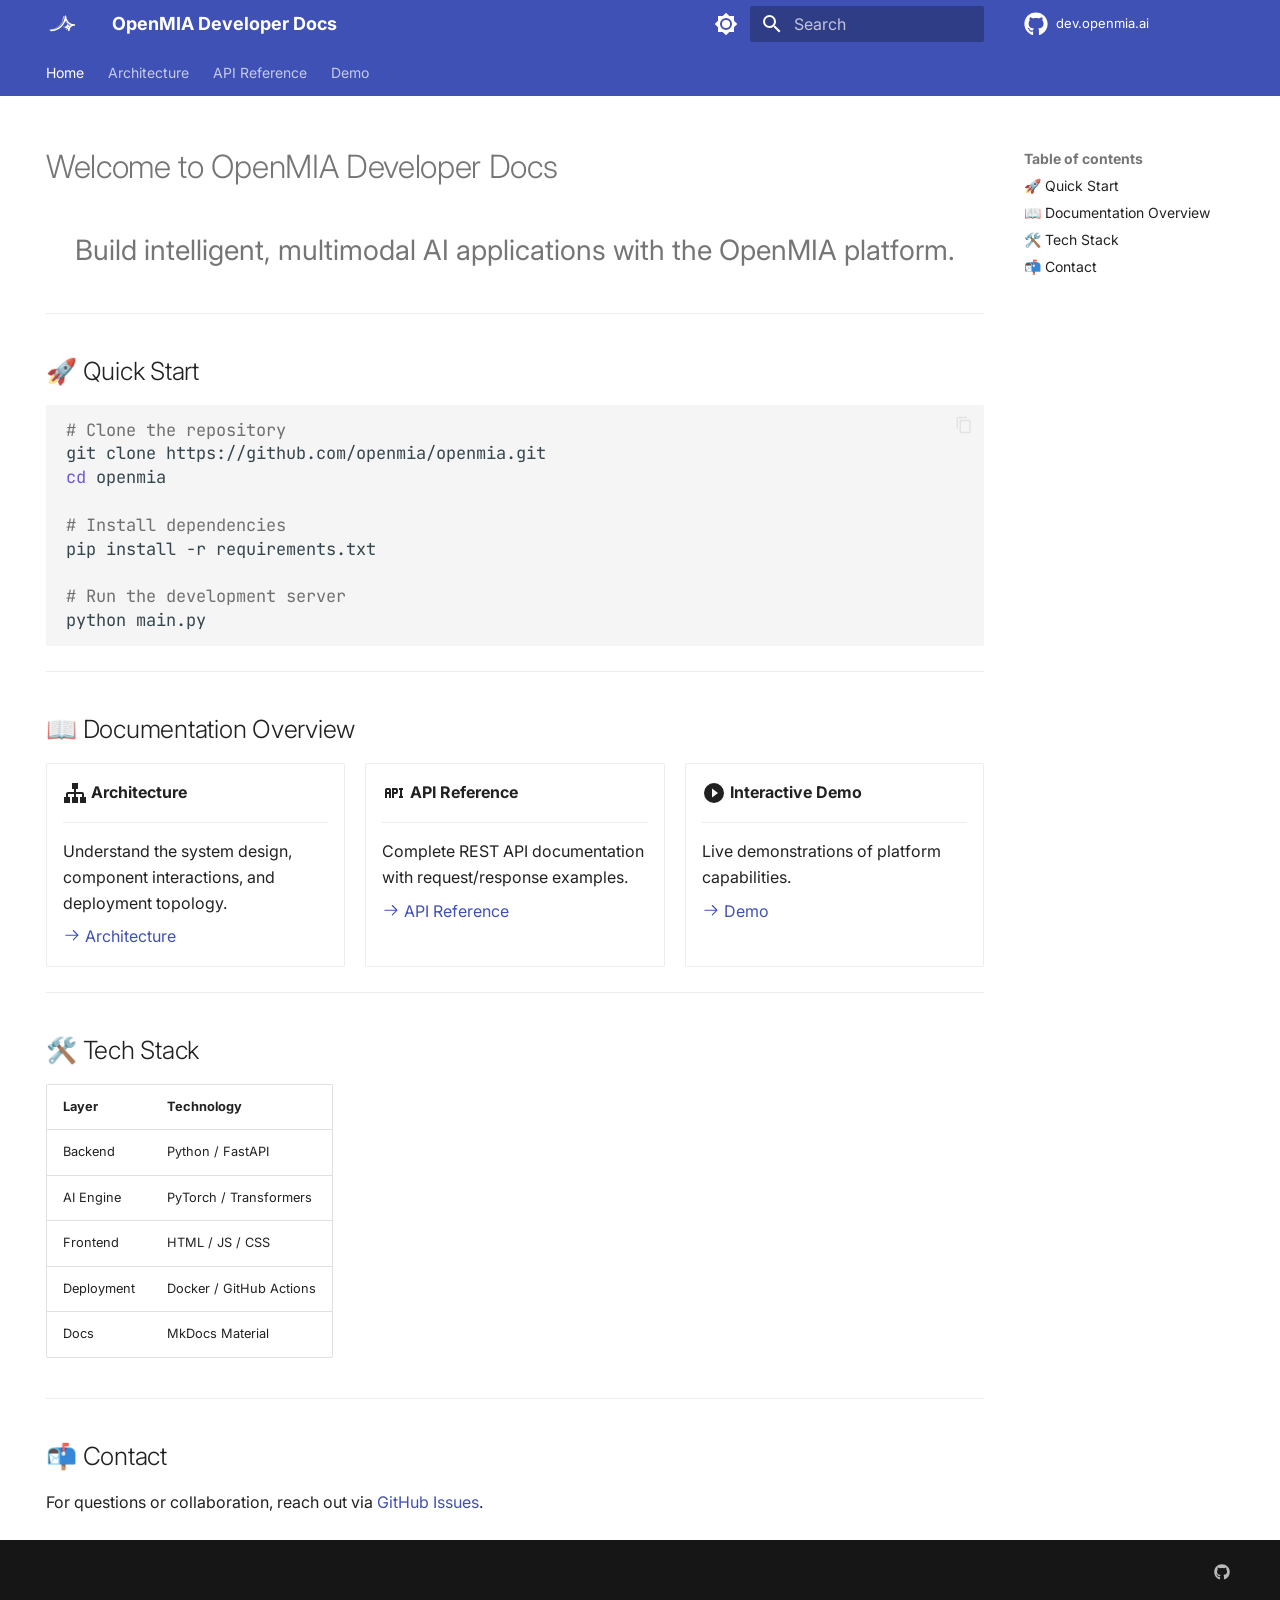
<file: index.html>
<!doctype html>
<html lang="en" class="no-js">
  <head>
    
      <meta charset="utf-8">
      <meta name="viewport" content="width=device-width,initial-scale=1">
      
        <meta name="description" content="Developer documentation for the OpenMIA platform — architecture, API reference, and interactive demos.">
      
      
        <meta name="author" content="OpenMIA Team">
      
      
        <link rel="canonical" href="https://dev.openmia.ai/">
      
      
      
        <link rel="next" href="architecture/">
      
      
        
      
      
      <link rel="icon" href="assets/logo.svg">
      <meta name="generator" content="mkdocs-1.6.1, mkdocs-material-9.7.6">
    
    
      
        <title>OpenMIA Developer Docs</title>
      
    
    
      <link rel="stylesheet" href="assets/stylesheets/main.484c7ddc.min.css">
      
        
        <link rel="stylesheet" href="assets/stylesheets/palette.ab4e12ef.min.css">
      
      


    
    
      
    
    
      
        
        
        <link rel="preconnect" href="https://fonts.gstatic.com" crossorigin>
        <link rel="stylesheet" href="https://fonts.googleapis.com/css?family=Inter:300,300i,400,400i,700,700i%7CJetBrains+Mono:400,400i,700,700i&display=fallback">
        <style>:root{--md-text-font:"Inter";--md-code-font:"JetBrains Mono"}</style>
      
    
    
      <link rel="stylesheet" href="css/custom.css">
    
    <script>__md_scope=new URL(".",location),__md_hash=e=>[...e].reduce(((e,_)=>(e<<5)-e+_.charCodeAt(0)),0),__md_get=(e,_=localStorage,t=__md_scope)=>JSON.parse(_.getItem(t.pathname+"."+e)),__md_set=(e,_,t=localStorage,a=__md_scope)=>{try{t.setItem(a.pathname+"."+e,JSON.stringify(_))}catch(e){}}</script>
    
      

    
    
  </head>
  
  
    
    
      
    
    
    
    
    <body dir="ltr" data-md-color-scheme="default" data-md-color-primary="indigo" data-md-color-accent="deep-purple">
  
    
    <input class="md-toggle" data-md-toggle="drawer" type="checkbox" id="__drawer" autocomplete="off">
    <input class="md-toggle" data-md-toggle="search" type="checkbox" id="__search" autocomplete="off">
    <label class="md-overlay" for="__drawer"></label>
    <div data-md-component="skip">
      
        
        <a href="#welcome-to-openmia-developer-docs" class="md-skip">
          Skip to content
        </a>
      
    </div>
    <div data-md-component="announce">
      
    </div>
    
    
      

<header class="md-header" data-md-component="header">
  <nav class="md-header__inner md-grid" aria-label="Header">
    <a href="." title="OpenMIA Developer Docs" class="md-header__button md-logo" aria-label="OpenMIA Developer Docs" data-md-component="logo">
      
  <img src="assets/logo.svg" alt="logo">

    </a>
    <label class="md-header__button md-icon" for="__drawer">
      
      <svg xmlns="http://www.w3.org/2000/svg" viewBox="0 0 24 24"><path d="M3 6h18v2H3zm0 5h18v2H3zm0 5h18v2H3z"/></svg>
    </label>
    <div class="md-header__title" data-md-component="header-title">
      <div class="md-header__ellipsis">
        <div class="md-header__topic">
          <span class="md-ellipsis">
            OpenMIA Developer Docs
          </span>
        </div>
        <div class="md-header__topic" data-md-component="header-topic">
          <span class="md-ellipsis">
            
              Home
            
          </span>
        </div>
      </div>
    </div>
    
      
        <form class="md-header__option" data-md-component="palette">
  
    
    
    
    <input class="md-option" data-md-color-media="(prefers-color-scheme: light)" data-md-color-scheme="default" data-md-color-primary="indigo" data-md-color-accent="deep-purple"  aria-label="Switch to dark mode"  type="radio" name="__palette" id="__palette_0">
    
      <label class="md-header__button md-icon" title="Switch to dark mode" for="__palette_1" hidden>
        <svg xmlns="http://www.w3.org/2000/svg" viewBox="0 0 24 24"><path d="M12 8a4 4 0 0 0-4 4 4 4 0 0 0 4 4 4 4 0 0 0 4-4 4 4 0 0 0-4-4m0 10a6 6 0 0 1-6-6 6 6 0 0 1 6-6 6 6 0 0 1 6 6 6 6 0 0 1-6 6m8-9.31V4h-4.69L12 .69 8.69 4H4v4.69L.69 12 4 15.31V20h4.69L12 23.31 15.31 20H20v-4.69L23.31 12z"/></svg>
      </label>
    
  
    
    
    
    <input class="md-option" data-md-color-media="(prefers-color-scheme: dark)" data-md-color-scheme="slate" data-md-color-primary="indigo" data-md-color-accent="deep-purple"  aria-label="Switch to light mode"  type="radio" name="__palette" id="__palette_1">
    
      <label class="md-header__button md-icon" title="Switch to light mode" for="__palette_0" hidden>
        <svg xmlns="http://www.w3.org/2000/svg" viewBox="0 0 24 24"><path d="M12 18c-.89 0-1.74-.2-2.5-.55C11.56 16.5 13 14.42 13 12s-1.44-4.5-3.5-5.45C10.26 6.2 11.11 6 12 6a6 6 0 0 1 6 6 6 6 0 0 1-6 6m8-9.31V4h-4.69L12 .69 8.69 4H4v4.69L.69 12 4 15.31V20h4.69L12 23.31 15.31 20H20v-4.69L23.31 12z"/></svg>
      </label>
    
  
</form>
      
    
    
      <script>var palette=__md_get("__palette");if(palette&&palette.color){if("(prefers-color-scheme)"===palette.color.media){var media=matchMedia("(prefers-color-scheme: light)"),input=document.querySelector(media.matches?"[data-md-color-media='(prefers-color-scheme: light)']":"[data-md-color-media='(prefers-color-scheme: dark)']");palette.color.media=input.getAttribute("data-md-color-media"),palette.color.scheme=input.getAttribute("data-md-color-scheme"),palette.color.primary=input.getAttribute("data-md-color-primary"),palette.color.accent=input.getAttribute("data-md-color-accent")}for(var[key,value]of Object.entries(palette.color))document.body.setAttribute("data-md-color-"+key,value)}</script>
    
    
    
      
      
        <label class="md-header__button md-icon" for="__search">
          
          <svg xmlns="http://www.w3.org/2000/svg" viewBox="0 0 24 24"><path d="M9.5 3A6.5 6.5 0 0 1 16 9.5c0 1.61-.59 3.09-1.56 4.23l.27.27h.79l5 5-1.5 1.5-5-5v-.79l-.27-.27A6.52 6.52 0 0 1 9.5 16 6.5 6.5 0 0 1 3 9.5 6.5 6.5 0 0 1 9.5 3m0 2C7 5 5 7 5 9.5S7 14 9.5 14 14 12 14 9.5 12 5 9.5 5"/></svg>
        </label>
        <div class="md-search" data-md-component="search" role="dialog">
  <label class="md-search__overlay" for="__search"></label>
  <div class="md-search__inner" role="search">
    <form class="md-search__form" name="search">
      <input type="text" class="md-search__input" name="query" aria-label="Search" placeholder="Search" autocapitalize="off" autocorrect="off" autocomplete="off" spellcheck="false" data-md-component="search-query" required>
      <label class="md-search__icon md-icon" for="__search">
        
        <svg xmlns="http://www.w3.org/2000/svg" viewBox="0 0 24 24"><path d="M9.5 3A6.5 6.5 0 0 1 16 9.5c0 1.61-.59 3.09-1.56 4.23l.27.27h.79l5 5-1.5 1.5-5-5v-.79l-.27-.27A6.52 6.52 0 0 1 9.5 16 6.5 6.5 0 0 1 3 9.5 6.5 6.5 0 0 1 9.5 3m0 2C7 5 5 7 5 9.5S7 14 9.5 14 14 12 14 9.5 12 5 9.5 5"/></svg>
        
        <svg xmlns="http://www.w3.org/2000/svg" viewBox="0 0 24 24"><path d="M20 11v2H8l5.5 5.5-1.42 1.42L4.16 12l7.92-7.92L13.5 5.5 8 11z"/></svg>
      </label>
      <nav class="md-search__options" aria-label="Search">
        
        <button type="reset" class="md-search__icon md-icon" title="Clear" aria-label="Clear" tabindex="-1">
          
          <svg xmlns="http://www.w3.org/2000/svg" viewBox="0 0 24 24"><path d="M19 6.41 17.59 5 12 10.59 6.41 5 5 6.41 10.59 12 5 17.59 6.41 19 12 13.41 17.59 19 19 17.59 13.41 12z"/></svg>
        </button>
      </nav>
      
        <div class="md-search__suggest" data-md-component="search-suggest"></div>
      
    </form>
    <div class="md-search__output">
      <div class="md-search__scrollwrap" tabindex="0" data-md-scrollfix>
        <div class="md-search-result" data-md-component="search-result">
          <div class="md-search-result__meta">
            Initializing search
          </div>
          <ol class="md-search-result__list" role="presentation"></ol>
        </div>
      </div>
    </div>
  </div>
</div>
      
    
    
      <div class="md-header__source">
        <a href="https://github.com/openmia-ai/dev.openmia.ai" title="Go to repository" class="md-source" data-md-component="source">
  <div class="md-source__icon md-icon">
    
    <svg xmlns="http://www.w3.org/2000/svg" viewBox="0 0 512 512"><!--! Font Awesome Free 7.1.0 by @fontawesome - https://fontawesome.com License - https://fontawesome.com/license/free (Icons: CC BY 4.0, Fonts: SIL OFL 1.1, Code: MIT License) Copyright 2025 Fonticons, Inc.--><path d="M173.9 397.4c0 2-2.3 3.6-5.2 3.6-3.3.3-5.6-1.3-5.6-3.6 0-2 2.3-3.6 5.2-3.6 3-.3 5.6 1.3 5.6 3.6m-31.1-4.5c-.7 2 1.3 4.3 4.3 4.9 2.6 1 5.6 0 6.2-2s-1.3-4.3-4.3-5.2c-2.6-.7-5.5.3-6.2 2.3m44.2-1.7c-2.9.7-4.9 2.6-4.6 4.9.3 2 2.9 3.3 5.9 2.6 2.9-.7 4.9-2.6 4.6-4.6-.3-1.9-3-3.2-5.9-2.9M252.8 8C114.1 8 8 113.3 8 252c0 110.9 69.8 205.8 169.5 239.2 12.8 2.3 17.3-5.6 17.3-12.1 0-6.2-.3-40.4-.3-61.4 0 0-70 15-84.7-29.8 0 0-11.4-29.1-27.8-36.6 0 0-22.9-15.7 1.6-15.4 0 0 24.9 2 38.6 25.8 21.9 38.6 58.6 27.5 72.9 20.9 2.3-16 8.8-27.1 16-33.7-55.9-6.2-112.3-14.3-112.3-110.5 0-27.5 7.6-41.3 23.6-58.9-2.6-6.5-11.1-33.3 2.6-67.9 20.9-6.5 69 27 69 27 20-5.6 41.5-8.5 62.8-8.5s42.8 2.9 62.8 8.5c0 0 48.1-33.6 69-27 13.7 34.7 5.2 61.4 2.6 67.9 16 17.7 25.8 31.5 25.8 58.9 0 96.5-58.9 104.2-114.8 110.5 9.2 7.9 17 22.9 17 46.4 0 33.7-.3 75.4-.3 83.6 0 6.5 4.6 14.4 17.3 12.1C436.2 457.8 504 362.9 504 252 504 113.3 391.5 8 252.8 8M105.2 352.9c-1.3 1-1 3.3.7 5.2 1.6 1.6 3.9 2.3 5.2 1 1.3-1 1-3.3-.7-5.2-1.6-1.6-3.9-2.3-5.2-1m-10.8-8.1c-.7 1.3.3 2.9 2.3 3.9 1.6 1 3.6.7 4.3-.7.7-1.3-.3-2.9-2.3-3.9-2-.6-3.6-.3-4.3.7m32.4 35.6c-1.6 1.3-1 4.3 1.3 6.2 2.3 2.3 5.2 2.6 6.5 1 1.3-1.3.7-4.3-1.3-6.2-2.2-2.3-5.2-2.6-6.5-1m-11.4-14.7c-1.6 1-1.6 3.6 0 5.9s4.3 3.3 5.6 2.3c1.6-1.3 1.6-3.9 0-6.2-1.4-2.3-4-3.3-5.6-2"/></svg>
  </div>
  <div class="md-source__repository">
    dev.openmia.ai
  </div>
</a>
      </div>
    
  </nav>
  
</header>
    
    <div class="md-container" data-md-component="container">
      
      
        
          
            
<nav class="md-tabs" aria-label="Tabs" data-md-component="tabs">
  <div class="md-grid">
    <ul class="md-tabs__list">
      
        
  
  
  
    
  
  
    <li class="md-tabs__item md-tabs__item--active">
      <a href="." class="md-tabs__link">
        
  
  
    
  
  Home

      </a>
    </li>
  

      
        
  
  
  
  
    <li class="md-tabs__item">
      <a href="architecture/" class="md-tabs__link">
        
  
  
    
  
  Architecture

      </a>
    </li>
  

      
        
  
  
  
  
    <li class="md-tabs__item">
      <a href="api/" class="md-tabs__link">
        
  
  
    
  
  API Reference

      </a>
    </li>
  

      
        
  
  
  
  
    <li class="md-tabs__item">
      <a href="demo/" class="md-tabs__link">
        
  
  
    
  
  Demo

      </a>
    </li>
  

      
    </ul>
  </div>
</nav>
          
        
      
      <main class="md-main" data-md-component="main">
        <div class="md-main__inner md-grid">
          
            
              
                
              
              <div class="md-sidebar md-sidebar--primary" data-md-component="sidebar" data-md-type="navigation" hidden>
                <div class="md-sidebar__scrollwrap">
                  <div class="md-sidebar__inner">
                    


  


<nav class="md-nav md-nav--primary md-nav--lifted" aria-label="Navigation" data-md-level="0">
  <label class="md-nav__title" for="__drawer">
    <a href="." title="OpenMIA Developer Docs" class="md-nav__button md-logo" aria-label="OpenMIA Developer Docs" data-md-component="logo">
      
  <img src="assets/logo.svg" alt="logo">

    </a>
    OpenMIA Developer Docs
  </label>
  
    <div class="md-nav__source">
      <a href="https://github.com/openmia-ai/dev.openmia.ai" title="Go to repository" class="md-source" data-md-component="source">
  <div class="md-source__icon md-icon">
    
    <svg xmlns="http://www.w3.org/2000/svg" viewBox="0 0 512 512"><!--! Font Awesome Free 7.1.0 by @fontawesome - https://fontawesome.com License - https://fontawesome.com/license/free (Icons: CC BY 4.0, Fonts: SIL OFL 1.1, Code: MIT License) Copyright 2025 Fonticons, Inc.--><path d="M173.9 397.4c0 2-2.3 3.6-5.2 3.6-3.3.3-5.6-1.3-5.6-3.6 0-2 2.3-3.6 5.2-3.6 3-.3 5.6 1.3 5.6 3.6m-31.1-4.5c-.7 2 1.3 4.3 4.3 4.9 2.6 1 5.6 0 6.2-2s-1.3-4.3-4.3-5.2c-2.6-.7-5.5.3-6.2 2.3m44.2-1.7c-2.9.7-4.9 2.6-4.6 4.9.3 2 2.9 3.3 5.9 2.6 2.9-.7 4.9-2.6 4.6-4.6-.3-1.9-3-3.2-5.9-2.9M252.8 8C114.1 8 8 113.3 8 252c0 110.9 69.8 205.8 169.5 239.2 12.8 2.3 17.3-5.6 17.3-12.1 0-6.2-.3-40.4-.3-61.4 0 0-70 15-84.7-29.8 0 0-11.4-29.1-27.8-36.6 0 0-22.9-15.7 1.6-15.4 0 0 24.9 2 38.6 25.8 21.9 38.6 58.6 27.5 72.9 20.9 2.3-16 8.8-27.1 16-33.7-55.9-6.2-112.3-14.3-112.3-110.5 0-27.5 7.6-41.3 23.6-58.9-2.6-6.5-11.1-33.3 2.6-67.9 20.9-6.5 69 27 69 27 20-5.6 41.5-8.5 62.8-8.5s42.8 2.9 62.8 8.5c0 0 48.1-33.6 69-27 13.7 34.7 5.2 61.4 2.6 67.9 16 17.7 25.8 31.5 25.8 58.9 0 96.5-58.9 104.2-114.8 110.5 9.2 7.9 17 22.9 17 46.4 0 33.7-.3 75.4-.3 83.6 0 6.5 4.6 14.4 17.3 12.1C436.2 457.8 504 362.9 504 252 504 113.3 391.5 8 252.8 8M105.2 352.9c-1.3 1-1 3.3.7 5.2 1.6 1.6 3.9 2.3 5.2 1 1.3-1 1-3.3-.7-5.2-1.6-1.6-3.9-2.3-5.2-1m-10.8-8.1c-.7 1.3.3 2.9 2.3 3.9 1.6 1 3.6.7 4.3-.7.7-1.3-.3-2.9-2.3-3.9-2-.6-3.6-.3-4.3.7m32.4 35.6c-1.6 1.3-1 4.3 1.3 6.2 2.3 2.3 5.2 2.6 6.5 1 1.3-1.3.7-4.3-1.3-6.2-2.2-2.3-5.2-2.6-6.5-1m-11.4-14.7c-1.6 1-1.6 3.6 0 5.9s4.3 3.3 5.6 2.3c1.6-1.3 1.6-3.9 0-6.2-1.4-2.3-4-3.3-5.6-2"/></svg>
  </div>
  <div class="md-source__repository">
    dev.openmia.ai
  </div>
</a>
    </div>
  
  <ul class="md-nav__list" data-md-scrollfix>
    
      
      
  
  
    
  
  
  
    <li class="md-nav__item md-nav__item--active">
      
      <input class="md-nav__toggle md-toggle" type="checkbox" id="__toc">
      
      
        
      
      
        <label class="md-nav__link md-nav__link--active" for="__toc">
          
  
  
  <span class="md-ellipsis">
    
  
    Home
  

    
  </span>
  
  

          <span class="md-nav__icon md-icon"></span>
        </label>
      
      <a href="." class="md-nav__link md-nav__link--active">
        
  
  
  <span class="md-ellipsis">
    
  
    Home
  

    
  </span>
  
  

      </a>
      
        

<nav class="md-nav md-nav--secondary" aria-label="Table of contents">
  
  
  
    
  
  
    <label class="md-nav__title" for="__toc">
      <span class="md-nav__icon md-icon"></span>
      Table of contents
    </label>
    <ul class="md-nav__list" data-md-component="toc" data-md-scrollfix>
      
        <li class="md-nav__item">
  <a href="#quick-start" class="md-nav__link">
    <span class="md-ellipsis">
      
        🚀 Quick Start
      
    </span>
  </a>
  
</li>
      
        <li class="md-nav__item">
  <a href="#documentation-overview" class="md-nav__link">
    <span class="md-ellipsis">
      
        📖 Documentation Overview
      
    </span>
  </a>
  
</li>
      
        <li class="md-nav__item">
  <a href="#tech-stack" class="md-nav__link">
    <span class="md-ellipsis">
      
        🛠️ Tech Stack
      
    </span>
  </a>
  
</li>
      
        <li class="md-nav__item">
  <a href="#contact" class="md-nav__link">
    <span class="md-ellipsis">
      
        📬 Contact
      
    </span>
  </a>
  
</li>
      
    </ul>
  
</nav>
      
    </li>
  

    
      
      
  
  
  
  
    <li class="md-nav__item">
      <a href="architecture/" class="md-nav__link">
        
  
  
  <span class="md-ellipsis">
    
  
    Architecture
  

    
  </span>
  
  

      </a>
    </li>
  

    
      
      
  
  
  
  
    <li class="md-nav__item">
      <a href="api/" class="md-nav__link">
        
  
  
  <span class="md-ellipsis">
    
  
    API Reference
  

    
  </span>
  
  

      </a>
    </li>
  

    
      
      
  
  
  
  
    <li class="md-nav__item">
      <a href="demo/" class="md-nav__link">
        
  
  
  <span class="md-ellipsis">
    
  
    Demo
  

    
  </span>
  
  

      </a>
    </li>
  

    
  </ul>
</nav>
                  </div>
                </div>
              </div>
            
            
              
                
              
              <div class="md-sidebar md-sidebar--secondary" data-md-component="sidebar" data-md-type="toc" >
                <div class="md-sidebar__scrollwrap">
                  <div class="md-sidebar__inner">
                    

<nav class="md-nav md-nav--secondary" aria-label="Table of contents">
  
  
  
    
  
  
    <label class="md-nav__title" for="__toc">
      <span class="md-nav__icon md-icon"></span>
      Table of contents
    </label>
    <ul class="md-nav__list" data-md-component="toc" data-md-scrollfix>
      
        <li class="md-nav__item">
  <a href="#quick-start" class="md-nav__link">
    <span class="md-ellipsis">
      
        🚀 Quick Start
      
    </span>
  </a>
  
</li>
      
        <li class="md-nav__item">
  <a href="#documentation-overview" class="md-nav__link">
    <span class="md-ellipsis">
      
        📖 Documentation Overview
      
    </span>
  </a>
  
</li>
      
        <li class="md-nav__item">
  <a href="#tech-stack" class="md-nav__link">
    <span class="md-ellipsis">
      
        🛠️ Tech Stack
      
    </span>
  </a>
  
</li>
      
        <li class="md-nav__item">
  <a href="#contact" class="md-nav__link">
    <span class="md-ellipsis">
      
        📬 Contact
      
    </span>
  </a>
  
</li>
      
    </ul>
  
</nav>
                  </div>
                </div>
              </div>
            
          
          
            <div class="md-content" data-md-component="content">
              
              <article class="md-content__inner md-typeset">
                
                  
  



  
  


<h1 id="welcome-to-openmia-developer-docs">Welcome to OpenMIA Developer Docs<a class="headerlink" href="#welcome-to-openmia-developer-docs" title="Permanent link">&para;</a></h1>
<div style="text-align: center; margin: 2rem 0;">
  <p style="font-size: 1.4rem; color: var(--md-default-fg-color--light);">
    Build intelligent, multimodal AI applications with the OpenMIA platform.
  </p>
</div>

<hr />
<h2 id="quick-start">🚀 Quick Start<a class="headerlink" href="#quick-start" title="Permanent link">&para;</a></h2>
<div class="highlight"><pre><span></span><code><a id="__codelineno-0-1" name="__codelineno-0-1" href="#__codelineno-0-1"></a><span class="c1"># Clone the repository</span>
<a id="__codelineno-0-2" name="__codelineno-0-2" href="#__codelineno-0-2"></a>git<span class="w"> </span>clone<span class="w"> </span>https://github.com/openmia/openmia.git
<a id="__codelineno-0-3" name="__codelineno-0-3" href="#__codelineno-0-3"></a><span class="nb">cd</span><span class="w"> </span>openmia
<a id="__codelineno-0-4" name="__codelineno-0-4" href="#__codelineno-0-4"></a>
<a id="__codelineno-0-5" name="__codelineno-0-5" href="#__codelineno-0-5"></a><span class="c1"># Install dependencies</span>
<a id="__codelineno-0-6" name="__codelineno-0-6" href="#__codelineno-0-6"></a>pip<span class="w"> </span>install<span class="w"> </span>-r<span class="w"> </span>requirements.txt
<a id="__codelineno-0-7" name="__codelineno-0-7" href="#__codelineno-0-7"></a>
<a id="__codelineno-0-8" name="__codelineno-0-8" href="#__codelineno-0-8"></a><span class="c1"># Run the development server</span>
<a id="__codelineno-0-9" name="__codelineno-0-9" href="#__codelineno-0-9"></a>python<span class="w"> </span>main.py
</code></pre></div>
<hr />
<h2 id="documentation-overview">📖 Documentation Overview<a class="headerlink" href="#documentation-overview" title="Permanent link">&para;</a></h2>
<div class="grid cards">
<ul>
<li>
<p><span class="twemoji lg middle"><svg xmlns="http://www.w3.org/2000/svg" viewBox="0 0 24 24"><path d="M9 2v6h2v3H5c-1.11 0-2 .89-2 2v3H1v6h6v-6H5v-3h6v3H9v6h6v-6h-2v-3h6v3h-2v6h6v-6h-2v-3c0-1.11-.89-2-2-2h-6V8h2V2z"/></svg></span> <strong>Architecture</strong></p>
<hr />
<p>Understand the system design, component interactions, and deployment topology.</p>
<p><a href="architecture/"><span class="twemoji"><svg xmlns="http://www.w3.org/2000/svg" viewBox="0 0 24 24"><path d="M13.22 19.03a.75.75 0 0 1 0-1.06L18.19 13H3.75a.75.75 0 0 1 0-1.5h14.44l-4.97-4.97a.749.749 0 0 1 .326-1.275.75.75 0 0 1 .734.215l6.25 6.25a.75.75 0 0 1 0 1.06l-6.25 6.25a.75.75 0 0 1-1.06 0"/></svg></span> Architecture</a></p>
</li>
<li>
<p><span class="twemoji lg middle"><svg xmlns="http://www.w3.org/2000/svg" viewBox="0 0 24 24"><path d="M7 7H5a2 2 0 0 0-2 2v8h2v-4h2v4h2V9a2 2 0 0 0-2-2m0 4H5V9h2m7-2h-4v10h2v-4h2a2 2 0 0 0 2-2V9a2 2 0 0 0-2-2m0 4h-2V9h2m6 0v6h1v2h-4v-2h1V9h-1V7h4v2Z"/></svg></span> <strong>API Reference</strong></p>
<hr />
<p>Complete REST API documentation with request/response examples.</p>
<p><a href="api/"><span class="twemoji"><svg xmlns="http://www.w3.org/2000/svg" viewBox="0 0 24 24"><path d="M13.22 19.03a.75.75 0 0 1 0-1.06L18.19 13H3.75a.75.75 0 0 1 0-1.5h14.44l-4.97-4.97a.749.749 0 0 1 .326-1.275.75.75 0 0 1 .734.215l6.25 6.25a.75.75 0 0 1 0 1.06l-6.25 6.25a.75.75 0 0 1-1.06 0"/></svg></span> API Reference</a></p>
</li>
<li>
<p><span class="twemoji lg middle"><svg xmlns="http://www.w3.org/2000/svg" viewBox="0 0 24 24"><path d="M10 16.5v-9l6 4.5M12 2A10 10 0 0 0 2 12a10 10 0 0 0 10 10 10 10 0 0 0 10-10A10 10 0 0 0 12 2"/></svg></span> <strong>Interactive Demo</strong></p>
<hr />
<p>Live demonstrations of platform capabilities.</p>
<p><a href="demo/"><span class="twemoji"><svg xmlns="http://www.w3.org/2000/svg" viewBox="0 0 24 24"><path d="M13.22 19.03a.75.75 0 0 1 0-1.06L18.19 13H3.75a.75.75 0 0 1 0-1.5h14.44l-4.97-4.97a.749.749 0 0 1 .326-1.275.75.75 0 0 1 .734.215l6.25 6.25a.75.75 0 0 1 0 1.06l-6.25 6.25a.75.75 0 0 1-1.06 0"/></svg></span> Demo</a></p>
</li>
</ul>
</div>
<hr />
<h2 id="tech-stack">🛠️ Tech Stack<a class="headerlink" href="#tech-stack" title="Permanent link">&para;</a></h2>
<table>
<thead>
<tr>
<th>Layer</th>
<th>Technology</th>
</tr>
</thead>
<tbody>
<tr>
<td>Backend</td>
<td>Python / FastAPI</td>
</tr>
<tr>
<td>AI Engine</td>
<td>PyTorch / Transformers</td>
</tr>
<tr>
<td>Frontend</td>
<td>HTML / JS / CSS</td>
</tr>
<tr>
<td>Deployment</td>
<td>Docker / GitHub Actions</td>
</tr>
<tr>
<td>Docs</td>
<td>MkDocs Material</td>
</tr>
</tbody>
</table>
<hr />
<h2 id="contact">📬 Contact<a class="headerlink" href="#contact" title="Permanent link">&para;</a></h2>
<p>For questions or collaboration, reach out via <a href="https://github.com/openmia/openmia/issues">GitHub Issues</a>.</p>







  
  




  



                
              </article>
            </div>
          
          
<script>var target=document.getElementById(location.hash.slice(1));target&&target.name&&(target.checked=target.name.startsWith("__tabbed_"))</script>
        </div>
        
          <button type="button" class="md-top md-icon" data-md-component="top" hidden>
  
  <svg xmlns="http://www.w3.org/2000/svg" viewBox="0 0 24 24"><path d="M13 20h-2V8l-5.5 5.5-1.42-1.42L12 4.16l7.92 7.92-1.42 1.42L13 8z"/></svg>
  Back to top
</button>
        
      </main>
      
        <footer class="md-footer">
  
  <div class="md-footer-meta md-typeset">
    <div class="md-footer-meta__inner md-grid">
      <div class="md-copyright">
  
  
</div>
      
        
<div class="md-social">
  
    
    
    
    
      
      
    
    <a href="https://github.com/openmia" target="_blank" rel="noopener" title="github.com" class="md-social__link">
      <svg xmlns="http://www.w3.org/2000/svg" viewBox="0 0 512 512"><!--! Font Awesome Free 7.1.0 by @fontawesome - https://fontawesome.com License - https://fontawesome.com/license/free (Icons: CC BY 4.0, Fonts: SIL OFL 1.1, Code: MIT License) Copyright 2025 Fonticons, Inc.--><path d="M173.9 397.4c0 2-2.3 3.6-5.2 3.6-3.3.3-5.6-1.3-5.6-3.6 0-2 2.3-3.6 5.2-3.6 3-.3 5.6 1.3 5.6 3.6m-31.1-4.5c-.7 2 1.3 4.3 4.3 4.9 2.6 1 5.6 0 6.2-2s-1.3-4.3-4.3-5.2c-2.6-.7-5.5.3-6.2 2.3m44.2-1.7c-2.9.7-4.9 2.6-4.6 4.9.3 2 2.9 3.3 5.9 2.6 2.9-.7 4.9-2.6 4.6-4.6-.3-1.9-3-3.2-5.9-2.9M252.8 8C114.1 8 8 113.3 8 252c0 110.9 69.8 205.8 169.5 239.2 12.8 2.3 17.3-5.6 17.3-12.1 0-6.2-.3-40.4-.3-61.4 0 0-70 15-84.7-29.8 0 0-11.4-29.1-27.8-36.6 0 0-22.9-15.7 1.6-15.4 0 0 24.9 2 38.6 25.8 21.9 38.6 58.6 27.5 72.9 20.9 2.3-16 8.8-27.1 16-33.7-55.9-6.2-112.3-14.3-112.3-110.5 0-27.5 7.6-41.3 23.6-58.9-2.6-6.5-11.1-33.3 2.6-67.9 20.9-6.5 69 27 69 27 20-5.6 41.5-8.5 62.8-8.5s42.8 2.9 62.8 8.5c0 0 48.1-33.6 69-27 13.7 34.7 5.2 61.4 2.6 67.9 16 17.7 25.8 31.5 25.8 58.9 0 96.5-58.9 104.2-114.8 110.5 9.2 7.9 17 22.9 17 46.4 0 33.7-.3 75.4-.3 83.6 0 6.5 4.6 14.4 17.3 12.1C436.2 457.8 504 362.9 504 252 504 113.3 391.5 8 252.8 8M105.2 352.9c-1.3 1-1 3.3.7 5.2 1.6 1.6 3.9 2.3 5.2 1 1.3-1 1-3.3-.7-5.2-1.6-1.6-3.9-2.3-5.2-1m-10.8-8.1c-.7 1.3.3 2.9 2.3 3.9 1.6 1 3.6.7 4.3-.7.7-1.3-.3-2.9-2.3-3.9-2-.6-3.6-.3-4.3.7m32.4 35.6c-1.6 1.3-1 4.3 1.3 6.2 2.3 2.3 5.2 2.6 6.5 1 1.3-1.3.7-4.3-1.3-6.2-2.2-2.3-5.2-2.6-6.5-1m-11.4-14.7c-1.6 1-1.6 3.6 0 5.9s4.3 3.3 5.6 2.3c1.6-1.3 1.6-3.9 0-6.2-1.4-2.3-4-3.3-5.6-2"/></svg>
    </a>
  
</div>
      
    </div>
  </div>
</footer>
      
    </div>
    <div class="md-dialog" data-md-component="dialog">
      <div class="md-dialog__inner md-typeset"></div>
    </div>
    
    
    
      
      
      <script id="__config" type="application/json">{"annotate": null, "base": ".", "features": ["navigation.tabs", "navigation.sections", "navigation.top", "navigation.expand", "navigation.indexes", "content.code.copy", "content.code.annotate", "search.suggest", "search.highlight", "toc.follow"], "search": "assets/javascripts/workers/search.2c215733.min.js", "tags": null, "translations": {"clipboard.copied": "Copied to clipboard", "clipboard.copy": "Copy to clipboard", "search.result.more.one": "1 more on this page", "search.result.more.other": "# more on this page", "search.result.none": "No matching documents", "search.result.one": "1 matching document", "search.result.other": "# matching documents", "search.result.placeholder": "Type to start searching", "search.result.term.missing": "Missing", "select.version": "Select version"}, "version": null}</script>
    
    
      <script src="assets/javascripts/bundle.79ae519e.min.js"></script>
      
        <script src="js/custom.js"></script>
      
    
  </body>
</html>
</file>
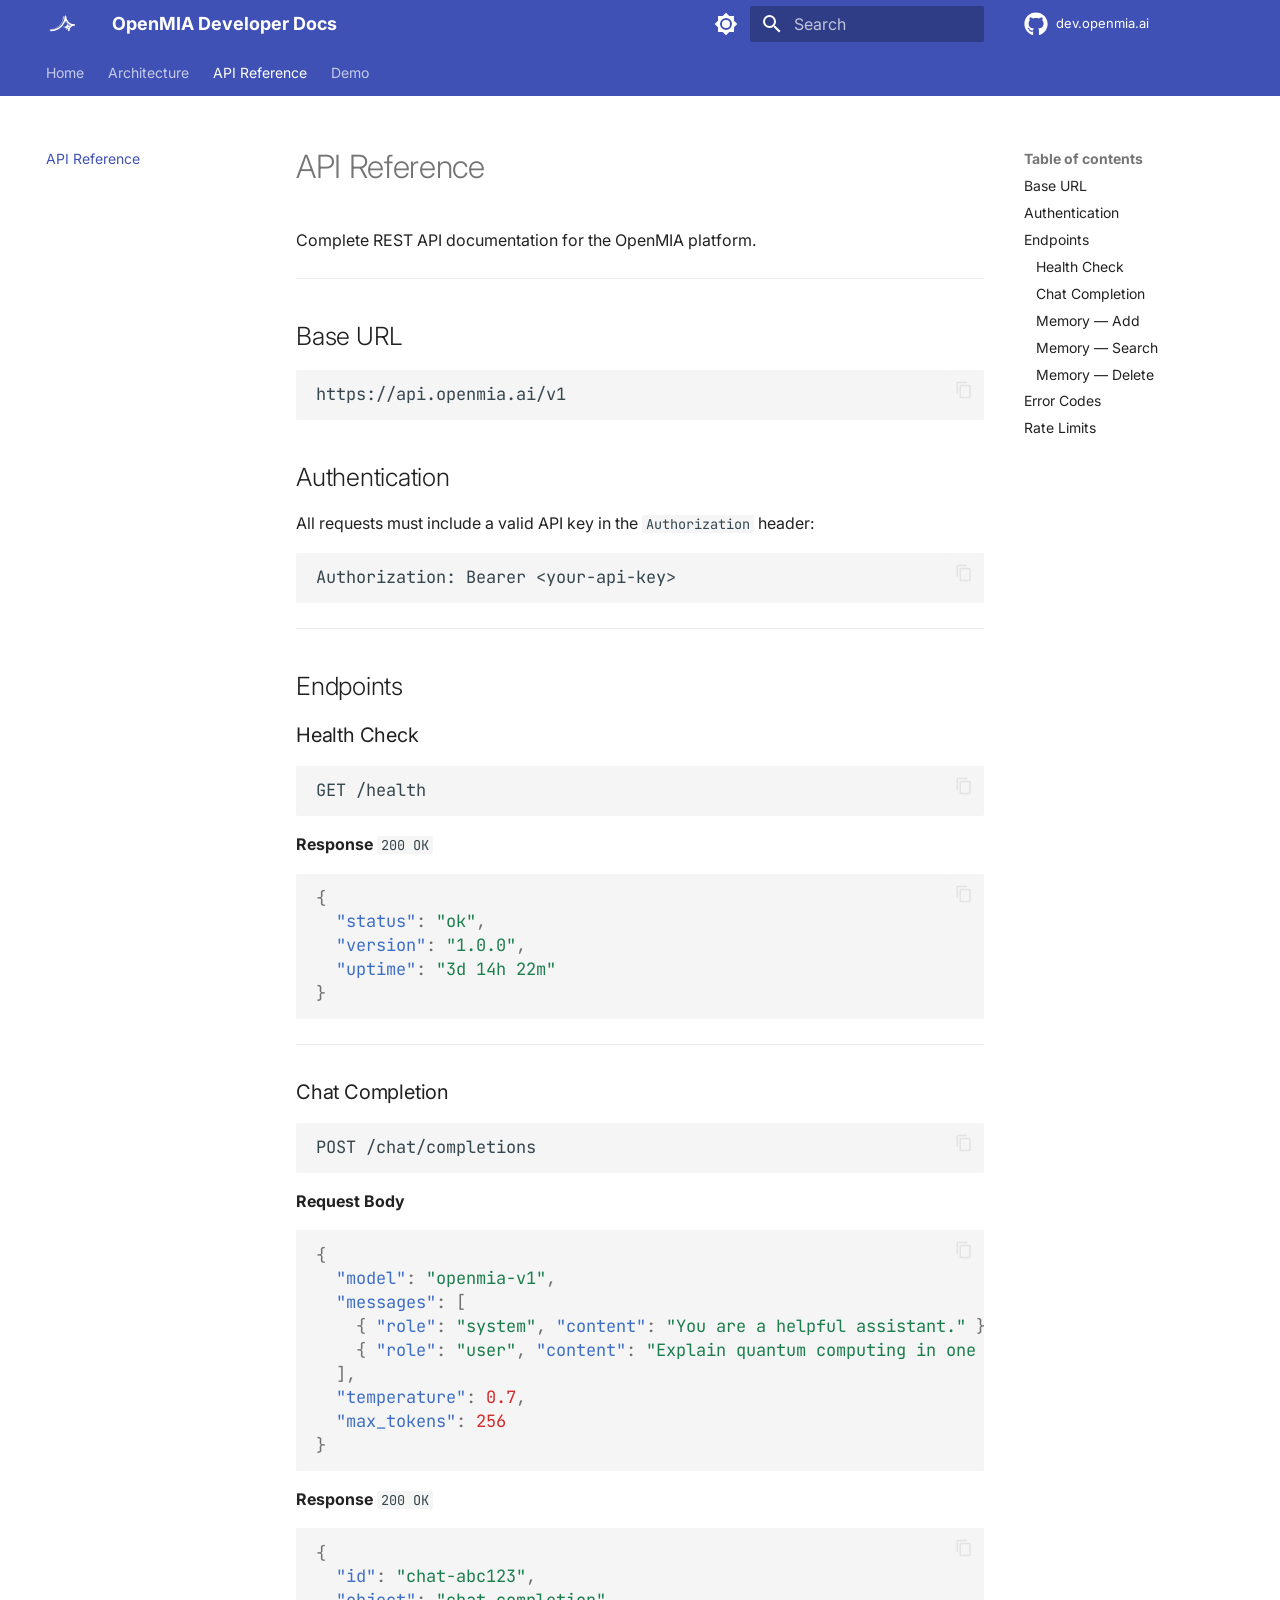
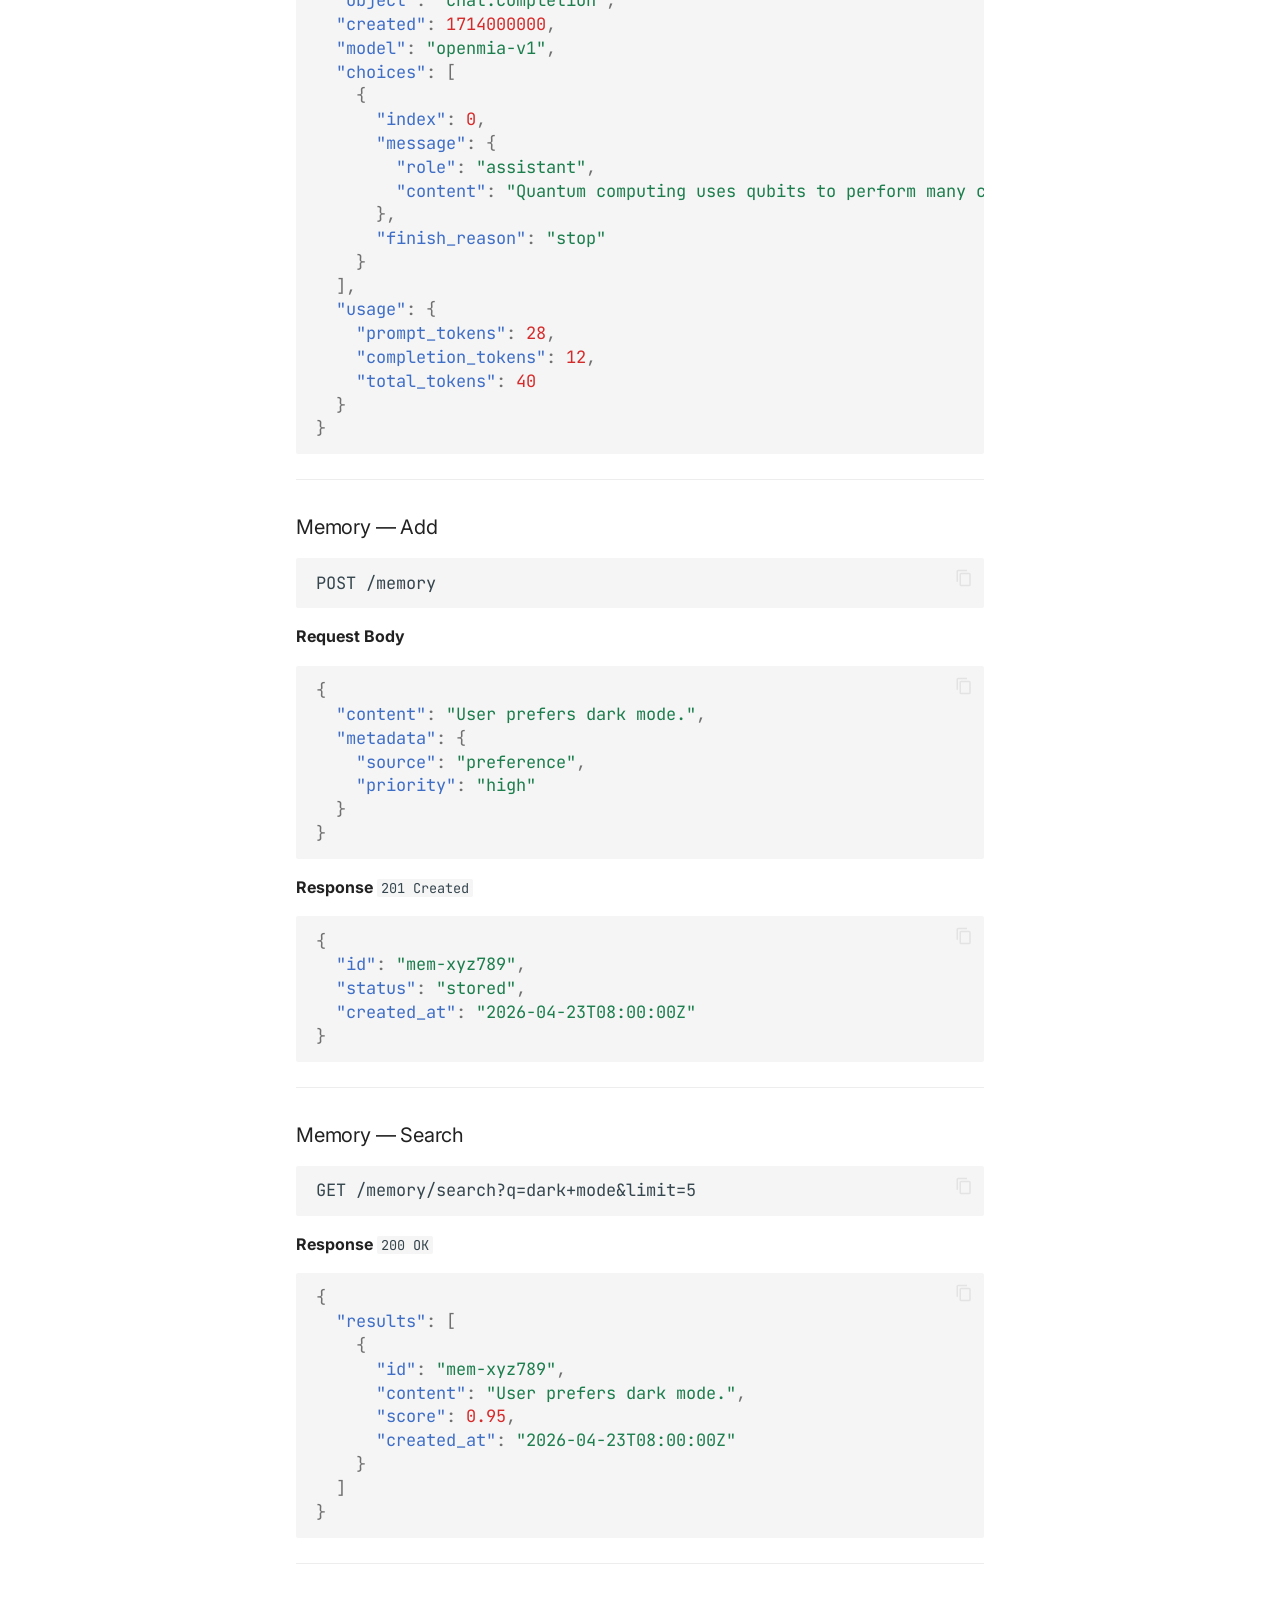
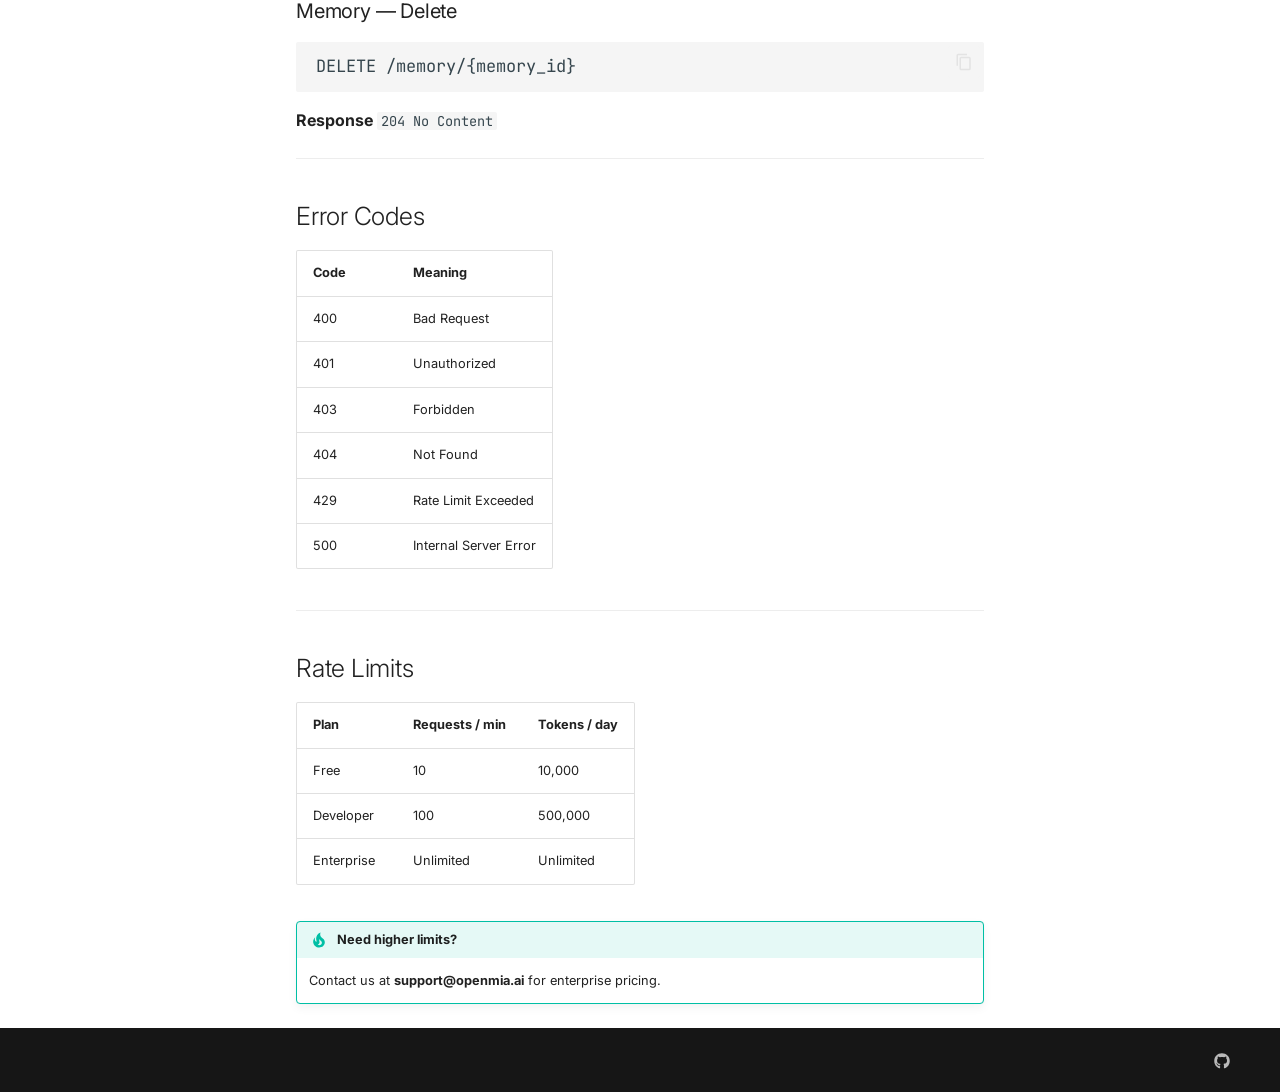
<file: api/index.html>
<!doctype html>
<html lang="en" class="no-js">
  <head>
    
      <meta charset="utf-8">
      <meta name="viewport" content="width=device-width,initial-scale=1">
      
        <meta name="description" content="Developer documentation for the OpenMIA platform — architecture, API reference, and interactive demos.">
      
      
        <meta name="author" content="OpenMIA Team">
      
      
        <link rel="canonical" href="https://dev.openmia.ai/api/">
      
      
        <link rel="prev" href="../architecture/">
      
      
        <link rel="next" href="../demo/">
      
      
        
      
      
      <link rel="icon" href="../assets/logo.svg">
      <meta name="generator" content="mkdocs-1.6.1, mkdocs-material-9.7.6">
    
    
      
        <title>API Reference - OpenMIA Developer Docs</title>
      
    
    
      <link rel="stylesheet" href="../assets/stylesheets/main.484c7ddc.min.css">
      
        
        <link rel="stylesheet" href="../assets/stylesheets/palette.ab4e12ef.min.css">
      
      


    
    
      
    
    
      
        
        
        <link rel="preconnect" href="https://fonts.gstatic.com" crossorigin>
        <link rel="stylesheet" href="https://fonts.googleapis.com/css?family=Inter:300,300i,400,400i,700,700i%7CJetBrains+Mono:400,400i,700,700i&display=fallback">
        <style>:root{--md-text-font:"Inter";--md-code-font:"JetBrains Mono"}</style>
      
    
    
      <link rel="stylesheet" href="../css/custom.css">
    
    <script>__md_scope=new URL("..",location),__md_hash=e=>[...e].reduce(((e,_)=>(e<<5)-e+_.charCodeAt(0)),0),__md_get=(e,_=localStorage,t=__md_scope)=>JSON.parse(_.getItem(t.pathname+"."+e)),__md_set=(e,_,t=localStorage,a=__md_scope)=>{try{t.setItem(a.pathname+"."+e,JSON.stringify(_))}catch(e){}}</script>
    
      

    
    
  </head>
  
  
    
    
      
    
    
    
    
    <body dir="ltr" data-md-color-scheme="default" data-md-color-primary="indigo" data-md-color-accent="deep-purple">
  
    
    <input class="md-toggle" data-md-toggle="drawer" type="checkbox" id="__drawer" autocomplete="off">
    <input class="md-toggle" data-md-toggle="search" type="checkbox" id="__search" autocomplete="off">
    <label class="md-overlay" for="__drawer"></label>
    <div data-md-component="skip">
      
        
        <a href="#api-reference" class="md-skip">
          Skip to content
        </a>
      
    </div>
    <div data-md-component="announce">
      
    </div>
    
    
      

<header class="md-header" data-md-component="header">
  <nav class="md-header__inner md-grid" aria-label="Header">
    <a href=".." title="OpenMIA Developer Docs" class="md-header__button md-logo" aria-label="OpenMIA Developer Docs" data-md-component="logo">
      
  <img src="../assets/logo.svg" alt="logo">

    </a>
    <label class="md-header__button md-icon" for="__drawer">
      
      <svg xmlns="http://www.w3.org/2000/svg" viewBox="0 0 24 24"><path d="M3 6h18v2H3zm0 5h18v2H3zm0 5h18v2H3z"/></svg>
    </label>
    <div class="md-header__title" data-md-component="header-title">
      <div class="md-header__ellipsis">
        <div class="md-header__topic">
          <span class="md-ellipsis">
            OpenMIA Developer Docs
          </span>
        </div>
        <div class="md-header__topic" data-md-component="header-topic">
          <span class="md-ellipsis">
            
              API Reference
            
          </span>
        </div>
      </div>
    </div>
    
      
        <form class="md-header__option" data-md-component="palette">
  
    
    
    
    <input class="md-option" data-md-color-media="(prefers-color-scheme: light)" data-md-color-scheme="default" data-md-color-primary="indigo" data-md-color-accent="deep-purple"  aria-label="Switch to dark mode"  type="radio" name="__palette" id="__palette_0">
    
      <label class="md-header__button md-icon" title="Switch to dark mode" for="__palette_1" hidden>
        <svg xmlns="http://www.w3.org/2000/svg" viewBox="0 0 24 24"><path d="M12 8a4 4 0 0 0-4 4 4 4 0 0 0 4 4 4 4 0 0 0 4-4 4 4 0 0 0-4-4m0 10a6 6 0 0 1-6-6 6 6 0 0 1 6-6 6 6 0 0 1 6 6 6 6 0 0 1-6 6m8-9.31V4h-4.69L12 .69 8.69 4H4v4.69L.69 12 4 15.31V20h4.69L12 23.31 15.31 20H20v-4.69L23.31 12z"/></svg>
      </label>
    
  
    
    
    
    <input class="md-option" data-md-color-media="(prefers-color-scheme: dark)" data-md-color-scheme="slate" data-md-color-primary="indigo" data-md-color-accent="deep-purple"  aria-label="Switch to light mode"  type="radio" name="__palette" id="__palette_1">
    
      <label class="md-header__button md-icon" title="Switch to light mode" for="__palette_0" hidden>
        <svg xmlns="http://www.w3.org/2000/svg" viewBox="0 0 24 24"><path d="M12 18c-.89 0-1.74-.2-2.5-.55C11.56 16.5 13 14.42 13 12s-1.44-4.5-3.5-5.45C10.26 6.2 11.11 6 12 6a6 6 0 0 1 6 6 6 6 0 0 1-6 6m8-9.31V4h-4.69L12 .69 8.69 4H4v4.69L.69 12 4 15.31V20h4.69L12 23.31 15.31 20H20v-4.69L23.31 12z"/></svg>
      </label>
    
  
</form>
      
    
    
      <script>var palette=__md_get("__palette");if(palette&&palette.color){if("(prefers-color-scheme)"===palette.color.media){var media=matchMedia("(prefers-color-scheme: light)"),input=document.querySelector(media.matches?"[data-md-color-media='(prefers-color-scheme: light)']":"[data-md-color-media='(prefers-color-scheme: dark)']");palette.color.media=input.getAttribute("data-md-color-media"),palette.color.scheme=input.getAttribute("data-md-color-scheme"),palette.color.primary=input.getAttribute("data-md-color-primary"),palette.color.accent=input.getAttribute("data-md-color-accent")}for(var[key,value]of Object.entries(palette.color))document.body.setAttribute("data-md-color-"+key,value)}</script>
    
    
    
      
      
        <label class="md-header__button md-icon" for="__search">
          
          <svg xmlns="http://www.w3.org/2000/svg" viewBox="0 0 24 24"><path d="M9.5 3A6.5 6.5 0 0 1 16 9.5c0 1.61-.59 3.09-1.56 4.23l.27.27h.79l5 5-1.5 1.5-5-5v-.79l-.27-.27A6.52 6.52 0 0 1 9.5 16 6.5 6.5 0 0 1 3 9.5 6.5 6.5 0 0 1 9.5 3m0 2C7 5 5 7 5 9.5S7 14 9.5 14 14 12 14 9.5 12 5 9.5 5"/></svg>
        </label>
        <div class="md-search" data-md-component="search" role="dialog">
  <label class="md-search__overlay" for="__search"></label>
  <div class="md-search__inner" role="search">
    <form class="md-search__form" name="search">
      <input type="text" class="md-search__input" name="query" aria-label="Search" placeholder="Search" autocapitalize="off" autocorrect="off" autocomplete="off" spellcheck="false" data-md-component="search-query" required>
      <label class="md-search__icon md-icon" for="__search">
        
        <svg xmlns="http://www.w3.org/2000/svg" viewBox="0 0 24 24"><path d="M9.5 3A6.5 6.5 0 0 1 16 9.5c0 1.61-.59 3.09-1.56 4.23l.27.27h.79l5 5-1.5 1.5-5-5v-.79l-.27-.27A6.52 6.52 0 0 1 9.5 16 6.5 6.5 0 0 1 3 9.5 6.5 6.5 0 0 1 9.5 3m0 2C7 5 5 7 5 9.5S7 14 9.5 14 14 12 14 9.5 12 5 9.5 5"/></svg>
        
        <svg xmlns="http://www.w3.org/2000/svg" viewBox="0 0 24 24"><path d="M20 11v2H8l5.5 5.5-1.42 1.42L4.16 12l7.92-7.92L13.5 5.5 8 11z"/></svg>
      </label>
      <nav class="md-search__options" aria-label="Search">
        
        <button type="reset" class="md-search__icon md-icon" title="Clear" aria-label="Clear" tabindex="-1">
          
          <svg xmlns="http://www.w3.org/2000/svg" viewBox="0 0 24 24"><path d="M19 6.41 17.59 5 12 10.59 6.41 5 5 6.41 10.59 12 5 17.59 6.41 19 12 13.41 17.59 19 19 17.59 13.41 12z"/></svg>
        </button>
      </nav>
      
        <div class="md-search__suggest" data-md-component="search-suggest"></div>
      
    </form>
    <div class="md-search__output">
      <div class="md-search__scrollwrap" tabindex="0" data-md-scrollfix>
        <div class="md-search-result" data-md-component="search-result">
          <div class="md-search-result__meta">
            Initializing search
          </div>
          <ol class="md-search-result__list" role="presentation"></ol>
        </div>
      </div>
    </div>
  </div>
</div>
      
    
    
      <div class="md-header__source">
        <a href="https://github.com/openmia-ai/dev.openmia.ai" title="Go to repository" class="md-source" data-md-component="source">
  <div class="md-source__icon md-icon">
    
    <svg xmlns="http://www.w3.org/2000/svg" viewBox="0 0 512 512"><!--! Font Awesome Free 7.1.0 by @fontawesome - https://fontawesome.com License - https://fontawesome.com/license/free (Icons: CC BY 4.0, Fonts: SIL OFL 1.1, Code: MIT License) Copyright 2025 Fonticons, Inc.--><path d="M173.9 397.4c0 2-2.3 3.6-5.2 3.6-3.3.3-5.6-1.3-5.6-3.6 0-2 2.3-3.6 5.2-3.6 3-.3 5.6 1.3 5.6 3.6m-31.1-4.5c-.7 2 1.3 4.3 4.3 4.9 2.6 1 5.6 0 6.2-2s-1.3-4.3-4.3-5.2c-2.6-.7-5.5.3-6.2 2.3m44.2-1.7c-2.9.7-4.9 2.6-4.6 4.9.3 2 2.9 3.3 5.9 2.6 2.9-.7 4.9-2.6 4.6-4.6-.3-1.9-3-3.2-5.9-2.9M252.8 8C114.1 8 8 113.3 8 252c0 110.9 69.8 205.8 169.5 239.2 12.8 2.3 17.3-5.6 17.3-12.1 0-6.2-.3-40.4-.3-61.4 0 0-70 15-84.7-29.8 0 0-11.4-29.1-27.8-36.6 0 0-22.9-15.7 1.6-15.4 0 0 24.9 2 38.6 25.8 21.9 38.6 58.6 27.5 72.9 20.9 2.3-16 8.8-27.1 16-33.7-55.9-6.2-112.3-14.3-112.3-110.5 0-27.5 7.6-41.3 23.6-58.9-2.6-6.5-11.1-33.3 2.6-67.9 20.9-6.5 69 27 69 27 20-5.6 41.5-8.5 62.8-8.5s42.8 2.9 62.8 8.5c0 0 48.1-33.6 69-27 13.7 34.7 5.2 61.4 2.6 67.9 16 17.7 25.8 31.5 25.8 58.9 0 96.5-58.9 104.2-114.8 110.5 9.2 7.9 17 22.9 17 46.4 0 33.7-.3 75.4-.3 83.6 0 6.5 4.6 14.4 17.3 12.1C436.2 457.8 504 362.9 504 252 504 113.3 391.5 8 252.8 8M105.2 352.9c-1.3 1-1 3.3.7 5.2 1.6 1.6 3.9 2.3 5.2 1 1.3-1 1-3.3-.7-5.2-1.6-1.6-3.9-2.3-5.2-1m-10.8-8.1c-.7 1.3.3 2.9 2.3 3.9 1.6 1 3.6.7 4.3-.7.7-1.3-.3-2.9-2.3-3.9-2-.6-3.6-.3-4.3.7m32.4 35.6c-1.6 1.3-1 4.3 1.3 6.2 2.3 2.3 5.2 2.6 6.5 1 1.3-1.3.7-4.3-1.3-6.2-2.2-2.3-5.2-2.6-6.5-1m-11.4-14.7c-1.6 1-1.6 3.6 0 5.9s4.3 3.3 5.6 2.3c1.6-1.3 1.6-3.9 0-6.2-1.4-2.3-4-3.3-5.6-2"/></svg>
  </div>
  <div class="md-source__repository">
    dev.openmia.ai
  </div>
</a>
      </div>
    
  </nav>
  
</header>
    
    <div class="md-container" data-md-component="container">
      
      
        
          
            
<nav class="md-tabs" aria-label="Tabs" data-md-component="tabs">
  <div class="md-grid">
    <ul class="md-tabs__list">
      
        
  
  
  
  
    <li class="md-tabs__item">
      <a href=".." class="md-tabs__link">
        
  
  
    
  
  Home

      </a>
    </li>
  

      
        
  
  
  
  
    <li class="md-tabs__item">
      <a href="../architecture/" class="md-tabs__link">
        
  
  
    
  
  Architecture

      </a>
    </li>
  

      
        
  
  
  
    
  
  
    <li class="md-tabs__item md-tabs__item--active">
      <a href="./" class="md-tabs__link">
        
  
  
    
  
  API Reference

      </a>
    </li>
  

      
        
  
  
  
  
    <li class="md-tabs__item">
      <a href="../demo/" class="md-tabs__link">
        
  
  
    
  
  Demo

      </a>
    </li>
  

      
    </ul>
  </div>
</nav>
          
        
      
      <main class="md-main" data-md-component="main">
        <div class="md-main__inner md-grid">
          
            
              
              <div class="md-sidebar md-sidebar--primary" data-md-component="sidebar" data-md-type="navigation" >
                <div class="md-sidebar__scrollwrap">
                  <div class="md-sidebar__inner">
                    


  


<nav class="md-nav md-nav--primary md-nav--lifted" aria-label="Navigation" data-md-level="0">
  <label class="md-nav__title" for="__drawer">
    <a href=".." title="OpenMIA Developer Docs" class="md-nav__button md-logo" aria-label="OpenMIA Developer Docs" data-md-component="logo">
      
  <img src="../assets/logo.svg" alt="logo">

    </a>
    OpenMIA Developer Docs
  </label>
  
    <div class="md-nav__source">
      <a href="https://github.com/openmia-ai/dev.openmia.ai" title="Go to repository" class="md-source" data-md-component="source">
  <div class="md-source__icon md-icon">
    
    <svg xmlns="http://www.w3.org/2000/svg" viewBox="0 0 512 512"><!--! Font Awesome Free 7.1.0 by @fontawesome - https://fontawesome.com License - https://fontawesome.com/license/free (Icons: CC BY 4.0, Fonts: SIL OFL 1.1, Code: MIT License) Copyright 2025 Fonticons, Inc.--><path d="M173.9 397.4c0 2-2.3 3.6-5.2 3.6-3.3.3-5.6-1.3-5.6-3.6 0-2 2.3-3.6 5.2-3.6 3-.3 5.6 1.3 5.6 3.6m-31.1-4.5c-.7 2 1.3 4.3 4.3 4.9 2.6 1 5.6 0 6.2-2s-1.3-4.3-4.3-5.2c-2.6-.7-5.5.3-6.2 2.3m44.2-1.7c-2.9.7-4.9 2.6-4.6 4.9.3 2 2.9 3.3 5.9 2.6 2.9-.7 4.9-2.6 4.6-4.6-.3-1.9-3-3.2-5.9-2.9M252.8 8C114.1 8 8 113.3 8 252c0 110.9 69.8 205.8 169.5 239.2 12.8 2.3 17.3-5.6 17.3-12.1 0-6.2-.3-40.4-.3-61.4 0 0-70 15-84.7-29.8 0 0-11.4-29.1-27.8-36.6 0 0-22.9-15.7 1.6-15.4 0 0 24.9 2 38.6 25.8 21.9 38.6 58.6 27.5 72.9 20.9 2.3-16 8.8-27.1 16-33.7-55.9-6.2-112.3-14.3-112.3-110.5 0-27.5 7.6-41.3 23.6-58.9-2.6-6.5-11.1-33.3 2.6-67.9 20.9-6.5 69 27 69 27 20-5.6 41.5-8.5 62.8-8.5s42.8 2.9 62.8 8.5c0 0 48.1-33.6 69-27 13.7 34.7 5.2 61.4 2.6 67.9 16 17.7 25.8 31.5 25.8 58.9 0 96.5-58.9 104.2-114.8 110.5 9.2 7.9 17 22.9 17 46.4 0 33.7-.3 75.4-.3 83.6 0 6.5 4.6 14.4 17.3 12.1C436.2 457.8 504 362.9 504 252 504 113.3 391.5 8 252.8 8M105.2 352.9c-1.3 1-1 3.3.7 5.2 1.6 1.6 3.9 2.3 5.2 1 1.3-1 1-3.3-.7-5.2-1.6-1.6-3.9-2.3-5.2-1m-10.8-8.1c-.7 1.3.3 2.9 2.3 3.9 1.6 1 3.6.7 4.3-.7.7-1.3-.3-2.9-2.3-3.9-2-.6-3.6-.3-4.3.7m32.4 35.6c-1.6 1.3-1 4.3 1.3 6.2 2.3 2.3 5.2 2.6 6.5 1 1.3-1.3.7-4.3-1.3-6.2-2.2-2.3-5.2-2.6-6.5-1m-11.4-14.7c-1.6 1-1.6 3.6 0 5.9s4.3 3.3 5.6 2.3c1.6-1.3 1.6-3.9 0-6.2-1.4-2.3-4-3.3-5.6-2"/></svg>
  </div>
  <div class="md-source__repository">
    dev.openmia.ai
  </div>
</a>
    </div>
  
  <ul class="md-nav__list" data-md-scrollfix>
    
      
      
  
  
  
  
    <li class="md-nav__item">
      <a href=".." class="md-nav__link">
        
  
  
  <span class="md-ellipsis">
    
  
    Home
  

    
  </span>
  
  

      </a>
    </li>
  

    
      
      
  
  
  
  
    <li class="md-nav__item">
      <a href="../architecture/" class="md-nav__link">
        
  
  
  <span class="md-ellipsis">
    
  
    Architecture
  

    
  </span>
  
  

      </a>
    </li>
  

    
      
      
  
  
    
  
  
  
    <li class="md-nav__item md-nav__item--active">
      
      <input class="md-nav__toggle md-toggle" type="checkbox" id="__toc">
      
      
        
      
      
        <label class="md-nav__link md-nav__link--active" for="__toc">
          
  
  
  <span class="md-ellipsis">
    
  
    API Reference
  

    
  </span>
  
  

          <span class="md-nav__icon md-icon"></span>
        </label>
      
      <a href="./" class="md-nav__link md-nav__link--active">
        
  
  
  <span class="md-ellipsis">
    
  
    API Reference
  

    
  </span>
  
  

      </a>
      
        

<nav class="md-nav md-nav--secondary" aria-label="Table of contents">
  
  
  
    
  
  
    <label class="md-nav__title" for="__toc">
      <span class="md-nav__icon md-icon"></span>
      Table of contents
    </label>
    <ul class="md-nav__list" data-md-component="toc" data-md-scrollfix>
      
        <li class="md-nav__item">
  <a href="#base-url" class="md-nav__link">
    <span class="md-ellipsis">
      
        Base URL
      
    </span>
  </a>
  
</li>
      
        <li class="md-nav__item">
  <a href="#authentication" class="md-nav__link">
    <span class="md-ellipsis">
      
        Authentication
      
    </span>
  </a>
  
</li>
      
        <li class="md-nav__item">
  <a href="#endpoints" class="md-nav__link">
    <span class="md-ellipsis">
      
        Endpoints
      
    </span>
  </a>
  
    <nav class="md-nav" aria-label="Endpoints">
      <ul class="md-nav__list">
        
          <li class="md-nav__item">
  <a href="#health-check" class="md-nav__link">
    <span class="md-ellipsis">
      
        Health Check
      
    </span>
  </a>
  
</li>
        
          <li class="md-nav__item">
  <a href="#chat-completion" class="md-nav__link">
    <span class="md-ellipsis">
      
        Chat Completion
      
    </span>
  </a>
  
</li>
        
          <li class="md-nav__item">
  <a href="#memory-add" class="md-nav__link">
    <span class="md-ellipsis">
      
        Memory — Add
      
    </span>
  </a>
  
</li>
        
          <li class="md-nav__item">
  <a href="#memory-search" class="md-nav__link">
    <span class="md-ellipsis">
      
        Memory — Search
      
    </span>
  </a>
  
</li>
        
          <li class="md-nav__item">
  <a href="#memory-delete" class="md-nav__link">
    <span class="md-ellipsis">
      
        Memory — Delete
      
    </span>
  </a>
  
</li>
        
      </ul>
    </nav>
  
</li>
      
        <li class="md-nav__item">
  <a href="#error-codes" class="md-nav__link">
    <span class="md-ellipsis">
      
        Error Codes
      
    </span>
  </a>
  
</li>
      
        <li class="md-nav__item">
  <a href="#rate-limits" class="md-nav__link">
    <span class="md-ellipsis">
      
        Rate Limits
      
    </span>
  </a>
  
</li>
      
    </ul>
  
</nav>
      
    </li>
  

    
      
      
  
  
  
  
    <li class="md-nav__item">
      <a href="../demo/" class="md-nav__link">
        
  
  
  <span class="md-ellipsis">
    
  
    Demo
  

    
  </span>
  
  

      </a>
    </li>
  

    
  </ul>
</nav>
                  </div>
                </div>
              </div>
            
            
              
              <div class="md-sidebar md-sidebar--secondary" data-md-component="sidebar" data-md-type="toc" >
                <div class="md-sidebar__scrollwrap">
                  <div class="md-sidebar__inner">
                    

<nav class="md-nav md-nav--secondary" aria-label="Table of contents">
  
  
  
    
  
  
    <label class="md-nav__title" for="__toc">
      <span class="md-nav__icon md-icon"></span>
      Table of contents
    </label>
    <ul class="md-nav__list" data-md-component="toc" data-md-scrollfix>
      
        <li class="md-nav__item">
  <a href="#base-url" class="md-nav__link">
    <span class="md-ellipsis">
      
        Base URL
      
    </span>
  </a>
  
</li>
      
        <li class="md-nav__item">
  <a href="#authentication" class="md-nav__link">
    <span class="md-ellipsis">
      
        Authentication
      
    </span>
  </a>
  
</li>
      
        <li class="md-nav__item">
  <a href="#endpoints" class="md-nav__link">
    <span class="md-ellipsis">
      
        Endpoints
      
    </span>
  </a>
  
    <nav class="md-nav" aria-label="Endpoints">
      <ul class="md-nav__list">
        
          <li class="md-nav__item">
  <a href="#health-check" class="md-nav__link">
    <span class="md-ellipsis">
      
        Health Check
      
    </span>
  </a>
  
</li>
        
          <li class="md-nav__item">
  <a href="#chat-completion" class="md-nav__link">
    <span class="md-ellipsis">
      
        Chat Completion
      
    </span>
  </a>
  
</li>
        
          <li class="md-nav__item">
  <a href="#memory-add" class="md-nav__link">
    <span class="md-ellipsis">
      
        Memory — Add
      
    </span>
  </a>
  
</li>
        
          <li class="md-nav__item">
  <a href="#memory-search" class="md-nav__link">
    <span class="md-ellipsis">
      
        Memory — Search
      
    </span>
  </a>
  
</li>
        
          <li class="md-nav__item">
  <a href="#memory-delete" class="md-nav__link">
    <span class="md-ellipsis">
      
        Memory — Delete
      
    </span>
  </a>
  
</li>
        
      </ul>
    </nav>
  
</li>
      
        <li class="md-nav__item">
  <a href="#error-codes" class="md-nav__link">
    <span class="md-ellipsis">
      
        Error Codes
      
    </span>
  </a>
  
</li>
      
        <li class="md-nav__item">
  <a href="#rate-limits" class="md-nav__link">
    <span class="md-ellipsis">
      
        Rate Limits
      
    </span>
  </a>
  
</li>
      
    </ul>
  
</nav>
                  </div>
                </div>
              </div>
            
          
          
            <div class="md-content" data-md-component="content">
              
              <article class="md-content__inner md-typeset">
                
                  


  
  


<h1 id="api-reference">API Reference<a class="headerlink" href="#api-reference" title="Permanent link">&para;</a></h1>
<p>Complete REST API documentation for the OpenMIA platform.</p>
<hr />
<h2 id="base-url">Base URL<a class="headerlink" href="#base-url" title="Permanent link">&para;</a></h2>
<div class="highlight"><pre><span></span><code><a id="__codelineno-0-1" name="__codelineno-0-1" href="#__codelineno-0-1"></a>https://api.openmia.ai/v1
</code></pre></div>
<h2 id="authentication">Authentication<a class="headerlink" href="#authentication" title="Permanent link">&para;</a></h2>
<p>All requests must include a valid API key in the <code>Authorization</code> header:</p>
<div class="highlight"><pre><span></span><code><a id="__codelineno-1-1" name="__codelineno-1-1" href="#__codelineno-1-1"></a><span class="err">Authorization: Bearer &lt;your-api-key&gt;</span>
</code></pre></div>
<hr />
<h2 id="endpoints">Endpoints<a class="headerlink" href="#endpoints" title="Permanent link">&para;</a></h2>
<h3 id="health-check">Health Check<a class="headerlink" href="#health-check" title="Permanent link">&para;</a></h3>
<div class="highlight"><pre><span></span><code><a id="__codelineno-2-1" name="__codelineno-2-1" href="#__codelineno-2-1"></a><span class="err">GET /health</span>
</code></pre></div>
<p><strong>Response</strong> <code>200 OK</code></p>
<div class="highlight"><pre><span></span><code><a id="__codelineno-3-1" name="__codelineno-3-1" href="#__codelineno-3-1"></a><span class="p">{</span>
<a id="__codelineno-3-2" name="__codelineno-3-2" href="#__codelineno-3-2"></a><span class="w">  </span><span class="nt">&quot;status&quot;</span><span class="p">:</span><span class="w"> </span><span class="s2">&quot;ok&quot;</span><span class="p">,</span>
<a id="__codelineno-3-3" name="__codelineno-3-3" href="#__codelineno-3-3"></a><span class="w">  </span><span class="nt">&quot;version&quot;</span><span class="p">:</span><span class="w"> </span><span class="s2">&quot;1.0.0&quot;</span><span class="p">,</span>
<a id="__codelineno-3-4" name="__codelineno-3-4" href="#__codelineno-3-4"></a><span class="w">  </span><span class="nt">&quot;uptime&quot;</span><span class="p">:</span><span class="w"> </span><span class="s2">&quot;3d 14h 22m&quot;</span>
<a id="__codelineno-3-5" name="__codelineno-3-5" href="#__codelineno-3-5"></a><span class="p">}</span>
</code></pre></div>
<hr />
<h3 id="chat-completion">Chat Completion<a class="headerlink" href="#chat-completion" title="Permanent link">&para;</a></h3>
<div class="highlight"><pre><span></span><code><a id="__codelineno-4-1" name="__codelineno-4-1" href="#__codelineno-4-1"></a><span class="err">POST /chat/completions</span>
</code></pre></div>
<p><strong>Request Body</strong></p>
<div class="highlight"><pre><span></span><code><a id="__codelineno-5-1" name="__codelineno-5-1" href="#__codelineno-5-1"></a><span class="p">{</span>
<a id="__codelineno-5-2" name="__codelineno-5-2" href="#__codelineno-5-2"></a><span class="w">  </span><span class="nt">&quot;model&quot;</span><span class="p">:</span><span class="w"> </span><span class="s2">&quot;openmia-v1&quot;</span><span class="p">,</span>
<a id="__codelineno-5-3" name="__codelineno-5-3" href="#__codelineno-5-3"></a><span class="w">  </span><span class="nt">&quot;messages&quot;</span><span class="p">:</span><span class="w"> </span><span class="p">[</span>
<a id="__codelineno-5-4" name="__codelineno-5-4" href="#__codelineno-5-4"></a><span class="w">    </span><span class="p">{</span><span class="w"> </span><span class="nt">&quot;role&quot;</span><span class="p">:</span><span class="w"> </span><span class="s2">&quot;system&quot;</span><span class="p">,</span><span class="w"> </span><span class="nt">&quot;content&quot;</span><span class="p">:</span><span class="w"> </span><span class="s2">&quot;You are a helpful assistant.&quot;</span><span class="w"> </span><span class="p">},</span>
<a id="__codelineno-5-5" name="__codelineno-5-5" href="#__codelineno-5-5"></a><span class="w">    </span><span class="p">{</span><span class="w"> </span><span class="nt">&quot;role&quot;</span><span class="p">:</span><span class="w"> </span><span class="s2">&quot;user&quot;</span><span class="p">,</span><span class="w"> </span><span class="nt">&quot;content&quot;</span><span class="p">:</span><span class="w"> </span><span class="s2">&quot;Explain quantum computing in one sentence.&quot;</span><span class="w"> </span><span class="p">}</span>
<a id="__codelineno-5-6" name="__codelineno-5-6" href="#__codelineno-5-6"></a><span class="w">  </span><span class="p">],</span>
<a id="__codelineno-5-7" name="__codelineno-5-7" href="#__codelineno-5-7"></a><span class="w">  </span><span class="nt">&quot;temperature&quot;</span><span class="p">:</span><span class="w"> </span><span class="mf">0.7</span><span class="p">,</span>
<a id="__codelineno-5-8" name="__codelineno-5-8" href="#__codelineno-5-8"></a><span class="w">  </span><span class="nt">&quot;max_tokens&quot;</span><span class="p">:</span><span class="w"> </span><span class="mi">256</span>
<a id="__codelineno-5-9" name="__codelineno-5-9" href="#__codelineno-5-9"></a><span class="p">}</span>
</code></pre></div>
<p><strong>Response</strong> <code>200 OK</code></p>
<div class="highlight"><pre><span></span><code><a id="__codelineno-6-1" name="__codelineno-6-1" href="#__codelineno-6-1"></a><span class="p">{</span>
<a id="__codelineno-6-2" name="__codelineno-6-2" href="#__codelineno-6-2"></a><span class="w">  </span><span class="nt">&quot;id&quot;</span><span class="p">:</span><span class="w"> </span><span class="s2">&quot;chat-abc123&quot;</span><span class="p">,</span>
<a id="__codelineno-6-3" name="__codelineno-6-3" href="#__codelineno-6-3"></a><span class="w">  </span><span class="nt">&quot;object&quot;</span><span class="p">:</span><span class="w"> </span><span class="s2">&quot;chat.completion&quot;</span><span class="p">,</span>
<a id="__codelineno-6-4" name="__codelineno-6-4" href="#__codelineno-6-4"></a><span class="w">  </span><span class="nt">&quot;created&quot;</span><span class="p">:</span><span class="w"> </span><span class="mi">1714000000</span><span class="p">,</span>
<a id="__codelineno-6-5" name="__codelineno-6-5" href="#__codelineno-6-5"></a><span class="w">  </span><span class="nt">&quot;model&quot;</span><span class="p">:</span><span class="w"> </span><span class="s2">&quot;openmia-v1&quot;</span><span class="p">,</span>
<a id="__codelineno-6-6" name="__codelineno-6-6" href="#__codelineno-6-6"></a><span class="w">  </span><span class="nt">&quot;choices&quot;</span><span class="p">:</span><span class="w"> </span><span class="p">[</span>
<a id="__codelineno-6-7" name="__codelineno-6-7" href="#__codelineno-6-7"></a><span class="w">    </span><span class="p">{</span>
<a id="__codelineno-6-8" name="__codelineno-6-8" href="#__codelineno-6-8"></a><span class="w">      </span><span class="nt">&quot;index&quot;</span><span class="p">:</span><span class="w"> </span><span class="mi">0</span><span class="p">,</span>
<a id="__codelineno-6-9" name="__codelineno-6-9" href="#__codelineno-6-9"></a><span class="w">      </span><span class="nt">&quot;message&quot;</span><span class="p">:</span><span class="w"> </span><span class="p">{</span>
<a id="__codelineno-6-10" name="__codelineno-6-10" href="#__codelineno-6-10"></a><span class="w">        </span><span class="nt">&quot;role&quot;</span><span class="p">:</span><span class="w"> </span><span class="s2">&quot;assistant&quot;</span><span class="p">,</span>
<a id="__codelineno-6-11" name="__codelineno-6-11" href="#__codelineno-6-11"></a><span class="w">        </span><span class="nt">&quot;content&quot;</span><span class="p">:</span><span class="w"> </span><span class="s2">&quot;Quantum computing uses qubits to perform many calculations simultaneously.&quot;</span>
<a id="__codelineno-6-12" name="__codelineno-6-12" href="#__codelineno-6-12"></a><span class="w">      </span><span class="p">},</span>
<a id="__codelineno-6-13" name="__codelineno-6-13" href="#__codelineno-6-13"></a><span class="w">      </span><span class="nt">&quot;finish_reason&quot;</span><span class="p">:</span><span class="w"> </span><span class="s2">&quot;stop&quot;</span>
<a id="__codelineno-6-14" name="__codelineno-6-14" href="#__codelineno-6-14"></a><span class="w">    </span><span class="p">}</span>
<a id="__codelineno-6-15" name="__codelineno-6-15" href="#__codelineno-6-15"></a><span class="w">  </span><span class="p">],</span>
<a id="__codelineno-6-16" name="__codelineno-6-16" href="#__codelineno-6-16"></a><span class="w">  </span><span class="nt">&quot;usage&quot;</span><span class="p">:</span><span class="w"> </span><span class="p">{</span>
<a id="__codelineno-6-17" name="__codelineno-6-17" href="#__codelineno-6-17"></a><span class="w">    </span><span class="nt">&quot;prompt_tokens&quot;</span><span class="p">:</span><span class="w"> </span><span class="mi">28</span><span class="p">,</span>
<a id="__codelineno-6-18" name="__codelineno-6-18" href="#__codelineno-6-18"></a><span class="w">    </span><span class="nt">&quot;completion_tokens&quot;</span><span class="p">:</span><span class="w"> </span><span class="mi">12</span><span class="p">,</span>
<a id="__codelineno-6-19" name="__codelineno-6-19" href="#__codelineno-6-19"></a><span class="w">    </span><span class="nt">&quot;total_tokens&quot;</span><span class="p">:</span><span class="w"> </span><span class="mi">40</span>
<a id="__codelineno-6-20" name="__codelineno-6-20" href="#__codelineno-6-20"></a><span class="w">  </span><span class="p">}</span>
<a id="__codelineno-6-21" name="__codelineno-6-21" href="#__codelineno-6-21"></a><span class="p">}</span>
</code></pre></div>
<hr />
<h3 id="memory-add">Memory — Add<a class="headerlink" href="#memory-add" title="Permanent link">&para;</a></h3>
<div class="highlight"><pre><span></span><code><a id="__codelineno-7-1" name="__codelineno-7-1" href="#__codelineno-7-1"></a><span class="err">POST /memory</span>
</code></pre></div>
<p><strong>Request Body</strong></p>
<div class="highlight"><pre><span></span><code><a id="__codelineno-8-1" name="__codelineno-8-1" href="#__codelineno-8-1"></a><span class="p">{</span>
<a id="__codelineno-8-2" name="__codelineno-8-2" href="#__codelineno-8-2"></a><span class="w">  </span><span class="nt">&quot;content&quot;</span><span class="p">:</span><span class="w"> </span><span class="s2">&quot;User prefers dark mode.&quot;</span><span class="p">,</span>
<a id="__codelineno-8-3" name="__codelineno-8-3" href="#__codelineno-8-3"></a><span class="w">  </span><span class="nt">&quot;metadata&quot;</span><span class="p">:</span><span class="w"> </span><span class="p">{</span>
<a id="__codelineno-8-4" name="__codelineno-8-4" href="#__codelineno-8-4"></a><span class="w">    </span><span class="nt">&quot;source&quot;</span><span class="p">:</span><span class="w"> </span><span class="s2">&quot;preference&quot;</span><span class="p">,</span>
<a id="__codelineno-8-5" name="__codelineno-8-5" href="#__codelineno-8-5"></a><span class="w">    </span><span class="nt">&quot;priority&quot;</span><span class="p">:</span><span class="w"> </span><span class="s2">&quot;high&quot;</span>
<a id="__codelineno-8-6" name="__codelineno-8-6" href="#__codelineno-8-6"></a><span class="w">  </span><span class="p">}</span>
<a id="__codelineno-8-7" name="__codelineno-8-7" href="#__codelineno-8-7"></a><span class="p">}</span>
</code></pre></div>
<p><strong>Response</strong> <code>201 Created</code></p>
<div class="highlight"><pre><span></span><code><a id="__codelineno-9-1" name="__codelineno-9-1" href="#__codelineno-9-1"></a><span class="p">{</span>
<a id="__codelineno-9-2" name="__codelineno-9-2" href="#__codelineno-9-2"></a><span class="w">  </span><span class="nt">&quot;id&quot;</span><span class="p">:</span><span class="w"> </span><span class="s2">&quot;mem-xyz789&quot;</span><span class="p">,</span>
<a id="__codelineno-9-3" name="__codelineno-9-3" href="#__codelineno-9-3"></a><span class="w">  </span><span class="nt">&quot;status&quot;</span><span class="p">:</span><span class="w"> </span><span class="s2">&quot;stored&quot;</span><span class="p">,</span>
<a id="__codelineno-9-4" name="__codelineno-9-4" href="#__codelineno-9-4"></a><span class="w">  </span><span class="nt">&quot;created_at&quot;</span><span class="p">:</span><span class="w"> </span><span class="s2">&quot;2026-04-23T08:00:00Z&quot;</span>
<a id="__codelineno-9-5" name="__codelineno-9-5" href="#__codelineno-9-5"></a><span class="p">}</span>
</code></pre></div>
<hr />
<h3 id="memory-search">Memory — Search<a class="headerlink" href="#memory-search" title="Permanent link">&para;</a></h3>
<div class="highlight"><pre><span></span><code><a id="__codelineno-10-1" name="__codelineno-10-1" href="#__codelineno-10-1"></a><span class="err">GET /memory/search?q=dark+mode&amp;limit=5</span>
</code></pre></div>
<p><strong>Response</strong> <code>200 OK</code></p>
<div class="highlight"><pre><span></span><code><a id="__codelineno-11-1" name="__codelineno-11-1" href="#__codelineno-11-1"></a><span class="p">{</span>
<a id="__codelineno-11-2" name="__codelineno-11-2" href="#__codelineno-11-2"></a><span class="w">  </span><span class="nt">&quot;results&quot;</span><span class="p">:</span><span class="w"> </span><span class="p">[</span>
<a id="__codelineno-11-3" name="__codelineno-11-3" href="#__codelineno-11-3"></a><span class="w">    </span><span class="p">{</span>
<a id="__codelineno-11-4" name="__codelineno-11-4" href="#__codelineno-11-4"></a><span class="w">      </span><span class="nt">&quot;id&quot;</span><span class="p">:</span><span class="w"> </span><span class="s2">&quot;mem-xyz789&quot;</span><span class="p">,</span>
<a id="__codelineno-11-5" name="__codelineno-11-5" href="#__codelineno-11-5"></a><span class="w">      </span><span class="nt">&quot;content&quot;</span><span class="p">:</span><span class="w"> </span><span class="s2">&quot;User prefers dark mode.&quot;</span><span class="p">,</span>
<a id="__codelineno-11-6" name="__codelineno-11-6" href="#__codelineno-11-6"></a><span class="w">      </span><span class="nt">&quot;score&quot;</span><span class="p">:</span><span class="w"> </span><span class="mf">0.95</span><span class="p">,</span>
<a id="__codelineno-11-7" name="__codelineno-11-7" href="#__codelineno-11-7"></a><span class="w">      </span><span class="nt">&quot;created_at&quot;</span><span class="p">:</span><span class="w"> </span><span class="s2">&quot;2026-04-23T08:00:00Z&quot;</span>
<a id="__codelineno-11-8" name="__codelineno-11-8" href="#__codelineno-11-8"></a><span class="w">    </span><span class="p">}</span>
<a id="__codelineno-11-9" name="__codelineno-11-9" href="#__codelineno-11-9"></a><span class="w">  </span><span class="p">]</span>
<a id="__codelineno-11-10" name="__codelineno-11-10" href="#__codelineno-11-10"></a><span class="p">}</span>
</code></pre></div>
<hr />
<h3 id="memory-delete">Memory — Delete<a class="headerlink" href="#memory-delete" title="Permanent link">&para;</a></h3>
<div class="highlight"><pre><span></span><code><a id="__codelineno-12-1" name="__codelineno-12-1" href="#__codelineno-12-1"></a><span class="err">DELETE /memory/{memory_id}</span>
</code></pre></div>
<p><strong>Response</strong> <code>204 No Content</code></p>
<hr />
<h2 id="error-codes">Error Codes<a class="headerlink" href="#error-codes" title="Permanent link">&para;</a></h2>
<table>
<thead>
<tr>
<th>Code</th>
<th>Meaning</th>
</tr>
</thead>
<tbody>
<tr>
<td>400</td>
<td>Bad Request</td>
</tr>
<tr>
<td>401</td>
<td>Unauthorized</td>
</tr>
<tr>
<td>403</td>
<td>Forbidden</td>
</tr>
<tr>
<td>404</td>
<td>Not Found</td>
</tr>
<tr>
<td>429</td>
<td>Rate Limit Exceeded</td>
</tr>
<tr>
<td>500</td>
<td>Internal Server Error</td>
</tr>
</tbody>
</table>
<hr />
<h2 id="rate-limits">Rate Limits<a class="headerlink" href="#rate-limits" title="Permanent link">&para;</a></h2>
<table>
<thead>
<tr>
<th>Plan</th>
<th>Requests / min</th>
<th>Tokens / day</th>
</tr>
</thead>
<tbody>
<tr>
<td>Free</td>
<td>10</td>
<td>10,000</td>
</tr>
<tr>
<td>Developer</td>
<td>100</td>
<td>500,000</td>
</tr>
<tr>
<td>Enterprise</td>
<td>Unlimited</td>
<td>Unlimited</td>
</tr>
</tbody>
</table>
<div class="admonition tip">
<p class="admonition-title">Need higher limits?</p>
<p>Contact us at <strong>support@openmia.ai</strong> for enterprise pricing.</p>
</div>












                
              </article>
            </div>
          
          
<script>var target=document.getElementById(location.hash.slice(1));target&&target.name&&(target.checked=target.name.startsWith("__tabbed_"))</script>
        </div>
        
          <button type="button" class="md-top md-icon" data-md-component="top" hidden>
  
  <svg xmlns="http://www.w3.org/2000/svg" viewBox="0 0 24 24"><path d="M13 20h-2V8l-5.5 5.5-1.42-1.42L12 4.16l7.92 7.92-1.42 1.42L13 8z"/></svg>
  Back to top
</button>
        
      </main>
      
        <footer class="md-footer">
  
  <div class="md-footer-meta md-typeset">
    <div class="md-footer-meta__inner md-grid">
      <div class="md-copyright">
  
  
</div>
      
        
<div class="md-social">
  
    
    
    
    
      
      
    
    <a href="https://github.com/openmia" target="_blank" rel="noopener" title="github.com" class="md-social__link">
      <svg xmlns="http://www.w3.org/2000/svg" viewBox="0 0 512 512"><!--! Font Awesome Free 7.1.0 by @fontawesome - https://fontawesome.com License - https://fontawesome.com/license/free (Icons: CC BY 4.0, Fonts: SIL OFL 1.1, Code: MIT License) Copyright 2025 Fonticons, Inc.--><path d="M173.9 397.4c0 2-2.3 3.6-5.2 3.6-3.3.3-5.6-1.3-5.6-3.6 0-2 2.3-3.6 5.2-3.6 3-.3 5.6 1.3 5.6 3.6m-31.1-4.5c-.7 2 1.3 4.3 4.3 4.9 2.6 1 5.6 0 6.2-2s-1.3-4.3-4.3-5.2c-2.6-.7-5.5.3-6.2 2.3m44.2-1.7c-2.9.7-4.9 2.6-4.6 4.9.3 2 2.9 3.3 5.9 2.6 2.9-.7 4.9-2.6 4.6-4.6-.3-1.9-3-3.2-5.9-2.9M252.8 8C114.1 8 8 113.3 8 252c0 110.9 69.8 205.8 169.5 239.2 12.8 2.3 17.3-5.6 17.3-12.1 0-6.2-.3-40.4-.3-61.4 0 0-70 15-84.7-29.8 0 0-11.4-29.1-27.8-36.6 0 0-22.9-15.7 1.6-15.4 0 0 24.9 2 38.6 25.8 21.9 38.6 58.6 27.5 72.9 20.9 2.3-16 8.8-27.1 16-33.7-55.9-6.2-112.3-14.3-112.3-110.5 0-27.5 7.6-41.3 23.6-58.9-2.6-6.5-11.1-33.3 2.6-67.9 20.9-6.5 69 27 69 27 20-5.6 41.5-8.5 62.8-8.5s42.8 2.9 62.8 8.5c0 0 48.1-33.6 69-27 13.7 34.7 5.2 61.4 2.6 67.9 16 17.7 25.8 31.5 25.8 58.9 0 96.5-58.9 104.2-114.8 110.5 9.2 7.9 17 22.9 17 46.4 0 33.7-.3 75.4-.3 83.6 0 6.5 4.6 14.4 17.3 12.1C436.2 457.8 504 362.9 504 252 504 113.3 391.5 8 252.8 8M105.2 352.9c-1.3 1-1 3.3.7 5.2 1.6 1.6 3.9 2.3 5.2 1 1.3-1 1-3.3-.7-5.2-1.6-1.6-3.9-2.3-5.2-1m-10.8-8.1c-.7 1.3.3 2.9 2.3 3.9 1.6 1 3.6.7 4.3-.7.7-1.3-.3-2.9-2.3-3.9-2-.6-3.6-.3-4.3.7m32.4 35.6c-1.6 1.3-1 4.3 1.3 6.2 2.3 2.3 5.2 2.6 6.5 1 1.3-1.3.7-4.3-1.3-6.2-2.2-2.3-5.2-2.6-6.5-1m-11.4-14.7c-1.6 1-1.6 3.6 0 5.9s4.3 3.3 5.6 2.3c1.6-1.3 1.6-3.9 0-6.2-1.4-2.3-4-3.3-5.6-2"/></svg>
    </a>
  
</div>
      
    </div>
  </div>
</footer>
      
    </div>
    <div class="md-dialog" data-md-component="dialog">
      <div class="md-dialog__inner md-typeset"></div>
    </div>
    
    
    
      
      
      <script id="__config" type="application/json">{"annotate": null, "base": "..", "features": ["navigation.tabs", "navigation.sections", "navigation.top", "navigation.expand", "navigation.indexes", "content.code.copy", "content.code.annotate", "search.suggest", "search.highlight", "toc.follow"], "search": "../assets/javascripts/workers/search.2c215733.min.js", "tags": null, "translations": {"clipboard.copied": "Copied to clipboard", "clipboard.copy": "Copy to clipboard", "search.result.more.one": "1 more on this page", "search.result.more.other": "# more on this page", "search.result.none": "No matching documents", "search.result.one": "1 matching document", "search.result.other": "# matching documents", "search.result.placeholder": "Type to start searching", "search.result.term.missing": "Missing", "select.version": "Select version"}, "version": null}</script>
    
    
      <script src="../assets/javascripts/bundle.79ae519e.min.js"></script>
      
        <script src="../js/custom.js"></script>
      
    
  </body>
</html>
</file>
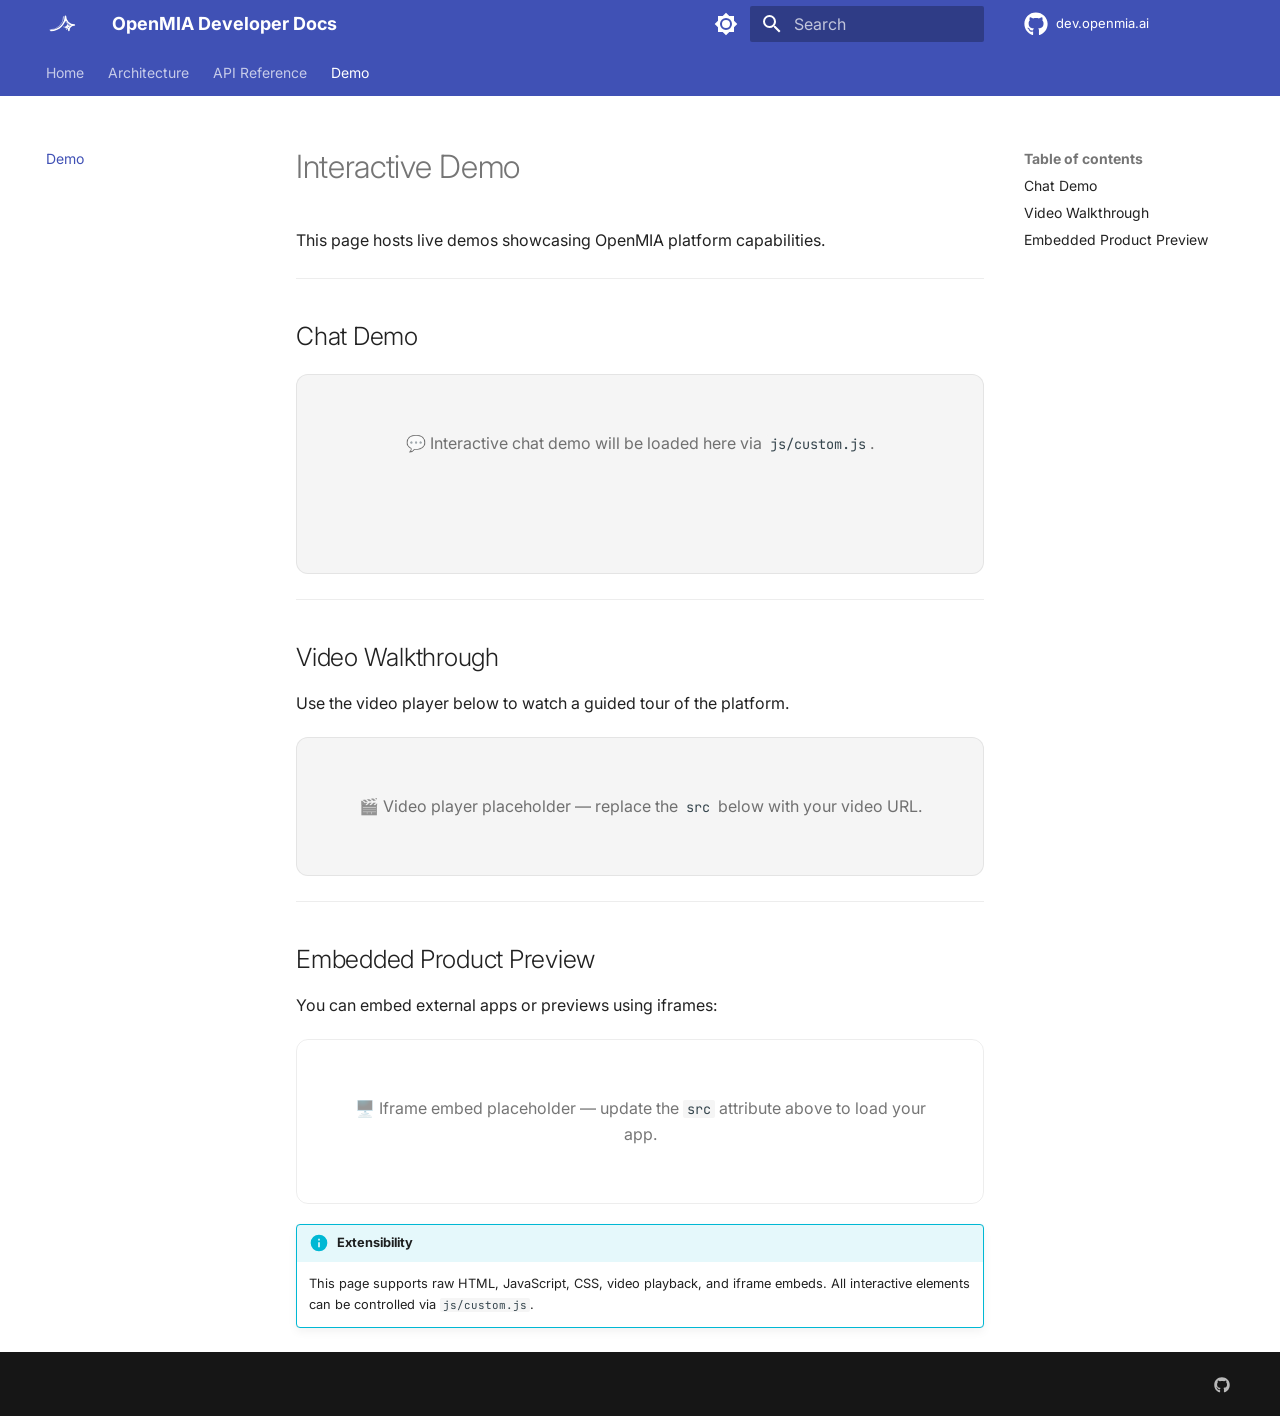
<file: demo/index.html>
<!doctype html>
<html lang="en" class="no-js">
  <head>
    
      <meta charset="utf-8">
      <meta name="viewport" content="width=device-width,initial-scale=1">
      
        <meta name="description" content="Developer documentation for the OpenMIA platform — architecture, API reference, and interactive demos.">
      
      
        <meta name="author" content="OpenMIA Team">
      
      
        <link rel="canonical" href="https://dev.openmia.ai/demo/">
      
      
        <link rel="prev" href="../api/">
      
      
      
        
      
      
      <link rel="icon" href="../assets/logo.svg">
      <meta name="generator" content="mkdocs-1.6.1, mkdocs-material-9.7.6">
    
    
      
        <title>Demo - OpenMIA Developer Docs</title>
      
    
    
      <link rel="stylesheet" href="../assets/stylesheets/main.484c7ddc.min.css">
      
        
        <link rel="stylesheet" href="../assets/stylesheets/palette.ab4e12ef.min.css">
      
      


    
    
      
    
    
      
        
        
        <link rel="preconnect" href="https://fonts.gstatic.com" crossorigin>
        <link rel="stylesheet" href="https://fonts.googleapis.com/css?family=Inter:300,300i,400,400i,700,700i%7CJetBrains+Mono:400,400i,700,700i&display=fallback">
        <style>:root{--md-text-font:"Inter";--md-code-font:"JetBrains Mono"}</style>
      
    
    
      <link rel="stylesheet" href="../css/custom.css">
    
    <script>__md_scope=new URL("..",location),__md_hash=e=>[...e].reduce(((e,_)=>(e<<5)-e+_.charCodeAt(0)),0),__md_get=(e,_=localStorage,t=__md_scope)=>JSON.parse(_.getItem(t.pathname+"."+e)),__md_set=(e,_,t=localStorage,a=__md_scope)=>{try{t.setItem(a.pathname+"."+e,JSON.stringify(_))}catch(e){}}</script>
    
      

    
    
  </head>
  
  
    
    
      
    
    
    
    
    <body dir="ltr" data-md-color-scheme="default" data-md-color-primary="indigo" data-md-color-accent="deep-purple">
  
    
    <input class="md-toggle" data-md-toggle="drawer" type="checkbox" id="__drawer" autocomplete="off">
    <input class="md-toggle" data-md-toggle="search" type="checkbox" id="__search" autocomplete="off">
    <label class="md-overlay" for="__drawer"></label>
    <div data-md-component="skip">
      
        
        <a href="#interactive-demo" class="md-skip">
          Skip to content
        </a>
      
    </div>
    <div data-md-component="announce">
      
    </div>
    
    
      

<header class="md-header" data-md-component="header">
  <nav class="md-header__inner md-grid" aria-label="Header">
    <a href=".." title="OpenMIA Developer Docs" class="md-header__button md-logo" aria-label="OpenMIA Developer Docs" data-md-component="logo">
      
  <img src="../assets/logo.svg" alt="logo">

    </a>
    <label class="md-header__button md-icon" for="__drawer">
      
      <svg xmlns="http://www.w3.org/2000/svg" viewBox="0 0 24 24"><path d="M3 6h18v2H3zm0 5h18v2H3zm0 5h18v2H3z"/></svg>
    </label>
    <div class="md-header__title" data-md-component="header-title">
      <div class="md-header__ellipsis">
        <div class="md-header__topic">
          <span class="md-ellipsis">
            OpenMIA Developer Docs
          </span>
        </div>
        <div class="md-header__topic" data-md-component="header-topic">
          <span class="md-ellipsis">
            
              Demo
            
          </span>
        </div>
      </div>
    </div>
    
      
        <form class="md-header__option" data-md-component="palette">
  
    
    
    
    <input class="md-option" data-md-color-media="(prefers-color-scheme: light)" data-md-color-scheme="default" data-md-color-primary="indigo" data-md-color-accent="deep-purple"  aria-label="Switch to dark mode"  type="radio" name="__palette" id="__palette_0">
    
      <label class="md-header__button md-icon" title="Switch to dark mode" for="__palette_1" hidden>
        <svg xmlns="http://www.w3.org/2000/svg" viewBox="0 0 24 24"><path d="M12 8a4 4 0 0 0-4 4 4 4 0 0 0 4 4 4 4 0 0 0 4-4 4 4 0 0 0-4-4m0 10a6 6 0 0 1-6-6 6 6 0 0 1 6-6 6 6 0 0 1 6 6 6 6 0 0 1-6 6m8-9.31V4h-4.69L12 .69 8.69 4H4v4.69L.69 12 4 15.31V20h4.69L12 23.31 15.31 20H20v-4.69L23.31 12z"/></svg>
      </label>
    
  
    
    
    
    <input class="md-option" data-md-color-media="(prefers-color-scheme: dark)" data-md-color-scheme="slate" data-md-color-primary="indigo" data-md-color-accent="deep-purple"  aria-label="Switch to light mode"  type="radio" name="__palette" id="__palette_1">
    
      <label class="md-header__button md-icon" title="Switch to light mode" for="__palette_0" hidden>
        <svg xmlns="http://www.w3.org/2000/svg" viewBox="0 0 24 24"><path d="M12 18c-.89 0-1.74-.2-2.5-.55C11.56 16.5 13 14.42 13 12s-1.44-4.5-3.5-5.45C10.26 6.2 11.11 6 12 6a6 6 0 0 1 6 6 6 6 0 0 1-6 6m8-9.31V4h-4.69L12 .69 8.69 4H4v4.69L.69 12 4 15.31V20h4.69L12 23.31 15.31 20H20v-4.69L23.31 12z"/></svg>
      </label>
    
  
</form>
      
    
    
      <script>var palette=__md_get("__palette");if(palette&&palette.color){if("(prefers-color-scheme)"===palette.color.media){var media=matchMedia("(prefers-color-scheme: light)"),input=document.querySelector(media.matches?"[data-md-color-media='(prefers-color-scheme: light)']":"[data-md-color-media='(prefers-color-scheme: dark)']");palette.color.media=input.getAttribute("data-md-color-media"),palette.color.scheme=input.getAttribute("data-md-color-scheme"),palette.color.primary=input.getAttribute("data-md-color-primary"),palette.color.accent=input.getAttribute("data-md-color-accent")}for(var[key,value]of Object.entries(palette.color))document.body.setAttribute("data-md-color-"+key,value)}</script>
    
    
    
      
      
        <label class="md-header__button md-icon" for="__search">
          
          <svg xmlns="http://www.w3.org/2000/svg" viewBox="0 0 24 24"><path d="M9.5 3A6.5 6.5 0 0 1 16 9.5c0 1.61-.59 3.09-1.56 4.23l.27.27h.79l5 5-1.5 1.5-5-5v-.79l-.27-.27A6.52 6.52 0 0 1 9.5 16 6.5 6.5 0 0 1 3 9.5 6.5 6.5 0 0 1 9.5 3m0 2C7 5 5 7 5 9.5S7 14 9.5 14 14 12 14 9.5 12 5 9.5 5"/></svg>
        </label>
        <div class="md-search" data-md-component="search" role="dialog">
  <label class="md-search__overlay" for="__search"></label>
  <div class="md-search__inner" role="search">
    <form class="md-search__form" name="search">
      <input type="text" class="md-search__input" name="query" aria-label="Search" placeholder="Search" autocapitalize="off" autocorrect="off" autocomplete="off" spellcheck="false" data-md-component="search-query" required>
      <label class="md-search__icon md-icon" for="__search">
        
        <svg xmlns="http://www.w3.org/2000/svg" viewBox="0 0 24 24"><path d="M9.5 3A6.5 6.5 0 0 1 16 9.5c0 1.61-.59 3.09-1.56 4.23l.27.27h.79l5 5-1.5 1.5-5-5v-.79l-.27-.27A6.52 6.52 0 0 1 9.5 16 6.5 6.5 0 0 1 3 9.5 6.5 6.5 0 0 1 9.5 3m0 2C7 5 5 7 5 9.5S7 14 9.5 14 14 12 14 9.5 12 5 9.5 5"/></svg>
        
        <svg xmlns="http://www.w3.org/2000/svg" viewBox="0 0 24 24"><path d="M20 11v2H8l5.5 5.5-1.42 1.42L4.16 12l7.92-7.92L13.5 5.5 8 11z"/></svg>
      </label>
      <nav class="md-search__options" aria-label="Search">
        
        <button type="reset" class="md-search__icon md-icon" title="Clear" aria-label="Clear" tabindex="-1">
          
          <svg xmlns="http://www.w3.org/2000/svg" viewBox="0 0 24 24"><path d="M19 6.41 17.59 5 12 10.59 6.41 5 5 6.41 10.59 12 5 17.59 6.41 19 12 13.41 17.59 19 19 17.59 13.41 12z"/></svg>
        </button>
      </nav>
      
        <div class="md-search__suggest" data-md-component="search-suggest"></div>
      
    </form>
    <div class="md-search__output">
      <div class="md-search__scrollwrap" tabindex="0" data-md-scrollfix>
        <div class="md-search-result" data-md-component="search-result">
          <div class="md-search-result__meta">
            Initializing search
          </div>
          <ol class="md-search-result__list" role="presentation"></ol>
        </div>
      </div>
    </div>
  </div>
</div>
      
    
    
      <div class="md-header__source">
        <a href="https://github.com/openmia-ai/dev.openmia.ai" title="Go to repository" class="md-source" data-md-component="source">
  <div class="md-source__icon md-icon">
    
    <svg xmlns="http://www.w3.org/2000/svg" viewBox="0 0 512 512"><!--! Font Awesome Free 7.1.0 by @fontawesome - https://fontawesome.com License - https://fontawesome.com/license/free (Icons: CC BY 4.0, Fonts: SIL OFL 1.1, Code: MIT License) Copyright 2025 Fonticons, Inc.--><path d="M173.9 397.4c0 2-2.3 3.6-5.2 3.6-3.3.3-5.6-1.3-5.6-3.6 0-2 2.3-3.6 5.2-3.6 3-.3 5.6 1.3 5.6 3.6m-31.1-4.5c-.7 2 1.3 4.3 4.3 4.9 2.6 1 5.6 0 6.2-2s-1.3-4.3-4.3-5.2c-2.6-.7-5.5.3-6.2 2.3m44.2-1.7c-2.9.7-4.9 2.6-4.6 4.9.3 2 2.9 3.3 5.9 2.6 2.9-.7 4.9-2.6 4.6-4.6-.3-1.9-3-3.2-5.9-2.9M252.8 8C114.1 8 8 113.3 8 252c0 110.9 69.8 205.8 169.5 239.2 12.8 2.3 17.3-5.6 17.3-12.1 0-6.2-.3-40.4-.3-61.4 0 0-70 15-84.7-29.8 0 0-11.4-29.1-27.8-36.6 0 0-22.9-15.7 1.6-15.4 0 0 24.9 2 38.6 25.8 21.9 38.6 58.6 27.5 72.9 20.9 2.3-16 8.8-27.1 16-33.7-55.9-6.2-112.3-14.3-112.3-110.5 0-27.5 7.6-41.3 23.6-58.9-2.6-6.5-11.1-33.3 2.6-67.9 20.9-6.5 69 27 69 27 20-5.6 41.5-8.5 62.8-8.5s42.8 2.9 62.8 8.5c0 0 48.1-33.6 69-27 13.7 34.7 5.2 61.4 2.6 67.9 16 17.7 25.8 31.5 25.8 58.9 0 96.5-58.9 104.2-114.8 110.5 9.2 7.9 17 22.9 17 46.4 0 33.7-.3 75.4-.3 83.6 0 6.5 4.6 14.4 17.3 12.1C436.2 457.8 504 362.9 504 252 504 113.3 391.5 8 252.8 8M105.2 352.9c-1.3 1-1 3.3.7 5.2 1.6 1.6 3.9 2.3 5.2 1 1.3-1 1-3.3-.7-5.2-1.6-1.6-3.9-2.3-5.2-1m-10.8-8.1c-.7 1.3.3 2.9 2.3 3.9 1.6 1 3.6.7 4.3-.7.7-1.3-.3-2.9-2.3-3.9-2-.6-3.6-.3-4.3.7m32.4 35.6c-1.6 1.3-1 4.3 1.3 6.2 2.3 2.3 5.2 2.6 6.5 1 1.3-1.3.7-4.3-1.3-6.2-2.2-2.3-5.2-2.6-6.5-1m-11.4-14.7c-1.6 1-1.6 3.6 0 5.9s4.3 3.3 5.6 2.3c1.6-1.3 1.6-3.9 0-6.2-1.4-2.3-4-3.3-5.6-2"/></svg>
  </div>
  <div class="md-source__repository">
    dev.openmia.ai
  </div>
</a>
      </div>
    
  </nav>
  
</header>
    
    <div class="md-container" data-md-component="container">
      
      
        
          
            
<nav class="md-tabs" aria-label="Tabs" data-md-component="tabs">
  <div class="md-grid">
    <ul class="md-tabs__list">
      
        
  
  
  
  
    <li class="md-tabs__item">
      <a href=".." class="md-tabs__link">
        
  
  
    
  
  Home

      </a>
    </li>
  

      
        
  
  
  
  
    <li class="md-tabs__item">
      <a href="../architecture/" class="md-tabs__link">
        
  
  
    
  
  Architecture

      </a>
    </li>
  

      
        
  
  
  
  
    <li class="md-tabs__item">
      <a href="../api/" class="md-tabs__link">
        
  
  
    
  
  API Reference

      </a>
    </li>
  

      
        
  
  
  
    
  
  
    <li class="md-tabs__item md-tabs__item--active">
      <a href="./" class="md-tabs__link">
        
  
  
    
  
  Demo

      </a>
    </li>
  

      
    </ul>
  </div>
</nav>
          
        
      
      <main class="md-main" data-md-component="main">
        <div class="md-main__inner md-grid">
          
            
              
              <div class="md-sidebar md-sidebar--primary" data-md-component="sidebar" data-md-type="navigation" >
                <div class="md-sidebar__scrollwrap">
                  <div class="md-sidebar__inner">
                    


  


<nav class="md-nav md-nav--primary md-nav--lifted" aria-label="Navigation" data-md-level="0">
  <label class="md-nav__title" for="__drawer">
    <a href=".." title="OpenMIA Developer Docs" class="md-nav__button md-logo" aria-label="OpenMIA Developer Docs" data-md-component="logo">
      
  <img src="../assets/logo.svg" alt="logo">

    </a>
    OpenMIA Developer Docs
  </label>
  
    <div class="md-nav__source">
      <a href="https://github.com/openmia-ai/dev.openmia.ai" title="Go to repository" class="md-source" data-md-component="source">
  <div class="md-source__icon md-icon">
    
    <svg xmlns="http://www.w3.org/2000/svg" viewBox="0 0 512 512"><!--! Font Awesome Free 7.1.0 by @fontawesome - https://fontawesome.com License - https://fontawesome.com/license/free (Icons: CC BY 4.0, Fonts: SIL OFL 1.1, Code: MIT License) Copyright 2025 Fonticons, Inc.--><path d="M173.9 397.4c0 2-2.3 3.6-5.2 3.6-3.3.3-5.6-1.3-5.6-3.6 0-2 2.3-3.6 5.2-3.6 3-.3 5.6 1.3 5.6 3.6m-31.1-4.5c-.7 2 1.3 4.3 4.3 4.9 2.6 1 5.6 0 6.2-2s-1.3-4.3-4.3-5.2c-2.6-.7-5.5.3-6.2 2.3m44.2-1.7c-2.9.7-4.9 2.6-4.6 4.9.3 2 2.9 3.3 5.9 2.6 2.9-.7 4.9-2.6 4.6-4.6-.3-1.9-3-3.2-5.9-2.9M252.8 8C114.1 8 8 113.3 8 252c0 110.9 69.8 205.8 169.5 239.2 12.8 2.3 17.3-5.6 17.3-12.1 0-6.2-.3-40.4-.3-61.4 0 0-70 15-84.7-29.8 0 0-11.4-29.1-27.8-36.6 0 0-22.9-15.7 1.6-15.4 0 0 24.9 2 38.6 25.8 21.9 38.6 58.6 27.5 72.9 20.9 2.3-16 8.8-27.1 16-33.7-55.9-6.2-112.3-14.3-112.3-110.5 0-27.5 7.6-41.3 23.6-58.9-2.6-6.5-11.1-33.3 2.6-67.9 20.9-6.5 69 27 69 27 20-5.6 41.5-8.5 62.8-8.5s42.8 2.9 62.8 8.5c0 0 48.1-33.6 69-27 13.7 34.7 5.2 61.4 2.6 67.9 16 17.7 25.8 31.5 25.8 58.9 0 96.5-58.9 104.2-114.8 110.5 9.2 7.9 17 22.9 17 46.4 0 33.7-.3 75.4-.3 83.6 0 6.5 4.6 14.4 17.3 12.1C436.2 457.8 504 362.9 504 252 504 113.3 391.5 8 252.8 8M105.2 352.9c-1.3 1-1 3.3.7 5.2 1.6 1.6 3.9 2.3 5.2 1 1.3-1 1-3.3-.7-5.2-1.6-1.6-3.9-2.3-5.2-1m-10.8-8.1c-.7 1.3.3 2.9 2.3 3.9 1.6 1 3.6.7 4.3-.7.7-1.3-.3-2.9-2.3-3.9-2-.6-3.6-.3-4.3.7m32.4 35.6c-1.6 1.3-1 4.3 1.3 6.2 2.3 2.3 5.2 2.6 6.5 1 1.3-1.3.7-4.3-1.3-6.2-2.2-2.3-5.2-2.6-6.5-1m-11.4-14.7c-1.6 1-1.6 3.6 0 5.9s4.3 3.3 5.6 2.3c1.6-1.3 1.6-3.9 0-6.2-1.4-2.3-4-3.3-5.6-2"/></svg>
  </div>
  <div class="md-source__repository">
    dev.openmia.ai
  </div>
</a>
    </div>
  
  <ul class="md-nav__list" data-md-scrollfix>
    
      
      
  
  
  
  
    <li class="md-nav__item">
      <a href=".." class="md-nav__link">
        
  
  
  <span class="md-ellipsis">
    
  
    Home
  

    
  </span>
  
  

      </a>
    </li>
  

    
      
      
  
  
  
  
    <li class="md-nav__item">
      <a href="../architecture/" class="md-nav__link">
        
  
  
  <span class="md-ellipsis">
    
  
    Architecture
  

    
  </span>
  
  

      </a>
    </li>
  

    
      
      
  
  
  
  
    <li class="md-nav__item">
      <a href="../api/" class="md-nav__link">
        
  
  
  <span class="md-ellipsis">
    
  
    API Reference
  

    
  </span>
  
  

      </a>
    </li>
  

    
      
      
  
  
    
  
  
  
    <li class="md-nav__item md-nav__item--active">
      
      <input class="md-nav__toggle md-toggle" type="checkbox" id="__toc">
      
      
        
      
      
        <label class="md-nav__link md-nav__link--active" for="__toc">
          
  
  
  <span class="md-ellipsis">
    
  
    Demo
  

    
  </span>
  
  

          <span class="md-nav__icon md-icon"></span>
        </label>
      
      <a href="./" class="md-nav__link md-nav__link--active">
        
  
  
  <span class="md-ellipsis">
    
  
    Demo
  

    
  </span>
  
  

      </a>
      
        

<nav class="md-nav md-nav--secondary" aria-label="Table of contents">
  
  
  
    
  
  
    <label class="md-nav__title" for="__toc">
      <span class="md-nav__icon md-icon"></span>
      Table of contents
    </label>
    <ul class="md-nav__list" data-md-component="toc" data-md-scrollfix>
      
        <li class="md-nav__item">
  <a href="#chat-demo" class="md-nav__link">
    <span class="md-ellipsis">
      
        Chat Demo
      
    </span>
  </a>
  
</li>
      
        <li class="md-nav__item">
  <a href="#video-walkthrough" class="md-nav__link">
    <span class="md-ellipsis">
      
        Video Walkthrough
      
    </span>
  </a>
  
</li>
      
        <li class="md-nav__item">
  <a href="#embedded-product-preview" class="md-nav__link">
    <span class="md-ellipsis">
      
        Embedded Product Preview
      
    </span>
  </a>
  
</li>
      
    </ul>
  
</nav>
      
    </li>
  

    
  </ul>
</nav>
                  </div>
                </div>
              </div>
            
            
              
              <div class="md-sidebar md-sidebar--secondary" data-md-component="sidebar" data-md-type="toc" >
                <div class="md-sidebar__scrollwrap">
                  <div class="md-sidebar__inner">
                    

<nav class="md-nav md-nav--secondary" aria-label="Table of contents">
  
  
  
    
  
  
    <label class="md-nav__title" for="__toc">
      <span class="md-nav__icon md-icon"></span>
      Table of contents
    </label>
    <ul class="md-nav__list" data-md-component="toc" data-md-scrollfix>
      
        <li class="md-nav__item">
  <a href="#chat-demo" class="md-nav__link">
    <span class="md-ellipsis">
      
        Chat Demo
      
    </span>
  </a>
  
</li>
      
        <li class="md-nav__item">
  <a href="#video-walkthrough" class="md-nav__link">
    <span class="md-ellipsis">
      
        Video Walkthrough
      
    </span>
  </a>
  
</li>
      
        <li class="md-nav__item">
  <a href="#embedded-product-preview" class="md-nav__link">
    <span class="md-ellipsis">
      
        Embedded Product Preview
      
    </span>
  </a>
  
</li>
      
    </ul>
  
</nav>
                  </div>
                </div>
              </div>
            
          
          
            <div class="md-content" data-md-component="content">
              
              <article class="md-content__inner md-typeset">
                
                  


  
  


<h1 id="interactive-demo">Interactive Demo<a class="headerlink" href="#interactive-demo" title="Permanent link">&para;</a></h1>
<p>This page hosts live demos showcasing OpenMIA platform capabilities.</p>
<hr />
<h2 id="chat-demo">Chat Demo<a class="headerlink" href="#chat-demo" title="Permanent link">&para;</a></h2>
<div id="demo-chat" style="border: 1px solid var(--md-default-fg-color--lightest); border-radius: 12px; padding: 2rem; margin: 1rem 0; min-height: 200px; background: var(--md-code-bg-color);">
  <p style="color: var(--md-default-fg-color--light); text-align: center;">
    💬 Interactive chat demo will be loaded here via <code>js/custom.js</code>.
  </p>
  <noscript>
    <p style="color: red;">JavaScript is required to run the interactive demo.</p>
  </noscript>
</div>

<hr />
<h2 id="video-walkthrough">Video Walkthrough<a class="headerlink" href="#video-walkthrough" title="Permanent link">&para;</a></h2>
<p>Use the video player below to watch a guided tour of the platform.</p>
<div id="demo-video" style="border: 1px solid var(--md-default-fg-color--lightest); border-radius: 12px; padding: 2rem; margin: 1rem 0; background: var(--md-code-bg-color);">
  <p style="color: var(--md-default-fg-color--light); text-align: center;">
    🎬 Video player placeholder — replace the <code>src</code> below with your video URL.
  </p>

  <!-- Uncomment and update src when you have a video:
  <video controls width="100%" style="border-radius: 8px;">
    <source src="assets/demo.mp4" type="video/mp4">
    Your browser does not support the video tag.
  </video>
  -->
</div>

<hr />
<h2 id="embedded-product-preview">Embedded Product Preview<a class="headerlink" href="#embedded-product-preview" title="Permanent link">&para;</a></h2>
<p>You can embed external apps or previews using iframes:</p>
<div id="demo-iframe" style="border: 1px solid var(--md-default-fg-color--lightest); border-radius: 12px; overflow: hidden; margin: 1rem 0;">

  <!-- Uncomment and update src when you have a live app:
  <iframe
    src="https://app.openmia.ai/preview"
    width="100%"
    height="600"
    style="border: none;"
    allow="accelerometer; autoplay; clipboard-write; encrypted-media; gyroscope"
    allowfullscreen>
  </iframe>
  -->

  <p style="padding: 2rem; text-align: center; color: var(--md-default-fg-color--light);">
    🖥️ Iframe embed placeholder — update the <code>src</code> attribute above to load your app.
  </p>
</div>

<div class="admonition info">
<p class="admonition-title">Extensibility</p>
<p>This page supports raw HTML, JavaScript, CSS, video playback, and iframe embeds.
All interactive elements can be controlled via <code>js/custom.js</code>.</p>
</div>












                
              </article>
            </div>
          
          
<script>var target=document.getElementById(location.hash.slice(1));target&&target.name&&(target.checked=target.name.startsWith("__tabbed_"))</script>
        </div>
        
          <button type="button" class="md-top md-icon" data-md-component="top" hidden>
  
  <svg xmlns="http://www.w3.org/2000/svg" viewBox="0 0 24 24"><path d="M13 20h-2V8l-5.5 5.5-1.42-1.42L12 4.16l7.92 7.92-1.42 1.42L13 8z"/></svg>
  Back to top
</button>
        
      </main>
      
        <footer class="md-footer">
  
  <div class="md-footer-meta md-typeset">
    <div class="md-footer-meta__inner md-grid">
      <div class="md-copyright">
  
  
</div>
      
        
<div class="md-social">
  
    
    
    
    
      
      
    
    <a href="https://github.com/openmia" target="_blank" rel="noopener" title="github.com" class="md-social__link">
      <svg xmlns="http://www.w3.org/2000/svg" viewBox="0 0 512 512"><!--! Font Awesome Free 7.1.0 by @fontawesome - https://fontawesome.com License - https://fontawesome.com/license/free (Icons: CC BY 4.0, Fonts: SIL OFL 1.1, Code: MIT License) Copyright 2025 Fonticons, Inc.--><path d="M173.9 397.4c0 2-2.3 3.6-5.2 3.6-3.3.3-5.6-1.3-5.6-3.6 0-2 2.3-3.6 5.2-3.6 3-.3 5.6 1.3 5.6 3.6m-31.1-4.5c-.7 2 1.3 4.3 4.3 4.9 2.6 1 5.6 0 6.2-2s-1.3-4.3-4.3-5.2c-2.6-.7-5.5.3-6.2 2.3m44.2-1.7c-2.9.7-4.9 2.6-4.6 4.9.3 2 2.9 3.3 5.9 2.6 2.9-.7 4.9-2.6 4.6-4.6-.3-1.9-3-3.2-5.9-2.9M252.8 8C114.1 8 8 113.3 8 252c0 110.9 69.8 205.8 169.5 239.2 12.8 2.3 17.3-5.6 17.3-12.1 0-6.2-.3-40.4-.3-61.4 0 0-70 15-84.7-29.8 0 0-11.4-29.1-27.8-36.6 0 0-22.9-15.7 1.6-15.4 0 0 24.9 2 38.6 25.8 21.9 38.6 58.6 27.5 72.9 20.9 2.3-16 8.8-27.1 16-33.7-55.9-6.2-112.3-14.3-112.3-110.5 0-27.5 7.6-41.3 23.6-58.9-2.6-6.5-11.1-33.3 2.6-67.9 20.9-6.5 69 27 69 27 20-5.6 41.5-8.5 62.8-8.5s42.8 2.9 62.8 8.5c0 0 48.1-33.6 69-27 13.7 34.7 5.2 61.4 2.6 67.9 16 17.7 25.8 31.5 25.8 58.9 0 96.5-58.9 104.2-114.8 110.5 9.2 7.9 17 22.9 17 46.4 0 33.7-.3 75.4-.3 83.6 0 6.5 4.6 14.4 17.3 12.1C436.2 457.8 504 362.9 504 252 504 113.3 391.5 8 252.8 8M105.2 352.9c-1.3 1-1 3.3.7 5.2 1.6 1.6 3.9 2.3 5.2 1 1.3-1 1-3.3-.7-5.2-1.6-1.6-3.9-2.3-5.2-1m-10.8-8.1c-.7 1.3.3 2.9 2.3 3.9 1.6 1 3.6.7 4.3-.7.7-1.3-.3-2.9-2.3-3.9-2-.6-3.6-.3-4.3.7m32.4 35.6c-1.6 1.3-1 4.3 1.3 6.2 2.3 2.3 5.2 2.6 6.5 1 1.3-1.3.7-4.3-1.3-6.2-2.2-2.3-5.2-2.6-6.5-1m-11.4-14.7c-1.6 1-1.6 3.6 0 5.9s4.3 3.3 5.6 2.3c1.6-1.3 1.6-3.9 0-6.2-1.4-2.3-4-3.3-5.6-2"/></svg>
    </a>
  
</div>
      
    </div>
  </div>
</footer>
      
    </div>
    <div class="md-dialog" data-md-component="dialog">
      <div class="md-dialog__inner md-typeset"></div>
    </div>
    
    
    
      
      
      <script id="__config" type="application/json">{"annotate": null, "base": "..", "features": ["navigation.tabs", "navigation.sections", "navigation.top", "navigation.expand", "navigation.indexes", "content.code.copy", "content.code.annotate", "search.suggest", "search.highlight", "toc.follow"], "search": "../assets/javascripts/workers/search.2c215733.min.js", "tags": null, "translations": {"clipboard.copied": "Copied to clipboard", "clipboard.copy": "Copy to clipboard", "search.result.more.one": "1 more on this page", "search.result.more.other": "# more on this page", "search.result.none": "No matching documents", "search.result.one": "1 matching document", "search.result.other": "# matching documents", "search.result.placeholder": "Type to start searching", "search.result.term.missing": "Missing", "select.version": "Select version"}, "version": null}</script>
    
    
      <script src="../assets/javascripts/bundle.79ae519e.min.js"></script>
      
        <script src="../js/custom.js"></script>
      
    
  </body>
</html>
</file>
<file: css/custom.css>
/**
 * OpenMIA Custom CSS
 *
 * This file is loaded on every page via mkdocs.yml `extra_css`.
 * Use it for brand overrides, demo component styles, etc.
 */

/* ── Brand color overrides ─────────────────────────── */
:root {
  --md-primary-fg-color: #4f46e5;        /* Indigo 600 */
  --md-primary-fg-color--light: #818cf8; /* Indigo 400 */
  --md-primary-fg-color--dark: #3730a3;  /* Indigo 800 */
  --md-accent-fg-color: #7c3aed;        /* Violet 600 */
}

/* ── Smooth page transitions ───────────────────────── */
.md-main__inner {
  animation: fadeIn 0.3s ease-in;
}

@keyframes fadeIn {
  from { opacity: 0; transform: translateY(8px); }
  to   { opacity: 1; transform: translateY(0); }
}

/* ── Code block enhancements ───────────────────────── */
.highlight code {
  font-size: 0.85rem;
}

/* ── Demo containers ───────────────────────────────── */
#demo-chat,
#demo-video,
#demo-iframe {
  transition: box-shadow 0.2s ease;
}

#demo-chat:hover,
#demo-video:hover,
#demo-iframe:hover {
  box-shadow: 0 4px 24px rgba(79, 70, 229, 0.15);
}

/* ── Grid cards (Material Insiders fallback) ───────── */
.grid.cards {
  display: grid;
  grid-template-columns: repeat(auto-fit, minmax(280px, 1fr));
  gap: 1rem;
}
</file>
<file: assets/stylesheets/main.484c7ddc.min.css>
@charset "UTF-8";html{-webkit-text-size-adjust:none;-moz-text-size-adjust:none;text-size-adjust:none;box-sizing:border-box}*,:after,:before{box-sizing:inherit}@media (prefers-reduced-motion){*,:after,:before{transition:none!important}}body{margin:0}a,button,input,label{-webkit-tap-highlight-color:transparent}a{color:inherit;text-decoration:none}hr{border:0;box-sizing:initial;display:block;height:.05rem;overflow:visible;padding:0}small{font-size:80%}sub,sup{line-height:1em}img{border-style:none}table{border-collapse:initial;border-spacing:0}td,th{font-weight:400;vertical-align:top}button{background:#0000;border:0;font-family:inherit;font-size:inherit;margin:0;padding:0}input{border:0;outline:none}:root{--md-primary-fg-color:#4051b5;--md-primary-fg-color--light:#5d6cc0;--md-primary-fg-color--dark:#303fa1;--md-primary-bg-color:#fff;--md-primary-bg-color--light:#ffffffb3;--md-accent-fg-color:#526cfe;--md-accent-fg-color--transparent:#526cfe1a;--md-accent-bg-color:#fff;--md-accent-bg-color--light:#ffffffb3}[data-md-color-scheme=default]{color-scheme:light}[data-md-color-scheme=default] img[src$="#gh-dark-mode-only"],[data-md-color-scheme=default] img[src$="#only-dark"]{display:none}:root,[data-md-color-scheme=default]{--md-hue:225deg;--md-default-fg-color:#000000de;--md-default-fg-color--light:#0000008a;--md-default-fg-color--lighter:#00000052;--md-default-fg-color--lightest:#00000012;--md-default-bg-color:#fff;--md-default-bg-color--light:#ffffffb3;--md-default-bg-color--lighter:#ffffff4d;--md-default-bg-color--lightest:#ffffff1f;--md-code-fg-color:#36464e;--md-code-bg-color:#f5f5f5;--md-code-bg-color--light:#f5f5f5b3;--md-code-bg-color--lighter:#f5f5f54d;--md-code-hl-color:#4287ff;--md-code-hl-color--light:#4287ff1a;--md-code-hl-number-color:#d52a2a;--md-code-hl-special-color:#db1457;--md-code-hl-function-color:#a846b9;--md-code-hl-constant-color:#6e59d9;--md-code-hl-keyword-color:#3f6ec6;--md-code-hl-string-color:#1c7d4d;--md-code-hl-name-color:var(--md-code-fg-color);--md-code-hl-operator-color:var(--md-default-fg-color--light);--md-code-hl-punctuation-color:var(--md-default-fg-color--light);--md-code-hl-comment-color:var(--md-default-fg-color--light);--md-code-hl-generic-color:var(--md-default-fg-color--light);--md-code-hl-variable-color:var(--md-default-fg-color--light);--md-typeset-color:var(--md-default-fg-color);--md-typeset-a-color:var(--md-primary-fg-color);--md-typeset-del-color:#f5503d26;--md-typeset-ins-color:#0bd57026;--md-typeset-kbd-color:#fafafa;--md-typeset-kbd-accent-color:#fff;--md-typeset-kbd-border-color:#b8b8b8;--md-typeset-mark-color:#ffff0080;--md-typeset-table-color:#0000001f;--md-typeset-table-color--light:rgba(0,0,0,.035);--md-admonition-fg-color:var(--md-default-fg-color);--md-admonition-bg-color:var(--md-default-bg-color);--md-warning-fg-color:#000000de;--md-warning-bg-color:#ff9;--md-footer-fg-color:#fff;--md-footer-fg-color--light:#ffffffb3;--md-footer-fg-color--lighter:#ffffff73;--md-footer-bg-color:#000000de;--md-footer-bg-color--dark:#00000052;--md-shadow-z1:0 0.2rem 0.5rem #0000000d,0 0 0.05rem #0000001a;--md-shadow-z2:0 0.2rem 0.5rem #0000001a,0 0 0.05rem #00000040;--md-shadow-z3:0 0.2rem 0.5rem #0003,0 0 0.05rem #00000059}.md-icon svg{fill:currentcolor;display:block;height:1.2rem;width:1.2rem}body{-webkit-font-smoothing:antialiased;-moz-osx-font-smoothing:grayscale;--md-text-font-family:var(--md-text-font,_),-apple-system,BlinkMacSystemFont,Helvetica,Arial,sans-serif;--md-code-font-family:var(--md-code-font,_),SFMono-Regular,Consolas,Menlo,monospace}aside,body,input{font-feature-settings:"kern","liga";color:var(--md-typeset-color);font-family:var(--md-text-font-family)}code,kbd,pre{font-feature-settings:"kern";font-family:var(--md-code-font-family)}:root{--md-typeset-table-sort-icon:url('data:image/svg+xml;charset=utf-8,<svg xmlns="http://www.w3.org/2000/svg" viewBox="0 0 24 24"><path d="m18 21-4-4h3V7h-3l4-4 4 4h-3v10h3M2 19v-2h10v2M2 13v-2h7v2M2 7V5h4v2z"/></svg>');--md-typeset-table-sort-icon--asc:url('data:image/svg+xml;charset=utf-8,<svg xmlns="http://www.w3.org/2000/svg" viewBox="0 0 24 24"><path d="M19 17h3l-4 4-4-4h3V3h2M2 17h10v2H2M6 5v2H2V5m0 6h7v2H2z"/></svg>');--md-typeset-table-sort-icon--desc:url('data:image/svg+xml;charset=utf-8,<svg xmlns="http://www.w3.org/2000/svg" viewBox="0 0 24 24"><path d="M19 7h3l-4-4-4 4h3v14h2M2 17h10v2H2M6 5v2H2V5m0 6h7v2H2z"/></svg>')}.md-typeset{-webkit-print-color-adjust:exact;color-adjust:exact;font-size:.8rem;line-height:1.6;overflow-wrap:break-word}@media print{.md-typeset{font-size:.68rem}}.md-typeset blockquote,.md-typeset dl,.md-typeset figure,.md-typeset ol,.md-typeset pre,.md-typeset ul{margin-bottom:1em;margin-top:1em}.md-typeset h1{color:var(--md-default-fg-color--light);font-size:2em;line-height:1.3;margin:0 0 1.25em}.md-typeset h1,.md-typeset h2{font-weight:300;letter-spacing:-.01em}.md-typeset h2{font-size:1.5625em;line-height:1.4;margin:1.6em 0 .64em}.md-typeset h3{font-size:1.25em;font-weight:400;letter-spacing:-.01em;line-height:1.5;margin:1.6em 0 .8em}.md-typeset h2+h3{margin-top:.8em}.md-typeset h4{font-weight:700;letter-spacing:-.01em;margin:1em 0}.md-typeset h5,.md-typeset h6{color:var(--md-default-fg-color--light);font-size:.8em;font-weight:700;letter-spacing:-.01em;margin:1.25em 0}.md-typeset h5{text-transform:uppercase}.md-typeset h5 code{text-transform:none}.md-typeset hr{border-bottom:.05rem solid var(--md-default-fg-color--lightest);display:flow-root;margin:1.5em 0}.md-typeset a{color:var(--md-typeset-a-color);word-break:break-word}.md-typeset a,.md-typeset a:before{transition:color 125ms}.md-typeset a:focus,.md-typeset a:hover{color:var(--md-accent-fg-color)}.md-typeset a:focus code,.md-typeset a:hover code{background-color:var(--md-accent-fg-color--transparent);color:var(--md-accent-fg-color)}.md-typeset a code{color:var(--md-typeset-a-color)}.md-typeset a.focus-visible{outline-color:var(--md-accent-fg-color);outline-offset:.2rem}.md-typeset code,.md-typeset kbd,.md-typeset pre{color:var(--md-code-fg-color);direction:ltr;font-variant-ligatures:none;transition:background-color 125ms}@media print{.md-typeset code,.md-typeset kbd,.md-typeset pre{white-space:pre-wrap}}.md-typeset code{background-color:var(--md-code-bg-color);border-radius:.1rem;-webkit-box-decoration-break:clone;box-decoration-break:clone;font-size:.85em;padding:0 .2941176471em;transition:color 125ms,background-color 125ms;word-break:break-word}.md-typeset code:not(.focus-visible){-webkit-tap-highlight-color:transparent;outline:none}.md-typeset pre{display:flow-root;line-height:1.4;position:relative}.md-typeset pre>code{-webkit-box-decoration-break:slice;box-decoration-break:slice;box-shadow:none;display:block;margin:0;outline-color:var(--md-accent-fg-color);overflow:auto;padding:.7720588235em 1.1764705882em;scrollbar-color:var(--md-default-fg-color--lighter) #0000;scrollbar-width:thin;touch-action:auto;word-break:normal}.md-typeset pre>code:hover{scrollbar-color:var(--md-accent-fg-color) #0000}.md-typeset pre>code::-webkit-scrollbar{height:.2rem;width:.2rem}.md-typeset pre>code::-webkit-scrollbar-thumb{background-color:var(--md-default-fg-color--lighter)}.md-typeset pre>code::-webkit-scrollbar-thumb:hover{background-color:var(--md-accent-fg-color)}.md-typeset kbd{background-color:var(--md-typeset-kbd-color);border-radius:.1rem;box-shadow:0 .1rem 0 .05rem var(--md-typeset-kbd-border-color),0 .1rem 0 var(--md-typeset-kbd-border-color),0 -.1rem .2rem var(--md-typeset-kbd-accent-color) inset;color:var(--md-default-fg-color);display:inline-block;font-size:.75em;padding:0 .6666666667em;vertical-align:text-top;word-break:break-word}.md-typeset mark{background-color:var(--md-typeset-mark-color);-webkit-box-decoration-break:clone;box-decoration-break:clone;color:inherit;word-break:break-word}.md-typeset abbr{cursor:help;text-decoration:none}.md-typeset [data-preview],.md-typeset abbr{border-bottom:.05rem dotted var(--md-default-fg-color--light)}.md-typeset small{opacity:.75}[dir=ltr] .md-typeset sub,[dir=ltr] .md-typeset sup{margin-left:.078125em}[dir=rtl] .md-typeset sub,[dir=rtl] .md-typeset sup{margin-right:.078125em}[dir=ltr] .md-typeset blockquote{padding-left:.6rem}[dir=rtl] .md-typeset blockquote{padding-right:.6rem}[dir=ltr] .md-typeset blockquote{border-left:.2rem solid var(--md-default-fg-color--lighter)}[dir=rtl] .md-typeset blockquote{border-right:.2rem solid var(--md-default-fg-color--lighter)}.md-typeset blockquote{color:var(--md-default-fg-color--light);margin-left:0;margin-right:0}.md-typeset ul{list-style-type:disc}.md-typeset ul[type]{list-style-type:revert-layer}[dir=ltr] .md-typeset ol,[dir=ltr] .md-typeset ul{margin-left:.625em}[dir=rtl] .md-typeset ol,[dir=rtl] .md-typeset ul{margin-right:.625em}.md-typeset ol,.md-typeset ul{padding:0}.md-typeset ol:not([hidden]),.md-typeset ul:not([hidden]){display:flow-root}.md-typeset ol ol,.md-typeset ul ol{list-style-type:lower-alpha}.md-typeset ol ol ol,.md-typeset ul ol ol{list-style-type:lower-roman}.md-typeset ol ol ol ol,.md-typeset ul ol ol ol{list-style-type:upper-alpha}.md-typeset ol ol ol ol ol,.md-typeset ul ol ol ol ol{list-style-type:upper-roman}.md-typeset ol[type],.md-typeset ul[type]{list-style-type:revert-layer}[dir=ltr] .md-typeset ol li,[dir=ltr] .md-typeset ul li{margin-left:1.25em}[dir=rtl] .md-typeset ol li,[dir=rtl] .md-typeset ul li{margin-right:1.25em}.md-typeset ol li,.md-typeset ul li{margin-bottom:.5em}.md-typeset ol li blockquote,.md-typeset ol li p,.md-typeset ul li blockquote,.md-typeset ul li p{margin:.5em 0}.md-typeset ol li:last-child,.md-typeset ul li:last-child{margin-bottom:0}[dir=ltr] .md-typeset ol li ol,[dir=ltr] .md-typeset ol li ul,[dir=ltr] .md-typeset ul li ol,[dir=ltr] .md-typeset ul li ul{margin-left:.625em}[dir=rtl] .md-typeset ol li ol,[dir=rtl] .md-typeset ol li ul,[dir=rtl] .md-typeset ul li ol,[dir=rtl] .md-typeset ul li ul{margin-right:.625em}.md-typeset ol li ol,.md-typeset ol li ul,.md-typeset ul li ol,.md-typeset ul li ul{margin-bottom:.5em;margin-top:.5em}[dir=ltr] .md-typeset dd{margin-left:1.875em}[dir=rtl] .md-typeset dd{margin-right:1.875em}.md-typeset dd{margin-bottom:1.5em;margin-top:1em}.md-typeset img,.md-typeset svg,.md-typeset video{height:auto;max-width:100%}.md-typeset img[align=left]{margin:1em 1em 1em 0}.md-typeset img[align=right]{margin:1em 0 1em 1em}.md-typeset img[align]:only-child{margin-top:0}.md-typeset figure{display:flow-root;margin:1em auto;max-width:100%;text-align:center;width:fit-content}.md-typeset figure img{display:block;margin:0 auto}.md-typeset figcaption{font-style:italic;margin:1em auto;max-width:24rem}.md-typeset iframe{max-width:100%}.md-typeset table:not([class]){background-color:var(--md-default-bg-color);border:.05rem solid var(--md-typeset-table-color);border-radius:.1rem;display:inline-block;font-size:.64rem;max-width:100%;overflow:auto;touch-action:auto}@media print{.md-typeset table:not([class]){display:table}}.md-typeset table:not([class])+*{margin-top:1.5em}.md-typeset table:not([class]) td>:first-child,.md-typeset table:not([class]) th>:first-child{margin-top:0}.md-typeset table:not([class]) td>:last-child,.md-typeset table:not([class]) th>:last-child{margin-bottom:0}.md-typeset table:not([class]) td:not([align]),.md-typeset table:not([class]) th:not([align]){text-align:left}[dir=rtl] .md-typeset table:not([class]) td:not([align]),[dir=rtl] .md-typeset table:not([class]) th:not([align]){text-align:right}.md-typeset table:not([class]) th{font-weight:700;min-width:5rem;padding:.9375em 1.25em;vertical-align:top}.md-typeset table:not([class]) td{border-top:.05rem solid var(--md-typeset-table-color);padding:.9375em 1.25em;vertical-align:top}.md-typeset table:not([class]) tbody tr{transition:background-color 125ms}.md-typeset table:not([class]) tbody tr:hover{background-color:var(--md-typeset-table-color--light);box-shadow:0 .05rem 0 var(--md-default-bg-color) inset}.md-typeset table:not([class]) a{word-break:normal}.md-typeset table th[role=columnheader]{cursor:pointer}[dir=ltr] .md-typeset table th[role=columnheader]:after{margin-left:.5em}[dir=rtl] .md-typeset table th[role=columnheader]:after{margin-right:.5em}.md-typeset table th[role=columnheader]:after{content:"";display:inline-block;height:1.2em;-webkit-mask-image:var(--md-typeset-table-sort-icon);mask-image:var(--md-typeset-table-sort-icon);-webkit-mask-repeat:no-repeat;mask-repeat:no-repeat;-webkit-mask-size:contain;mask-size:contain;transition:background-color 125ms;vertical-align:text-bottom;width:1.2em}.md-typeset table th[role=columnheader]:hover:after{background-color:var(--md-default-fg-color--lighter)}.md-typeset table th[role=columnheader][aria-sort=ascending]:after{background-color:var(--md-default-fg-color--light);-webkit-mask-image:var(--md-typeset-table-sort-icon--asc);mask-image:var(--md-typeset-table-sort-icon--asc)}.md-typeset table th[role=columnheader][aria-sort=descending]:after{background-color:var(--md-default-fg-color--light);-webkit-mask-image:var(--md-typeset-table-sort-icon--desc);mask-image:var(--md-typeset-table-sort-icon--desc)}.md-typeset__scrollwrap{margin:1em -.8rem;overflow-x:auto;touch-action:auto}.md-typeset__table{display:inline-block;margin-bottom:.5em;padding:0 .8rem}@media print{.md-typeset__table{display:block}}html .md-typeset__table table{display:table;margin:0;overflow:hidden;width:100%}@media screen and (max-width:44.984375em){.md-content__inner>pre{margin:1em -.8rem}.md-content__inner>pre code{border-radius:0}}.md-typeset .md-author{border-radius:100%;display:block;flex-shrink:0;height:1.6rem;overflow:hidden;position:relative;transition:color 125ms,transform 125ms;width:1.6rem}.md-typeset .md-author img{display:block}.md-typeset .md-author--more{background:var(--md-default-fg-color--lightest);color:var(--md-default-fg-color--lighter);font-size:.6rem;font-weight:700;line-height:1.6rem;text-align:center}.md-typeset .md-author--long{height:2.4rem;width:2.4rem}.md-typeset a.md-author{transform:scale(1)}.md-typeset a.md-author img{border-radius:100%;filter:grayscale(100%) opacity(75%);transition:filter 125ms}.md-typeset a.md-author:focus,.md-typeset a.md-author:hover{transform:scale(1.1);z-index:1}.md-typeset a.md-author:focus img,.md-typeset a.md-author:hover img{filter:grayscale(0)}.md-banner{background-color:var(--md-footer-bg-color);color:var(--md-footer-fg-color);overflow:auto}@media print{.md-banner{display:none}}.md-banner--warning{background-color:var(--md-warning-bg-color);color:var(--md-warning-fg-color)}.md-banner__inner{font-size:.7rem;margin:.6rem auto;padding:0 .8rem}[dir=ltr] .md-banner__button{float:right}[dir=rtl] .md-banner__button{float:left}.md-banner__button{color:inherit;cursor:pointer;transition:opacity .25s}.no-js .md-banner__button{display:none}.md-banner__button:hover{opacity:.7}html{font-size:125%;height:100%;overflow-x:hidden}@media screen and (min-width:100em){html{font-size:137.5%}}@media screen and (min-width:125em){html{font-size:150%}}body{background-color:var(--md-default-bg-color);display:flex;flex-direction:column;font-size:.5rem;min-height:100%;position:relative;width:100%}@media print{body{display:block}}@media screen and (max-width:59.984375em){body[data-md-scrolllock]{position:fixed}}.md-grid{margin-left:auto;margin-right:auto;max-width:61rem}.md-container{display:flex;flex-direction:column;flex-grow:1}@media print{.md-container{display:block}}.md-main{flex-grow:1}.md-main__inner{display:flex;height:100%;margin-top:1.5rem}.md-ellipsis{overflow:hidden;text-overflow:ellipsis}.md-toggle{display:none}.md-option{height:0;opacity:0;position:absolute;width:0}.md-option:checked+label:not([hidden]){display:block}.md-option.focus-visible+label{outline-color:var(--md-accent-fg-color);outline-style:auto}.md-skip{background-color:var(--md-default-fg-color);border-radius:.1rem;color:var(--md-default-bg-color);font-size:.64rem;margin:.5rem;opacity:0;outline-color:var(--md-accent-fg-color);padding:.3rem .5rem;position:fixed;transform:translateY(.4rem);z-index:-1}.md-skip:focus{opacity:1;transform:translateY(0);transition:transform .25s cubic-bezier(.4,0,.2,1),opacity 175ms 75ms;z-index:10}@page{margin:25mm}:root{--md-clipboard-icon:url('data:image/svg+xml;charset=utf-8,<svg xmlns="http://www.w3.org/2000/svg" viewBox="0 0 24 24"><path d="M19 21H8V7h11m0-2H8a2 2 0 0 0-2 2v14a2 2 0 0 0 2 2h11a2 2 0 0 0 2-2V7a2 2 0 0 0-2-2m-3-4H4a2 2 0 0 0-2 2v14h2V3h12z"/></svg>')}.md-clipboard{border-radius:.1rem;color:var(--md-default-fg-color--lightest);cursor:pointer;height:1.5em;outline-color:var(--md-accent-fg-color);outline-offset:.1rem;transition:color .25s;width:1.5em;z-index:1}@media print{.md-clipboard{display:none}}.md-clipboard:not(.focus-visible){-webkit-tap-highlight-color:transparent;outline:none}:hover>.md-clipboard{color:var(--md-default-fg-color--light)}.md-clipboard:focus,.md-clipboard:hover{color:var(--md-accent-fg-color)}.md-clipboard:after{background-color:currentcolor;content:"";display:block;height:1.125em;margin:0 auto;-webkit-mask-image:var(--md-clipboard-icon);mask-image:var(--md-clipboard-icon);-webkit-mask-position:center;mask-position:center;-webkit-mask-repeat:no-repeat;mask-repeat:no-repeat;-webkit-mask-size:contain;mask-size:contain;width:1.125em}.md-clipboard--inline{cursor:pointer}.md-clipboard--inline code{transition:color .25s,background-color .25s}.md-clipboard--inline:focus code,.md-clipboard--inline:hover code{background-color:var(--md-accent-fg-color--transparent);color:var(--md-accent-fg-color)}:root{--md-code-select-icon:url('data:image/svg+xml;charset=utf-8,<svg xmlns="http://www.w3.org/2000/svg" viewBox="0 0 24 24"><path d="M19 19h-4v2h4c1.1 0 2-.9 2-2v-4h-2m0-12h-4v2h4v4h2V5c0-1.1-.9-2-2-2M5 5h4V3H5c-1.1 0-2 .9-2 2v4h2m0 6H3v4c0 1.1.9 2 2 2h4v-2H5zm2-4h2v2H7zm4 0h2v2h-2zm4 0h2v2h-2zM7 7h2v2H7zm4 0h2v2h-2zm4 0h2v2h-2zm-8 8h2v2H7zm4 0h2v2h-2zm4 0h2v2h-2z"/></svg>');--md-code-copy-icon:url('data:image/svg+xml;charset=utf-8,<svg xmlns="http://www.w3.org/2000/svg" viewBox="0 0 24 24"><path d="M19 21H8V7h11m0-2H8a2 2 0 0 0-2 2v14a2 2 0 0 0 2 2h11a2 2 0 0 0 2-2V7a2 2 0 0 0-2-2m-3-4H4a2 2 0 0 0-2 2v14h2V3h12z"/></svg>')}.md-typeset .md-code__content{display:grid}.md-code__nav{background-color:var(--md-code-bg-color--lighter);border-radius:.1rem;display:flex;gap:.2rem;padding:.2rem;position:absolute;right:.25em;top:.25em;transition:background-color .25s;z-index:1}:hover>.md-code__nav{background-color:var(--md-code-bg-color--light)}.md-code__button{color:var(--md-default-fg-color--lightest);cursor:pointer;display:block;height:1.5em;outline-color:var(--md-accent-fg-color);outline-offset:.1rem;transition:color .25s;width:1.5em}:hover>*>.md-code__button{color:var(--md-default-fg-color--light)}.md-code__button.focus-visible,.md-code__button:hover{color:var(--md-accent-fg-color)}.md-code__button--active{color:var(--md-default-fg-color)!important}.md-code__button:after{background-color:currentcolor;content:"";display:block;height:1.125em;margin:0 auto;-webkit-mask-position:center;mask-position:center;-webkit-mask-repeat:no-repeat;mask-repeat:no-repeat;-webkit-mask-size:contain;mask-size:contain;width:1.125em}.md-code__button[data-md-type=select]:after{-webkit-mask-image:var(--md-code-select-icon);mask-image:var(--md-code-select-icon)}.md-code__button[data-md-type=copy]:after{-webkit-mask-image:var(--md-code-copy-icon);mask-image:var(--md-code-copy-icon)}@keyframes consent{0%{opacity:0;transform:translateY(100%)}to{opacity:1;transform:translateY(0)}}@keyframes overlay{0%{opacity:0}to{opacity:1}}.md-consent__overlay{animation:overlay .25s both;-webkit-backdrop-filter:blur(.1rem);backdrop-filter:blur(.1rem);background-color:#0000008a;height:100%;opacity:1;position:fixed;top:0;width:100%;z-index:5}.md-consent__inner{animation:consent .5s cubic-bezier(.1,.7,.1,1) both;background-color:var(--md-default-bg-color);border:0;border-radius:.1rem;bottom:0;box-shadow:0 0 .2rem #0000001a,0 .2rem .4rem #0003;max-height:100%;overflow:auto;padding:0;position:fixed;width:100%;z-index:5}.md-consent__form{padding:.8rem}.md-consent__settings{display:none;margin:1em 0}input:checked+.md-consent__settings{display:block}.md-consent__controls{margin-bottom:.8rem}.md-typeset .md-consent__controls .md-button{display:inline}@media screen and (max-width:44.984375em){.md-typeset .md-consent__controls .md-button{display:block;margin-top:.4rem;text-align:center;width:100%}}.md-consent label{cursor:pointer}.md-content{flex-grow:1;min-width:0}.md-content__inner{margin:0 .8rem 1.2rem;padding-top:.6rem}@media screen and (min-width:76.25em){[dir=ltr] .md-sidebar--primary:not([hidden])~.md-content>.md-content__inner{margin-left:1.2rem}[dir=ltr] .md-sidebar--secondary:not([hidden])~.md-content>.md-content__inner,[dir=rtl] .md-sidebar--primary:not([hidden])~.md-content>.md-content__inner{margin-right:1.2rem}[dir=rtl] .md-sidebar--secondary:not([hidden])~.md-content>.md-content__inner{margin-left:1.2rem}}.md-content__inner:before{content:"";display:block;height:.4rem}.md-content__inner>:last-child{margin-bottom:0}[dir=ltr] .md-content__button{float:right}[dir=rtl] .md-content__button{float:left}[dir=ltr] .md-content__button{margin-left:.4rem}[dir=rtl] .md-content__button{margin-right:.4rem}.md-content__button{margin:.4rem 0;padding:0}@media print{.md-content__button{display:none}}.md-typeset .md-content__button{color:var(--md-default-fg-color--lighter)}.md-content__button svg{display:inline;vertical-align:top}[dir=rtl] .md-content__button svg{transform:scaleX(-1)}[dir=ltr] .md-dialog{right:.8rem}[dir=rtl] .md-dialog{left:.8rem}.md-dialog{background-color:var(--md-default-fg-color);border-radius:.1rem;bottom:.8rem;box-shadow:var(--md-shadow-z3);min-width:11.1rem;opacity:0;padding:.4rem .6rem;pointer-events:none;position:fixed;transform:translateY(100%);transition:transform 0ms .4s,opacity .4s;z-index:4}@media print{.md-dialog{display:none}}.md-dialog--active{opacity:1;pointer-events:auto;transform:translateY(0);transition:transform .4s cubic-bezier(.075,.85,.175,1),opacity .4s}.md-dialog__inner{color:var(--md-default-bg-color);font-size:.7rem}.md-feedback{margin:2em 0 1em;text-align:center}.md-feedback fieldset{border:none;margin:0;padding:0}.md-feedback__title{font-weight:700;margin:1em auto}.md-feedback__inner{position:relative}.md-feedback__list{display:flex;flex-wrap:wrap;place-content:baseline center;position:relative}.md-feedback__list:hover .md-icon:not(:disabled){color:var(--md-default-fg-color--lighter)}:disabled .md-feedback__list{min-height:1.8rem}.md-feedback__icon{color:var(--md-default-fg-color--light);cursor:pointer;flex-shrink:0;margin:0 .1rem;transition:color 125ms}.md-feedback__icon:not(:disabled).md-icon:hover{color:var(--md-accent-fg-color)}.md-feedback__icon:disabled{color:var(--md-default-fg-color--lightest);pointer-events:none}.md-feedback__note{opacity:0;position:relative;transform:translateY(.4rem);transition:transform .4s cubic-bezier(.1,.7,.1,1),opacity .15s}.md-feedback__note>*{margin:0 auto;max-width:16rem}:disabled .md-feedback__note{opacity:1;transform:translateY(0)}@media print{.md-feedback{display:none}}.md-footer{background-color:var(--md-footer-bg-color);color:var(--md-footer-fg-color)}@media print{.md-footer{display:none}}.md-footer__inner{justify-content:space-between;overflow:auto;padding:.2rem}.md-footer__inner:not([hidden]){display:flex}.md-footer__link{align-items:end;display:flex;flex-grow:0.01;margin-bottom:.4rem;margin-top:1rem;max-width:100%;outline-color:var(--md-accent-fg-color);overflow:hidden;transition:opacity .25s}.md-footer__link:focus,.md-footer__link:hover{opacity:.7}[dir=rtl] .md-footer__link svg{transform:scaleX(-1)}@media screen and (max-width:44.984375em){.md-footer__link--prev{flex-shrink:0}.md-footer__link--prev .md-footer__title{display:none}}[dir=ltr] .md-footer__link--next{margin-left:auto}[dir=rtl] .md-footer__link--next{margin-right:auto}.md-footer__link--next{text-align:right}[dir=rtl] .md-footer__link--next{text-align:left}.md-footer__title{flex-grow:1;font-size:.9rem;margin-bottom:.7rem;max-width:calc(100% - 2.4rem);padding:0 1rem;white-space:nowrap}.md-footer__button{margin:.2rem;padding:.4rem}.md-footer__direction{font-size:.64rem;opacity:.7}.md-footer-meta{background-color:var(--md-footer-bg-color--dark)}.md-footer-meta__inner{display:flex;flex-wrap:wrap;justify-content:space-between;padding:.2rem}html .md-footer-meta.md-typeset a{color:var(--md-footer-fg-color--light)}html .md-footer-meta.md-typeset a:focus,html .md-footer-meta.md-typeset a:hover{color:var(--md-footer-fg-color)}.md-copyright{color:var(--md-footer-fg-color--lighter);font-size:.64rem;margin:auto .6rem;padding:.4rem 0;width:100%}@media screen and (min-width:45em){.md-copyright{width:auto}}.md-copyright__highlight{color:var(--md-footer-fg-color--light)}.md-social{display:inline-flex;gap:.2rem;margin:0 .4rem;padding:.2rem 0 .6rem}@media screen and (min-width:45em){.md-social{padding:.6rem 0}}.md-social__link{display:inline-block;height:1.6rem;text-align:center;width:1.6rem}.md-social__link:before{line-height:1.9}.md-social__link svg{fill:currentcolor;max-height:.8rem;vertical-align:-25%}.md-typeset .md-button{border:.1rem solid;border-radius:.1rem;color:var(--md-primary-fg-color);cursor:pointer;display:inline-block;font-weight:700;padding:.625em 2em;transition:color 125ms,background-color 125ms,border-color 125ms}.md-typeset .md-button--primary{background-color:var(--md-primary-fg-color);border-color:var(--md-primary-fg-color);color:var(--md-primary-bg-color)}.md-typeset .md-button:focus,.md-typeset .md-button:hover{background-color:var(--md-accent-fg-color);border-color:var(--md-accent-fg-color);color:var(--md-accent-bg-color)}[dir=ltr] .md-typeset .md-input{border-top-left-radius:.1rem}[dir=ltr] .md-typeset .md-input,[dir=rtl] .md-typeset .md-input{border-top-right-radius:.1rem}[dir=rtl] .md-typeset .md-input{border-top-left-radius:.1rem}.md-typeset .md-input{border-bottom:.1rem solid var(--md-default-fg-color--lighter);box-shadow:var(--md-shadow-z1);font-size:.8rem;height:1.8rem;padding:0 .6rem;transition:border .25s,box-shadow .25s}.md-typeset .md-input:focus,.md-typeset .md-input:hover{border-bottom-color:var(--md-accent-fg-color);box-shadow:var(--md-shadow-z2)}.md-typeset .md-input--stretch{width:100%}.md-header{background-color:var(--md-primary-fg-color);box-shadow:0 0 .2rem #0000,0 .2rem .4rem #0000;color:var(--md-primary-bg-color);display:block;left:0;position:sticky;right:0;top:0;z-index:4}@media print{.md-header{display:none}}.md-header[hidden]{transform:translateY(-100%);transition:transform .25s cubic-bezier(.8,0,.6,1),box-shadow .25s}.md-header--shadow{box-shadow:0 0 .2rem #0000001a,0 .2rem .4rem #0003;transition:transform .25s cubic-bezier(.1,.7,.1,1),box-shadow .25s}.md-header__inner{align-items:center;display:flex;padding:0 .2rem}.md-header__button{color:currentcolor;cursor:pointer;margin:.2rem;outline-color:var(--md-accent-fg-color);padding:.4rem;position:relative;transition:opacity .25s;vertical-align:middle;z-index:1}.md-header__button:hover{opacity:.7}.md-header__button:not([hidden]){display:inline-block}.md-header__button:not(.focus-visible){-webkit-tap-highlight-color:transparent;outline:none}.md-header__button.md-logo{margin:.2rem;padding:.4rem}@media screen and (max-width:76.234375em){.md-header__button.md-logo{display:none}}.md-header__button.md-logo img,.md-header__button.md-logo svg{fill:currentcolor;display:block;height:1.2rem;width:auto}@media screen and (min-width:60em){.md-header__button[for=__search]{display:none}}.no-js .md-header__button[for=__search]{display:none}[dir=rtl] .md-header__button[for=__search] svg{transform:scaleX(-1)}@media screen and (min-width:76.25em){.md-header__button[for=__drawer]{display:none}}.md-header__topic{display:flex;max-width:100%;position:absolute;transition:transform .4s cubic-bezier(.1,.7,.1,1),opacity .15s;white-space:nowrap}.md-header__topic+.md-header__topic{opacity:0;pointer-events:none;transform:translateX(1.25rem);transition:transform .4s cubic-bezier(1,.7,.1,.1),opacity .15s;z-index:-1}[dir=rtl] .md-header__topic+.md-header__topic{transform:translateX(-1.25rem)}.md-header__topic:first-child{font-weight:700}[dir=ltr] .md-header__title{margin-left:1rem;margin-right:.4rem}[dir=rtl] .md-header__title{margin-left:.4rem;margin-right:1rem}.md-header__title{flex-grow:1;font-size:.9rem;height:2.4rem;line-height:2.4rem}.md-header__title--active .md-header__topic{opacity:0;pointer-events:none;transform:translateX(-1.25rem);transition:transform .4s cubic-bezier(1,.7,.1,.1),opacity .15s;z-index:-1}[dir=rtl] .md-header__title--active .md-header__topic{transform:translateX(1.25rem)}.md-header__title--active .md-header__topic+.md-header__topic{opacity:1;pointer-events:auto;transform:translateX(0);transition:transform .4s cubic-bezier(.1,.7,.1,1),opacity .15s;z-index:0}.md-header__title>.md-header__ellipsis{height:100%;position:relative;width:100%}.md-header__option{display:flex;flex-shrink:0;max-width:100%;transition:max-width 0ms .25s,opacity .25s .25s;white-space:nowrap}[data-md-toggle=search]:checked~.md-header .md-header__option{max-width:0;opacity:0;transition:max-width 0ms,opacity 0ms}.md-header__option>input{bottom:0}.md-header__source{display:none}@media screen and (min-width:60em){[dir=ltr] .md-header__source{margin-left:1rem}[dir=rtl] .md-header__source{margin-right:1rem}.md-header__source{display:block;max-width:11.7rem;width:11.7rem}}@media screen and (min-width:76.25em){[dir=ltr] .md-header__source{margin-left:1.4rem}[dir=rtl] .md-header__source{margin-right:1.4rem}}.md-meta{color:var(--md-default-fg-color--light);font-size:.7rem;line-height:1.3}.md-meta__list{display:inline-flex;flex-wrap:wrap;list-style:none;margin:0;padding:0}.md-meta__item:not(:last-child):after{content:"·";margin-left:.2rem;margin-right:.2rem}.md-meta__link{color:var(--md-typeset-a-color)}.md-meta__link:focus,.md-meta__link:hover{color:var(--md-accent-fg-color)}.md-draft{background-color:#ff1744;border-radius:.125em;color:#fff;display:inline-block;font-weight:700;padding-left:.5714285714em;padding-right:.5714285714em}:root{--md-nav-icon--prev:url('data:image/svg+xml;charset=utf-8,<svg xmlns="http://www.w3.org/2000/svg" viewBox="0 0 24 24"><path d="M20 11v2H8l5.5 5.5-1.42 1.42L4.16 12l7.92-7.92L13.5 5.5 8 11z"/></svg>');--md-nav-icon--next:url('data:image/svg+xml;charset=utf-8,<svg xmlns="http://www.w3.org/2000/svg" viewBox="0 0 24 24"><path d="M8.59 16.58 13.17 12 8.59 7.41 10 6l6 6-6 6z"/></svg>');--md-toc-icon:url('data:image/svg+xml;charset=utf-8,<svg xmlns="http://www.w3.org/2000/svg" viewBox="0 0 24 24"><path d="M3 9h14V7H3zm0 4h14v-2H3zm0 4h14v-2H3zm16 0h2v-2h-2zm0-10v2h2V7zm0 6h2v-2h-2z"/></svg>')}.md-nav{font-size:.7rem;line-height:1.3}.md-nav__title{color:var(--md-default-fg-color--light);display:block;font-weight:700;overflow:hidden;padding:0 .6rem;text-overflow:ellipsis}.md-nav__title .md-nav__button{display:none}.md-nav__title .md-nav__button img{height:100%;width:auto}.md-nav__title .md-nav__button.md-logo img,.md-nav__title .md-nav__button.md-logo svg{fill:currentcolor;display:block;height:2.4rem;max-width:100%;object-fit:contain;width:auto}.md-nav__list{list-style:none;margin:0;padding:0}.md-nav__link{align-items:flex-start;display:flex;gap:.4rem;margin-top:.625em;scroll-snap-align:start;transition:color 125ms}.md-nav__link--passed,.md-nav__link--passed code{color:var(--md-default-fg-color--light)}.md-nav__item .md-nav__link--active,.md-nav__item .md-nav__link--active code{color:var(--md-typeset-a-color)}.md-nav__link .md-ellipsis{position:relative}.md-nav__link .md-ellipsis code{word-break:normal}[dir=ltr] .md-nav__link .md-icon:last-child{margin-left:auto}[dir=rtl] .md-nav__link .md-icon:last-child{margin-right:auto}.md-nav__link .md-typeset{font-size:.7rem;line-height:1.3}.md-nav__link svg{fill:currentcolor;flex-shrink:0;height:1.3em;position:relative}.md-nav__link[for]:focus,.md-nav__link[for]:hover,.md-nav__link[href]:focus,.md-nav__link[href]:hover{color:var(--md-accent-fg-color);cursor:pointer}.md-nav__link[for]:focus code,.md-nav__link[for]:hover code,.md-nav__link[href]:focus code,.md-nav__link[href]:hover code{background-color:var(--md-accent-fg-color--transparent);color:var(--md-accent-fg-color)}.md-nav__link.focus-visible{outline-color:var(--md-accent-fg-color);outline-offset:.2rem}.md-nav--primary .md-nav__link[for=__toc]{display:none}.md-nav--primary .md-nav__link[for=__toc] .md-icon:after{background-color:currentcolor;display:block;height:100%;-webkit-mask-image:var(--md-toc-icon);mask-image:var(--md-toc-icon);width:100%}.md-nav--primary .md-nav__link[for=__toc]~.md-nav{display:none}.md-nav__container>.md-nav__link{margin-top:0}.md-nav__container>.md-nav__link:first-child{flex-grow:1;min-width:0}.md-nav__icon{flex-shrink:0}.md-nav__source{display:none}@media screen and (max-width:76.234375em){.md-nav--primary,.md-nav--primary .md-nav{background-color:var(--md-default-bg-color);display:flex;flex-direction:column;height:100%;left:0;position:absolute;right:0;top:0;z-index:1}.md-nav--primary .md-nav__item,.md-nav--primary .md-nav__title{font-size:.8rem;line-height:1.5}.md-nav--primary .md-nav__title{background-color:var(--md-default-fg-color--lightest);color:var(--md-default-fg-color--light);cursor:pointer;height:5.6rem;line-height:2.4rem;padding:3rem .8rem .2rem;position:relative;white-space:nowrap}[dir=ltr] .md-nav--primary .md-nav__title .md-nav__icon{left:.4rem}[dir=rtl] .md-nav--primary .md-nav__title .md-nav__icon{right:.4rem}.md-nav--primary .md-nav__title .md-nav__icon{display:block;height:1.2rem;margin:.2rem;position:absolute;top:.4rem;width:1.2rem}.md-nav--primary .md-nav__title .md-nav__icon:after{background-color:currentcolor;content:"";display:block;height:100%;-webkit-mask-image:var(--md-nav-icon--prev);mask-image:var(--md-nav-icon--prev);-webkit-mask-position:center;mask-position:center;-webkit-mask-repeat:no-repeat;mask-repeat:no-repeat;-webkit-mask-size:contain;mask-size:contain;width:100%}.md-nav--primary .md-nav__title~.md-nav__list{background-color:var(--md-default-bg-color);box-shadow:0 .05rem 0 var(--md-default-fg-color--lightest) inset;overflow-y:auto;scroll-snap-type:y mandatory;touch-action:pan-y}.md-nav--primary .md-nav__title~.md-nav__list>:first-child{border-top:0}.md-nav--primary .md-nav__title[for=__drawer]{background-color:var(--md-primary-fg-color);color:var(--md-primary-bg-color);font-weight:700}.md-nav--primary .md-nav__title .md-logo{display:block;left:.2rem;margin:.2rem;padding:.4rem;position:absolute;right:.2rem;top:.2rem}.md-nav--primary .md-nav__list{flex:1}.md-nav--primary .md-nav__item{border-top:.05rem solid var(--md-default-fg-color--lightest)}.md-nav--primary .md-nav__item--active>.md-nav__link{color:var(--md-typeset-a-color)}.md-nav--primary .md-nav__item--active>.md-nav__link:focus,.md-nav--primary .md-nav__item--active>.md-nav__link:hover{color:var(--md-accent-fg-color)}.md-nav--primary .md-nav__link{margin-top:0;padding:.6rem .8rem}.md-nav--primary .md-nav__link svg{margin-top:.1em}.md-nav--primary .md-nav__link>.md-nav__link{padding:0}[dir=ltr] .md-nav--primary .md-nav__link .md-nav__icon{margin-right:-.2rem}[dir=rtl] .md-nav--primary .md-nav__link .md-nav__icon{margin-left:-.2rem}.md-nav--primary .md-nav__link .md-nav__icon{font-size:1.2rem;height:1.2rem;width:1.2rem}.md-nav--primary .md-nav__link .md-nav__icon:after{background-color:currentcolor;content:"";display:block;height:100%;-webkit-mask-image:var(--md-nav-icon--next);mask-image:var(--md-nav-icon--next);-webkit-mask-position:center;mask-position:center;-webkit-mask-repeat:no-repeat;mask-repeat:no-repeat;-webkit-mask-size:contain;mask-size:contain;width:100%}[dir=rtl] .md-nav--primary .md-nav__icon:after{transform:scale(-1)}.md-nav--primary .md-nav--secondary .md-nav{background-color:initial;position:static}[dir=ltr] .md-nav--primary .md-nav--secondary .md-nav .md-nav__link{padding-left:1.4rem}[dir=rtl] .md-nav--primary .md-nav--secondary .md-nav .md-nav__link{padding-right:1.4rem}[dir=ltr] .md-nav--primary .md-nav--secondary .md-nav .md-nav .md-nav__link{padding-left:2rem}[dir=rtl] .md-nav--primary .md-nav--secondary .md-nav .md-nav .md-nav__link{padding-right:2rem}[dir=ltr] .md-nav--primary .md-nav--secondary .md-nav .md-nav .md-nav .md-nav__link{padding-left:2.6rem}[dir=rtl] .md-nav--primary .md-nav--secondary .md-nav .md-nav .md-nav .md-nav__link{padding-right:2.6rem}[dir=ltr] .md-nav--primary .md-nav--secondary .md-nav .md-nav .md-nav .md-nav .md-nav__link{padding-left:3.2rem}[dir=rtl] .md-nav--primary .md-nav--secondary .md-nav .md-nav .md-nav .md-nav .md-nav__link{padding-right:3.2rem}.md-nav--secondary{background-color:initial}.md-nav__toggle~.md-nav{display:flex;opacity:0;transform:translateX(100%);transition:transform .25s cubic-bezier(.8,0,.6,1),opacity 125ms 50ms}[dir=rtl] .md-nav__toggle~.md-nav{transform:translateX(-100%)}.md-nav__toggle:checked~.md-nav{opacity:1;transform:translateX(0);transition:transform .25s cubic-bezier(.4,0,.2,1),opacity 125ms 125ms}.md-nav__toggle:checked~.md-nav>.md-nav__list{backface-visibility:hidden}}@media screen and (max-width:59.984375em){.md-nav--primary .md-nav__link[for=__toc]{display:flex}.md-nav--primary .md-nav__link[for=__toc] .md-icon:after{content:""}.md-nav--primary .md-nav__link[for=__toc]+.md-nav__link{display:none}.md-nav--primary .md-nav__link[for=__toc]~.md-nav{display:flex}.md-nav__source{background-color:var(--md-primary-fg-color--dark);color:var(--md-primary-bg-color);display:block;padding:0 .2rem}}@media screen and (min-width:60em) and (max-width:76.234375em){.md-nav--integrated .md-nav__link[for=__toc]{display:flex}.md-nav--integrated .md-nav__link[for=__toc] .md-icon:after{content:""}.md-nav--integrated .md-nav__link[for=__toc]+.md-nav__link{display:none}.md-nav--integrated .md-nav__link[for=__toc]~.md-nav{display:flex}}@media screen and (min-width:60em){.md-nav{margin-bottom:-.4rem}.md-nav--secondary .md-nav__title{background:var(--md-default-bg-color);box-shadow:0 0 .4rem .4rem var(--md-default-bg-color);position:sticky;top:0;z-index:1}.md-nav--secondary .md-nav__title[for=__toc]{scroll-snap-align:start}.md-nav--secondary .md-nav__title .md-nav__icon{display:none}[dir=ltr] .md-nav--secondary .md-nav__list{padding-left:.6rem}[dir=rtl] .md-nav--secondary .md-nav__list{padding-right:.6rem}.md-nav--secondary .md-nav__list{padding-bottom:.4rem}[dir=ltr] .md-nav--secondary .md-nav__item>.md-nav__link{margin-right:.4rem}[dir=rtl] .md-nav--secondary .md-nav__item>.md-nav__link{margin-left:.4rem}}@media screen and (min-width:76.25em){.md-nav{margin-bottom:-.4rem;transition:max-height .25s cubic-bezier(.86,0,.07,1)}.md-nav--primary .md-nav__title{background:var(--md-default-bg-color);box-shadow:0 0 .4rem .4rem var(--md-default-bg-color);position:sticky;top:0;z-index:1}.md-nav--primary .md-nav__title[for=__drawer]{scroll-snap-align:start}.md-nav--primary .md-nav__title .md-nav__icon{display:none}[dir=ltr] .md-nav--primary .md-nav__list{padding-left:.6rem}[dir=rtl] .md-nav--primary .md-nav__list{padding-right:.6rem}.md-nav--primary .md-nav__list{padding-bottom:.4rem}[dir=ltr] .md-nav--primary .md-nav__item>.md-nav__link{margin-right:.4rem}[dir=rtl] .md-nav--primary .md-nav__item>.md-nav__link{margin-left:.4rem}.md-nav__toggle~.md-nav{display:grid;grid-template-rows:minmax(.4rem,0fr);opacity:0;transition:grid-template-rows .25s cubic-bezier(.86,0,.07,1),opacity .25s,visibility 0ms .25s;visibility:collapse}.md-nav__toggle~.md-nav>.md-nav__list{overflow:hidden}.md-nav__toggle.md-toggle--indeterminate~.md-nav,.md-nav__toggle:checked~.md-nav{grid-template-rows:minmax(.4rem,1fr);opacity:1;transition:grid-template-rows .25s cubic-bezier(.86,0,.07,1),opacity .15s .1s,visibility 0ms;visibility:visible}.md-nav__toggle.md-toggle--indeterminate~.md-nav{transition:none}.md-nav__item--nested>.md-nav>.md-nav__title{display:none}.md-nav__item--section{display:block;margin:1.25em 0}.md-nav__item--section:last-child{margin-bottom:0}.md-nav__item--section>.md-nav__link{font-weight:700}.md-nav__item--section>.md-nav__link[for]{color:var(--md-default-fg-color--light)}.md-nav__item--section>.md-nav__link:not(.md-nav__container){pointer-events:none}.md-nav__item--section>.md-nav__link .md-icon,.md-nav__item--section>.md-nav__link>[for]{display:none}[dir=ltr] .md-nav__item--section>.md-nav{margin-left:-.6rem}[dir=rtl] .md-nav__item--section>.md-nav{margin-right:-.6rem}.md-nav__item--section>.md-nav{display:block;opacity:1;visibility:visible}.md-nav__item--section>.md-nav>.md-nav__list>.md-nav__item{padding:0}.md-nav__icon{border-radius:100%;height:.9rem;transition:background-color .25s;width:.9rem}.md-nav__icon:hover{background-color:var(--md-accent-fg-color--transparent)}.md-nav__icon:after{background-color:currentcolor;border-radius:100%;content:"";display:inline-block;height:100%;-webkit-mask-image:var(--md-nav-icon--next);mask-image:var(--md-nav-icon--next);-webkit-mask-position:center;mask-position:center;-webkit-mask-repeat:no-repeat;mask-repeat:no-repeat;-webkit-mask-size:contain;mask-size:contain;transition:transform .25s;vertical-align:-.1rem;width:100%}[dir=rtl] .md-nav__icon:after{transform:rotate(180deg)}.md-nav__item--nested .md-nav__toggle:checked~.md-nav__link .md-nav__icon:after,.md-nav__item--nested .md-toggle--indeterminate~.md-nav__link .md-nav__icon:after{transform:rotate(90deg)}.md-nav--lifted>.md-nav__list>.md-nav__item,.md-nav--lifted>.md-nav__title{display:none}.md-nav--lifted>.md-nav__list>.md-nav__item--active{display:block}.md-nav--lifted>.md-nav__list>.md-nav__item--active>.md-nav__link{background:var(--md-default-bg-color);box-shadow:0 0 .4rem .4rem var(--md-default-bg-color);margin-top:0;position:sticky;top:0;z-index:1}.md-nav--lifted>.md-nav__list>.md-nav__item--active>.md-nav__link:not(.md-nav__container){pointer-events:none}.md-nav--lifted>.md-nav__list>.md-nav__item--active.md-nav__item--section{margin:0}[dir=ltr] .md-nav--lifted>.md-nav__list>.md-nav__item>.md-nav:not(.md-nav--secondary){margin-left:-.6rem}[dir=rtl] .md-nav--lifted>.md-nav__list>.md-nav__item>.md-nav:not(.md-nav--secondary){margin-right:-.6rem}.md-nav--lifted>.md-nav__list>.md-nav__item>[for]{color:var(--md-default-fg-color--light)}.md-nav--lifted .md-nav[data-md-level="1"]{grid-template-rows:minmax(.4rem,1fr);opacity:1;visibility:visible}[dir=ltr] .md-nav--integrated>.md-nav__list>.md-nav__item--active .md-nav--secondary{border-left:.05rem solid var(--md-primary-fg-color)}[dir=rtl] .md-nav--integrated>.md-nav__list>.md-nav__item--active .md-nav--secondary{border-right:.05rem solid var(--md-primary-fg-color)}.md-nav--integrated>.md-nav__list>.md-nav__item--active .md-nav--secondary{display:block;margin-bottom:1.25em;opacity:1;visibility:visible}.md-nav--integrated>.md-nav__list>.md-nav__item--active .md-nav--secondary>.md-nav__list{overflow:visible;padding-bottom:0}.md-nav--integrated>.md-nav__list>.md-nav__item--active .md-nav--secondary>.md-nav__title{display:none}}.md-pagination{font-size:.8rem;font-weight:700;gap:.4rem}.md-pagination,.md-pagination>*{align-items:center;display:flex;justify-content:center}.md-pagination>*{border-radius:.2rem;height:1.8rem;min-width:1.8rem;text-align:center}.md-pagination__current{background-color:var(--md-default-fg-color--lightest);color:var(--md-default-fg-color--light)}.md-pagination__link{transition:color 125ms,background-color 125ms}.md-pagination__link:focus,.md-pagination__link:hover{background-color:var(--md-accent-fg-color--transparent);color:var(--md-accent-fg-color)}.md-pagination__link:focus svg,.md-pagination__link:hover svg{color:var(--md-accent-fg-color)}.md-pagination__link.focus-visible{outline-color:var(--md-accent-fg-color);outline-offset:.2rem}.md-pagination__link svg{fill:currentcolor;color:var(--md-default-fg-color--lighter);display:block;max-height:100%;width:1.2rem}:root{--md-path-icon:url('data:image/svg+xml;charset=utf-8,<svg xmlns="http://www.w3.org/2000/svg" viewBox="0 0 24 24"><path d="M8.59 16.58 13.17 12 8.59 7.41 10 6l6 6-6 6z"/></svg>')}.md-path{font-size:.7rem;margin:0 .8rem;overflow:auto;padding-top:1.2rem}.md-path:not([hidden]){display:block}@media screen and (min-width:76.25em){.md-path{margin:0 1.2rem}}.md-path__list{align-items:center;display:flex;gap:.2rem;list-style:none;margin:0;padding:0}.md-path__item:not(:first-child){display:inline-flex;gap:.2rem;white-space:nowrap}.md-path__item:not(:first-child):before{background-color:var(--md-default-fg-color--lighter);content:"";display:inline;height:.8rem;-webkit-mask-image:var(--md-path-icon);mask-image:var(--md-path-icon);width:.8rem}.md-path__link{align-items:center;color:var(--md-default-fg-color--light);display:flex}.md-path__link:focus,.md-path__link:hover{color:var(--md-accent-fg-color)}:root{--md-post-pin-icon:url('data:image/svg+xml;charset=utf-8,<svg xmlns="http://www.w3.org/2000/svg" viewBox="0 0 24 24"><path d="M16 12V4h1V2H7v2h1v8l-2 2v2h5.2v6h1.6v-6H18v-2z"/></svg>')}.md-post__back{border-bottom:.05rem solid var(--md-default-fg-color--lightest);margin-bottom:1.2rem;padding-bottom:1.2rem}@media screen and (max-width:76.234375em){.md-post__back{display:none}}[dir=rtl] .md-post__back svg{transform:scaleX(-1)}.md-post__authors{display:flex;flex-direction:column;gap:.6rem;margin:0 .6rem 1.2rem}.md-post .md-post__meta a{transition:color 125ms}.md-post .md-post__meta a:focus,.md-post .md-post__meta a:hover{color:var(--md-accent-fg-color)}.md-post__title{color:var(--md-default-fg-color--light);font-weight:700}.md-post--excerpt{margin-bottom:3.2rem}.md-post--excerpt .md-post__header{align-items:center;display:flex;gap:.6rem;min-height:1.6rem}.md-post--excerpt .md-post__authors{align-items:center;display:inline-flex;flex-direction:row;gap:.2rem;margin:0;min-height:2.4rem}[dir=ltr] .md-post--excerpt .md-post__meta .md-meta__list{margin-right:.4rem}[dir=rtl] .md-post--excerpt .md-post__meta .md-meta__list{margin-left:.4rem}.md-post--excerpt .md-post__content>:first-child{--md-scroll-margin:6rem;margin-top:0}.md-post>.md-nav--secondary{margin:1em 0}.md-pin{background:var(--md-default-fg-color--lightest);border-radius:1rem;margin-top:-.05rem;padding:.2rem}.md-pin:after{background-color:currentcolor;content:"";display:block;height:.6rem;margin:0 auto;-webkit-mask-image:var(--md-post-pin-icon);mask-image:var(--md-post-pin-icon);-webkit-mask-position:center;mask-position:center;-webkit-mask-repeat:no-repeat;mask-repeat:no-repeat;-webkit-mask-size:contain;mask-size:contain;width:.6rem}.md-profile{align-items:center;display:flex;font-size:.7rem;gap:.6rem;line-height:1.4;width:100%}.md-profile__description{flex-grow:1}.md-content--post{display:flex}@media screen and (max-width:76.234375em){.md-content--post{flex-flow:column-reverse}}.md-content--post>.md-content__inner{flex-grow:1;min-width:0}@media screen and (min-width:76.25em){[dir=ltr] .md-content--post>.md-content__inner{margin-left:1.2rem}[dir=rtl] .md-content--post>.md-content__inner{margin-right:1.2rem}}@media screen and (max-width:76.234375em){.md-sidebar.md-sidebar--post{padding:0;position:static;width:100%}.md-sidebar.md-sidebar--post .md-sidebar__scrollwrap{overflow:visible}.md-sidebar.md-sidebar--post .md-sidebar__inner{padding:0}.md-sidebar.md-sidebar--post .md-post__meta{margin-left:.6rem;margin-right:.6rem}.md-sidebar.md-sidebar--post .md-nav__item{border:none;display:inline}.md-sidebar.md-sidebar--post .md-nav__list{display:inline-flex;flex-wrap:wrap;gap:.6rem;padding-bottom:.6rem;padding-top:.6rem}.md-sidebar.md-sidebar--post .md-nav__link{padding:0}.md-sidebar.md-sidebar--post .md-nav{height:auto;margin-bottom:0;position:static}}:root{--md-progress-value:0;--md-progress-delay:400ms}.md-progress{background:var(--md-primary-bg-color);height:.075rem;opacity:min(clamp(0,var(--md-progress-value),1),clamp(0,100 - var(--md-progress-value),1));position:fixed;top:0;transform:scaleX(calc(var(--md-progress-value)*1%));transform-origin:left;transition:transform .5s cubic-bezier(.19,1,.22,1),opacity .25s var(--md-progress-delay);width:100%;z-index:4}:root{--md-search-result-icon:url('data:image/svg+xml;charset=utf-8,<svg xmlns="http://www.w3.org/2000/svg" viewBox="0 0 24 24"><path d="M14 2H6a2 2 0 0 0-2 2v16a2 2 0 0 0 2 2h7c-.41-.25-.8-.56-1.14-.9-.33-.33-.61-.7-.86-1.1H6V4h7v5h5v1.18c.71.16 1.39.43 2 .82V8zm6.31 16.9c1.33-2.11.69-4.9-1.4-6.22-2.11-1.33-4.91-.68-6.22 1.4-1.34 2.11-.69 4.89 1.4 6.22 1.46.93 3.32.93 4.79.02L22 23.39 23.39 22zm-3.81.1a2.5 2.5 0 0 1-2.5-2.5 2.5 2.5 0 0 1 2.5-2.5 2.5 2.5 0 0 1 2.5 2.5 2.5 2.5 0 0 1-2.5 2.5"/></svg>')}.md-search{position:relative}@media screen and (min-width:60em){.md-search{padding:.2rem 0}}.no-js .md-search{display:none}.md-search__overlay{opacity:0;z-index:1}@media screen and (max-width:59.984375em){[dir=ltr] .md-search__overlay{left:-2.2rem}[dir=rtl] .md-search__overlay{right:-2.2rem}.md-search__overlay{background-color:var(--md-default-bg-color);border-radius:1rem;height:2rem;overflow:hidden;pointer-events:none;position:absolute;top:-1rem;transform-origin:center;transition:transform .3s .1s,opacity .2s .2s;width:2rem}[data-md-toggle=search]:checked~.md-header .md-search__overlay{opacity:1;transition:transform .4s,opacity .1s}}@media screen and (min-width:60em){[dir=ltr] .md-search__overlay{left:0}[dir=rtl] .md-search__overlay{right:0}.md-search__overlay{background-color:#0000008a;cursor:pointer;height:0;position:fixed;top:0;transition:width 0ms .25s,height 0ms .25s,opacity .25s;width:0}[data-md-toggle=search]:checked~.md-header .md-search__overlay{height:200vh;opacity:1;transition:width 0ms,height 0ms,opacity .25s;width:100%}}@media screen and (max-width:29.984375em){[data-md-toggle=search]:checked~.md-header .md-search__overlay{transform:scale(45)}}@media screen and (min-width:30em) and (max-width:44.984375em){[data-md-toggle=search]:checked~.md-header .md-search__overlay{transform:scale(60)}}@media screen and (min-width:45em) and (max-width:59.984375em){[data-md-toggle=search]:checked~.md-header .md-search__overlay{transform:scale(75)}}.md-search__inner{backface-visibility:hidden}@media screen and (max-width:59.984375em){[dir=ltr] .md-search__inner{left:0}[dir=rtl] .md-search__inner{right:0}.md-search__inner{height:0;opacity:0;overflow:hidden;position:fixed;top:0;transform:translateX(5%);transition:width 0ms .3s,height 0ms .3s,transform .15s cubic-bezier(.4,0,.2,1) .15s,opacity .15s .15s;width:0;z-index:2}[dir=rtl] .md-search__inner{transform:translateX(-5%)}[data-md-toggle=search]:checked~.md-header .md-search__inner{height:100%;opacity:1;transform:translateX(0);transition:width 0ms 0ms,height 0ms 0ms,transform .15s cubic-bezier(.1,.7,.1,1) .15s,opacity .15s .15s;width:100%}}@media screen and (min-width:60em){[dir=ltr] .md-search__inner{float:right}[dir=rtl] .md-search__inner{float:left}.md-search__inner{padding:.1rem 0;position:relative;transition:width .25s cubic-bezier(.1,.7,.1,1);width:11.7rem}}@media screen and (min-width:60em) and (max-width:76.234375em){[data-md-toggle=search]:checked~.md-header .md-search__inner{width:23.4rem}}@media screen and (min-width:76.25em){[data-md-toggle=search]:checked~.md-header .md-search__inner{width:34.4rem}}.md-search__form{background-color:var(--md-default-bg-color);box-shadow:0 0 .6rem #0000;height:2.4rem;position:relative;transition:color .25s,background-color .25s;z-index:2}@media screen and (min-width:60em){.md-search__form{background-color:#00000042;border-radius:.1rem;height:1.8rem}.md-search__form:hover{background-color:#ffffff1f}}[data-md-toggle=search]:checked~.md-header .md-search__form{background-color:var(--md-default-bg-color);border-radius:.1rem .1rem 0 0;box-shadow:0 0 .6rem #00000012;color:var(--md-default-fg-color)}[dir=ltr] .md-search__input{padding-left:3.6rem;padding-right:2.2rem}[dir=rtl] .md-search__input{padding-left:2.2rem;padding-right:3.6rem}.md-search__input{background:#0000;font-size:.9rem;height:100%;position:relative;text-overflow:ellipsis;width:100%;z-index:2}.md-search__input::placeholder{transition:color .25s}.md-search__input::placeholder,.md-search__input~.md-search__icon{color:var(--md-default-fg-color--light)}.md-search__input::-ms-clear{display:none}@media screen and (max-width:59.984375em){.md-search__input{font-size:.9rem;height:2.4rem;width:100%}}@media screen and (min-width:60em){[dir=ltr] .md-search__input{padding-left:2.2rem}[dir=rtl] .md-search__input{padding-right:2.2rem}.md-search__input{color:inherit;font-size:.8rem}.md-search__input::placeholder{color:var(--md-primary-bg-color--light)}.md-search__input+.md-search__icon{color:var(--md-primary-bg-color)}[data-md-toggle=search]:checked~.md-header .md-search__input{text-overflow:clip}[data-md-toggle=search]:checked~.md-header .md-search__input+.md-search__icon{color:var(--md-default-fg-color--light)}[data-md-toggle=search]:checked~.md-header .md-search__input::placeholder{color:#0000}}.md-search__icon{cursor:pointer;display:inline-block;height:1.2rem;transition:color .25s,opacity .25s;width:1.2rem}.md-search__icon:hover{opacity:.7}[dir=ltr] .md-search__icon[for=__search]{left:.5rem}[dir=rtl] .md-search__icon[for=__search]{right:.5rem}.md-search__icon[for=__search]{position:absolute;top:.3rem;z-index:2}[dir=rtl] .md-search__icon[for=__search] svg{transform:scaleX(-1)}@media screen and (max-width:59.984375em){[dir=ltr] .md-search__icon[for=__search]{left:.8rem}[dir=rtl] .md-search__icon[for=__search]{right:.8rem}.md-search__icon[for=__search]{top:.6rem}.md-search__icon[for=__search] svg:first-child{display:none}}@media screen and (min-width:60em){.md-search__icon[for=__search]{pointer-events:none}.md-search__icon[for=__search] svg:last-child{display:none}}[dir=ltr] .md-search__options{right:.5rem}[dir=rtl] .md-search__options{left:.5rem}.md-search__options{pointer-events:none;position:absolute;top:.3rem;z-index:2}@media screen and (max-width:59.984375em){[dir=ltr] .md-search__options{right:.8rem}[dir=rtl] .md-search__options{left:.8rem}.md-search__options{top:.6rem}}[dir=ltr] .md-search__options>.md-icon{margin-left:.2rem}[dir=rtl] .md-search__options>.md-icon{margin-right:.2rem}.md-search__options>.md-icon{color:var(--md-default-fg-color--light);opacity:0;transform:scale(.75);transition:transform .15s cubic-bezier(.1,.7,.1,1),opacity .15s}.md-search__options>.md-icon:not(.focus-visible){-webkit-tap-highlight-color:transparent;outline:none}[data-md-toggle=search]:checked~.md-header .md-search__input:valid~.md-search__options>.md-icon{opacity:1;pointer-events:auto;transform:scale(1)}[data-md-toggle=search]:checked~.md-header .md-search__input:valid~.md-search__options>.md-icon:hover{opacity:.7}[dir=ltr] .md-search__suggest{padding-left:3.6rem;padding-right:2.2rem}[dir=rtl] .md-search__suggest{padding-left:2.2rem;padding-right:3.6rem}.md-search__suggest{align-items:center;color:var(--md-default-fg-color--lighter);display:flex;font-size:.9rem;height:100%;opacity:0;position:absolute;top:0;transition:opacity 50ms;white-space:nowrap;width:100%}@media screen and (min-width:60em){[dir=ltr] .md-search__suggest{padding-left:2.2rem}[dir=rtl] .md-search__suggest{padding-right:2.2rem}.md-search__suggest{font-size:.8rem}}[data-md-toggle=search]:checked~.md-header .md-search__suggest{opacity:1;transition:opacity .3s .1s}[dir=ltr] .md-search__output{border-bottom-left-radius:.1rem}[dir=ltr] .md-search__output,[dir=rtl] .md-search__output{border-bottom-right-radius:.1rem}[dir=rtl] .md-search__output{border-bottom-left-radius:.1rem}.md-search__output{overflow:hidden;position:absolute;width:100%;z-index:1}@media screen and (max-width:59.984375em){.md-search__output{bottom:0;top:2.4rem}}@media screen and (min-width:60em){.md-search__output{opacity:0;top:1.9rem;transition:opacity .4s}[data-md-toggle=search]:checked~.md-header .md-search__output{box-shadow:var(--md-shadow-z3);opacity:1}}.md-search__scrollwrap{backface-visibility:hidden;background-color:var(--md-default-bg-color);height:100%;overflow-y:auto;touch-action:pan-y}@media (-webkit-max-device-pixel-ratio:1),(max-resolution:1dppx){.md-search__scrollwrap{transform:translateZ(0)}}@media screen and (min-width:60em) and (max-width:76.234375em){.md-search__scrollwrap{width:23.4rem}}@media screen and (min-width:76.25em){.md-search__scrollwrap{width:34.4rem}}@media screen and (min-width:60em){.md-search__scrollwrap{max-height:0;scrollbar-color:var(--md-default-fg-color--lighter) #0000;scrollbar-width:thin}[data-md-toggle=search]:checked~.md-header .md-search__scrollwrap{max-height:75vh}.md-search__scrollwrap:hover{scrollbar-color:var(--md-accent-fg-color) #0000}.md-search__scrollwrap::-webkit-scrollbar{height:.2rem;width:.2rem}.md-search__scrollwrap::-webkit-scrollbar-thumb{background-color:var(--md-default-fg-color--lighter)}.md-search__scrollwrap::-webkit-scrollbar-thumb:hover{background-color:var(--md-accent-fg-color)}}.md-search-result{color:var(--md-default-fg-color);word-break:break-word}.md-search-result__meta{background-color:var(--md-default-fg-color--lightest);color:var(--md-default-fg-color--light);font-size:.64rem;line-height:1.8rem;padding:0 .8rem;scroll-snap-align:start}@media screen and (min-width:60em){[dir=ltr] .md-search-result__meta{padding-left:2.2rem}[dir=rtl] .md-search-result__meta{padding-right:2.2rem}}.md-search-result__list{list-style:none;margin:0;padding:0;-webkit-user-select:none;user-select:none}.md-search-result__item{box-shadow:0 -.05rem var(--md-default-fg-color--lightest)}.md-search-result__item:first-child{box-shadow:none}.md-search-result__link{display:block;outline:none;scroll-snap-align:start;transition:background-color .25s}.md-search-result__link:focus,.md-search-result__link:hover{background-color:var(--md-accent-fg-color--transparent)}.md-search-result__link:last-child p:last-child{margin-bottom:.6rem}.md-search-result__more>summary{cursor:pointer;display:block;outline:none;position:sticky;scroll-snap-align:start;top:0;z-index:1}.md-search-result__more>summary::marker{display:none}.md-search-result__more>summary::-webkit-details-marker{display:none}.md-search-result__more>summary>div{color:var(--md-typeset-a-color);font-size:.64rem;padding:.75em .8rem;transition:color .25s,background-color .25s}@media screen and (min-width:60em){[dir=ltr] .md-search-result__more>summary>div{padding-left:2.2rem}[dir=rtl] .md-search-result__more>summary>div{padding-right:2.2rem}}.md-search-result__more>summary:focus>div,.md-search-result__more>summary:hover>div{background-color:var(--md-accent-fg-color--transparent);color:var(--md-accent-fg-color)}.md-search-result__more[open]>summary{background-color:var(--md-default-bg-color)}.md-search-result__article{overflow:hidden;padding:0 .8rem;position:relative}@media screen and (min-width:60em){[dir=ltr] .md-search-result__article{padding-left:2.2rem}[dir=rtl] .md-search-result__article{padding-right:2.2rem}}[dir=ltr] .md-search-result__icon{left:0}[dir=rtl] .md-search-result__icon{right:0}.md-search-result__icon{color:var(--md-default-fg-color--light);height:1.2rem;margin:.5rem;position:absolute;width:1.2rem}@media screen and (max-width:59.984375em){.md-search-result__icon{display:none}}.md-search-result__icon:after{background-color:currentcolor;content:"";display:inline-block;height:100%;-webkit-mask-image:var(--md-search-result-icon);mask-image:var(--md-search-result-icon);-webkit-mask-position:center;mask-position:center;-webkit-mask-repeat:no-repeat;mask-repeat:no-repeat;-webkit-mask-size:contain;mask-size:contain;width:100%}[dir=rtl] .md-search-result__icon:after{transform:scaleX(-1)}.md-search-result .md-typeset{color:var(--md-default-fg-color--light);font-size:.64rem;line-height:1.6}.md-search-result .md-typeset h1{color:var(--md-default-fg-color);font-size:.8rem;font-weight:400;line-height:1.4;margin:.55rem 0}.md-search-result .md-typeset h1 mark{text-decoration:none}.md-search-result .md-typeset h2{color:var(--md-default-fg-color);font-size:.64rem;font-weight:700;line-height:1.6;margin:.5em 0}.md-search-result .md-typeset h2 mark{text-decoration:none}.md-search-result__terms{color:var(--md-default-fg-color);display:block;font-size:.64rem;font-style:italic;margin:.5em 0}.md-search-result mark{background-color:initial;color:var(--md-accent-fg-color);text-decoration:underline}.md-select{position:relative;z-index:1}.md-select__inner{background-color:var(--md-default-bg-color);border-radius:.1rem;box-shadow:var(--md-shadow-z2);color:var(--md-default-fg-color);left:50%;margin-top:.2rem;max-height:0;opacity:0;position:absolute;top:calc(100% - .2rem);transform:translate3d(-50%,.3rem,0);transition:transform .25s 375ms,opacity .25s .25s,max-height 0ms .5s}.md-select:focus-within .md-select__inner,.md-select:hover .md-select__inner{max-height:10rem;opacity:1;transform:translate3d(-50%,0,0);transition:transform .25s cubic-bezier(.1,.7,.1,1),opacity .25s,max-height 0ms}.md-select__inner:after{border-bottom:.2rem solid #0000;border-bottom-color:var(--md-default-bg-color);border-left:.2rem solid #0000;border-right:.2rem solid #0000;border-top:0;content:"";height:0;left:50%;margin-left:-.2rem;margin-top:-.2rem;position:absolute;top:0;width:0}.md-select__list{border-radius:.1rem;font-size:.8rem;list-style-type:none;margin:0;max-height:inherit;overflow:auto;padding:0}.md-select__item{line-height:1.8rem}[dir=ltr] .md-select__link{padding-left:.6rem;padding-right:1.2rem}[dir=rtl] .md-select__link{padding-left:1.2rem;padding-right:.6rem}.md-select__link{cursor:pointer;display:block;outline:none;scroll-snap-align:start;transition:background-color .25s,color .25s;width:100%}.md-select__link:focus,.md-select__link:hover{color:var(--md-accent-fg-color)}.md-select__link:focus{background-color:var(--md-default-fg-color--lightest)}.md-sidebar{align-self:flex-start;flex-shrink:0;padding:1.2rem 0;position:sticky;top:2.4rem;width:12.1rem}@media print{.md-sidebar{display:none}}@media screen and (max-width:76.234375em){[dir=ltr] .md-sidebar--primary{left:-12.1rem}[dir=rtl] .md-sidebar--primary{right:-12.1rem}.md-sidebar--primary{background-color:var(--md-default-bg-color);display:block;height:100%;position:fixed;top:0;transform:translateX(0);transition:transform .25s cubic-bezier(.4,0,.2,1),box-shadow .25s;width:12.1rem;z-index:5}[data-md-toggle=drawer]:checked~.md-container .md-sidebar--primary{box-shadow:var(--md-shadow-z3);transform:translateX(12.1rem)}[dir=rtl] [data-md-toggle=drawer]:checked~.md-container .md-sidebar--primary{transform:translateX(-12.1rem)}.md-sidebar--primary .md-sidebar__scrollwrap{bottom:0;left:0;margin:0;overflow:hidden;position:absolute;right:0;scroll-snap-type:none;top:0}}@media screen and (min-width:76.25em){.md-sidebar{height:0}.no-js .md-sidebar{height:auto}.md-header--lifted~.md-container .md-sidebar{top:4.8rem}}.md-sidebar--secondary{display:none;order:2}@media screen and (min-width:60em){.md-sidebar--secondary{height:0}.no-js .md-sidebar--secondary{height:auto}.md-sidebar--secondary:not([hidden]){display:block}.md-sidebar--secondary .md-sidebar__scrollwrap{touch-action:pan-y}}.md-sidebar__scrollwrap{backface-visibility:hidden;margin:0 .2rem;overflow-y:auto;scrollbar-color:var(--md-default-fg-color--lighter) #0000}@media screen and (min-width:60em){.md-sidebar__scrollwrap{scrollbar-gutter:stable;scrollbar-width:thin}}.md-sidebar__scrollwrap::-webkit-scrollbar{height:.2rem;width:.2rem}.md-sidebar__scrollwrap:focus-within,.md-sidebar__scrollwrap:hover{scrollbar-color:var(--md-accent-fg-color) #0000}.md-sidebar__scrollwrap:focus-within::-webkit-scrollbar-thumb,.md-sidebar__scrollwrap:hover::-webkit-scrollbar-thumb{background-color:var(--md-default-fg-color--lighter)}.md-sidebar__scrollwrap:focus-within::-webkit-scrollbar-thumb:hover,.md-sidebar__scrollwrap:hover::-webkit-scrollbar-thumb:hover{background-color:var(--md-accent-fg-color)}@supports selector(::-webkit-scrollbar){.md-sidebar__scrollwrap{scrollbar-gutter:auto}[dir=ltr] .md-sidebar__inner{padding-right:calc(100% - 11.5rem)}[dir=rtl] .md-sidebar__inner{padding-left:calc(100% - 11.5rem)}}@media screen and (max-width:76.234375em){.md-overlay{background-color:#0000008a;height:0;opacity:0;position:fixed;top:0;transition:width 0ms .25s,height 0ms .25s,opacity .25s;width:0;z-index:5}[data-md-toggle=drawer]:checked~.md-overlay{height:100%;opacity:1;transition:width 0ms,height 0ms,opacity .25s;width:100%}}@keyframes facts{0%{height:0}to{height:.65rem}}@keyframes fact{0%{opacity:0;transform:translateY(100%)}50%{opacity:0}to{opacity:1;transform:translateY(0)}}:root{--md-source-forks-icon:url('data:image/svg+xml;charset=utf-8,<svg xmlns="http://www.w3.org/2000/svg" viewBox="0 0 16 16"><path d="M5 5.372v.878c0 .414.336.75.75.75h4.5a.75.75 0 0 0 .75-.75v-.878a2.25 2.25 0 1 1 1.5 0v.878a2.25 2.25 0 0 1-2.25 2.25h-1.5v2.128a2.251 2.251 0 1 1-1.5 0V8.5h-1.5A2.25 2.25 0 0 1 3.5 6.25v-.878a2.25 2.25 0 1 1 1.5 0M5 3.25a.75.75 0 1 0-1.5 0 .75.75 0 0 0 1.5 0m6.75.75a.75.75 0 1 0 0-1.5.75.75 0 0 0 0 1.5m-3 8.75a.75.75 0 1 0-1.5 0 .75.75 0 0 0 1.5 0"/></svg>');--md-source-repositories-icon:url('data:image/svg+xml;charset=utf-8,<svg xmlns="http://www.w3.org/2000/svg" viewBox="0 0 16 16"><path d="M2 2.5A2.5 2.5 0 0 1 4.5 0h8.75a.75.75 0 0 1 .75.75v12.5a.75.75 0 0 1-.75.75h-2.5a.75.75 0 0 1 0-1.5h1.75v-2h-8a1 1 0 0 0-.714 1.7.75.75 0 1 1-1.072 1.05A2.5 2.5 0 0 1 2 11.5Zm10.5-1h-8a1 1 0 0 0-1 1v6.708A2.5 2.5 0 0 1 4.5 9h8ZM5 12.25a.25.25 0 0 1 .25-.25h3.5a.25.25 0 0 1 .25.25v3.25a.25.25 0 0 1-.4.2l-1.45-1.087a.25.25 0 0 0-.3 0L5.4 15.7a.25.25 0 0 1-.4-.2Z"/></svg>');--md-source-stars-icon:url('data:image/svg+xml;charset=utf-8,<svg xmlns="http://www.w3.org/2000/svg" viewBox="0 0 16 16"><path d="M8 .25a.75.75 0 0 1 .673.418l1.882 3.815 4.21.612a.75.75 0 0 1 .416 1.279l-3.046 2.97.719 4.192a.751.751 0 0 1-1.088.791L8 12.347l-3.766 1.98a.75.75 0 0 1-1.088-.79l.72-4.194L.818 6.374a.75.75 0 0 1 .416-1.28l4.21-.611L7.327.668A.75.75 0 0 1 8 .25m0 2.445L6.615 5.5a.75.75 0 0 1-.564.41l-3.097.45 2.24 2.184a.75.75 0 0 1 .216.664l-.528 3.084 2.769-1.456a.75.75 0 0 1 .698 0l2.77 1.456-.53-3.084a.75.75 0 0 1 .216-.664l2.24-2.183-3.096-.45a.75.75 0 0 1-.564-.41z"/></svg>');--md-source-version-icon:url('data:image/svg+xml;charset=utf-8,<svg xmlns="http://www.w3.org/2000/svg" viewBox="0 0 16 16"><path d="M1 7.775V2.75C1 1.784 1.784 1 2.75 1h5.025c.464 0 .91.184 1.238.513l6.25 6.25a1.75 1.75 0 0 1 0 2.474l-5.026 5.026a1.75 1.75 0 0 1-2.474 0l-6.25-6.25A1.75 1.75 0 0 1 1 7.775m1.5 0c0 .066.026.13.073.177l6.25 6.25a.25.25 0 0 0 .354 0l5.025-5.025a.25.25 0 0 0 0-.354l-6.25-6.25a.25.25 0 0 0-.177-.073H2.75a.25.25 0 0 0-.25.25ZM6 5a1 1 0 1 1 0 2 1 1 0 0 1 0-2"/></svg>')}.md-source{backface-visibility:hidden;display:block;font-size:.65rem;line-height:1.2;outline-color:var(--md-accent-fg-color);transition:opacity .25s;white-space:nowrap}.md-source:hover{opacity:.7}.md-source__icon{display:inline-block;height:2.4rem;vertical-align:middle;width:2rem}[dir=ltr] .md-source__icon svg{margin-left:.6rem}[dir=rtl] .md-source__icon svg{margin-right:.6rem}.md-source__icon svg{margin-top:.6rem}[dir=ltr] .md-source__icon+.md-source__repository{padding-left:2rem}[dir=rtl] .md-source__icon+.md-source__repository{padding-right:2rem}[dir=ltr] .md-source__icon+.md-source__repository{margin-left:-2rem}[dir=rtl] .md-source__icon+.md-source__repository{margin-right:-2rem}[dir=ltr] .md-source__repository{margin-left:.6rem}[dir=rtl] .md-source__repository{margin-right:.6rem}.md-source__repository{display:inline-block;max-width:calc(100% - 1.2rem);overflow:hidden;text-overflow:ellipsis;vertical-align:middle}.md-source__facts{display:flex;font-size:.55rem;gap:.4rem;list-style-type:none;margin:.1rem 0 0;opacity:.75;overflow:hidden;padding:0;width:100%}.md-source__repository--active .md-source__facts{animation:facts .25s ease-in}.md-source__fact{overflow:hidden;text-overflow:ellipsis}.md-source__repository--active .md-source__fact{animation:fact .4s ease-out}[dir=ltr] .md-source__fact:before{margin-right:.1rem}[dir=rtl] .md-source__fact:before{margin-left:.1rem}.md-source__fact:before{background-color:currentcolor;content:"";display:inline-block;height:.6rem;-webkit-mask-position:center;mask-position:center;-webkit-mask-repeat:no-repeat;mask-repeat:no-repeat;-webkit-mask-size:contain;mask-size:contain;vertical-align:text-top;width:.6rem}.md-source__fact:nth-child(1n+2){flex-shrink:0}.md-source__fact--version:before{-webkit-mask-image:var(--md-source-version-icon);mask-image:var(--md-source-version-icon)}.md-source__fact--stars:before{-webkit-mask-image:var(--md-source-stars-icon);mask-image:var(--md-source-stars-icon)}.md-source__fact--forks:before{-webkit-mask-image:var(--md-source-forks-icon);mask-image:var(--md-source-forks-icon)}.md-source__fact--repositories:before{-webkit-mask-image:var(--md-source-repositories-icon);mask-image:var(--md-source-repositories-icon)}.md-source-file{margin:1em 0}[dir=ltr] .md-source-file__fact{margin-right:.6rem}[dir=rtl] .md-source-file__fact{margin-left:.6rem}.md-source-file__fact{align-items:center;color:var(--md-default-fg-color--light);display:inline-flex;font-size:.68rem;gap:.3rem}.md-source-file__fact .md-icon{flex-shrink:0;margin-bottom:.05rem}[dir=ltr] .md-source-file__fact .md-author{float:left}[dir=rtl] .md-source-file__fact .md-author{float:right}.md-source-file__fact .md-author{margin-right:.2rem}.md-source-file__fact svg{width:.9rem}:root{--md-status:url('data:image/svg+xml;charset=utf-8,<svg xmlns="http://www.w3.org/2000/svg" viewBox="0 0 24 24"><path d="M11 9h2V7h-2m1 13c-4.41 0-8-3.59-8-8s3.59-8 8-8 8 3.59 8 8-3.59 8-8 8m0-18A10 10 0 0 0 2 12a10 10 0 0 0 10 10 10 10 0 0 0 10-10A10 10 0 0 0 12 2m-1 15h2v-6h-2z"/></svg>');--md-status--new:url('data:image/svg+xml;charset=utf-8,<svg xmlns="http://www.w3.org/2000/svg" viewBox="0 0 24 24"><path d="m23 12-2.44-2.78.34-3.68-3.61-.82-1.89-3.18L12 3 8.6 1.54 6.71 4.72l-3.61.81.34 3.68L1 12l2.44 2.78-.34 3.69 3.61.82 1.89 3.18L12 21l3.4 1.46 1.89-3.18 3.61-.82-.34-3.68zm-10 5h-2v-2h2zm0-4h-2V7h2z"/></svg>');--md-status--deprecated:url('data:image/svg+xml;charset=utf-8,<svg xmlns="http://www.w3.org/2000/svg" viewBox="0 0 24 24"><path d="M9 3v1H4v2h1v13a2 2 0 0 0 2 2h10a2 2 0 0 0 2-2V6h1V4h-5V3zm0 5h2v9H9zm4 0h2v9h-2z"/></svg>');--md-status--encrypted:url('data:image/svg+xml;charset=utf-8,<svg xmlns="http://www.w3.org/2000/svg" viewBox="0 0 24 24"><path d="M12 1 3 5v6c0 5.55 3.84 10.74 9 12 5.16-1.26 9-6.45 9-12V5zm0 6c1.4 0 2.8 1.1 2.8 2.5V11c.6 0 1.2.6 1.2 1.3v3.5c0 .6-.6 1.2-1.3 1.2H9.2c-.6 0-1.2-.6-1.2-1.3v-3.5c0-.6.6-1.2 1.2-1.2V9.5C9.2 8.1 10.6 7 12 7m0 1.2c-.8 0-1.5.5-1.5 1.3V11h3V9.5c0-.8-.7-1.3-1.5-1.3"/></svg>')}.md-status:after{background-color:var(--md-default-fg-color--light);content:"";display:inline-block;height:1.125em;-webkit-mask-image:var(--md-status);mask-image:var(--md-status);-webkit-mask-position:center;mask-position:center;-webkit-mask-repeat:no-repeat;mask-repeat:no-repeat;-webkit-mask-size:contain;mask-size:contain;vertical-align:text-bottom;width:1.125em}.md-status:hover:after{background-color:currentcolor}.md-status--new:after{-webkit-mask-image:var(--md-status--new);mask-image:var(--md-status--new)}.md-status--deprecated:after{-webkit-mask-image:var(--md-status--deprecated);mask-image:var(--md-status--deprecated)}.md-status--encrypted:after{-webkit-mask-image:var(--md-status--encrypted);mask-image:var(--md-status--encrypted)}.md-tabs{background-color:var(--md-primary-fg-color);color:var(--md-primary-bg-color);display:block;line-height:1.3;overflow:auto;width:100%;z-index:3}@media print{.md-tabs{display:none}}@media screen and (max-width:76.234375em){.md-tabs{display:none}}.md-tabs[hidden]{pointer-events:none}[dir=ltr] .md-tabs__list{margin-left:.2rem}[dir=rtl] .md-tabs__list{margin-right:.2rem}.md-tabs__list{contain:content;display:flex;list-style:none;margin:0;overflow:auto;padding:0;scrollbar-width:none;white-space:nowrap}.md-tabs__list::-webkit-scrollbar{display:none}.md-tabs__item{height:2.4rem;padding-left:.6rem;padding-right:.6rem}.md-tabs__item--active .md-tabs__link{color:inherit;opacity:1}.md-tabs__link{backface-visibility:hidden;display:flex;font-size:.7rem;margin-top:.8rem;opacity:.7;outline-color:var(--md-accent-fg-color);outline-offset:.2rem;transition:transform .4s cubic-bezier(.1,.7,.1,1),opacity .25s}.md-tabs__link:focus,.md-tabs__link:hover{color:inherit;opacity:1}[dir=ltr] .md-tabs__link svg{margin-right:.4rem}[dir=rtl] .md-tabs__link svg{margin-left:.4rem}.md-tabs__link svg{fill:currentcolor;height:1.3em}.md-tabs__item:nth-child(2) .md-tabs__link{transition-delay:20ms}.md-tabs__item:nth-child(3) .md-tabs__link{transition-delay:40ms}.md-tabs__item:nth-child(4) .md-tabs__link{transition-delay:60ms}.md-tabs__item:nth-child(5) .md-tabs__link{transition-delay:80ms}.md-tabs__item:nth-child(6) .md-tabs__link{transition-delay:.1s}.md-tabs__item:nth-child(7) .md-tabs__link{transition-delay:.12s}.md-tabs__item:nth-child(8) .md-tabs__link{transition-delay:.14s}.md-tabs__item:nth-child(9) .md-tabs__link{transition-delay:.16s}.md-tabs__item:nth-child(10) .md-tabs__link{transition-delay:.18s}.md-tabs__item:nth-child(11) .md-tabs__link{transition-delay:.2s}.md-tabs__item:nth-child(12) .md-tabs__link{transition-delay:.22s}.md-tabs__item:nth-child(13) .md-tabs__link{transition-delay:.24s}.md-tabs__item:nth-child(14) .md-tabs__link{transition-delay:.26s}.md-tabs__item:nth-child(15) .md-tabs__link{transition-delay:.28s}.md-tabs__item:nth-child(16) .md-tabs__link{transition-delay:.3s}.md-tabs[hidden] .md-tabs__link{opacity:0;transform:translateY(50%);transition:transform 0ms .1s,opacity .1s}:root{--md-tag-icon:url('data:image/svg+xml;charset=utf-8,<svg xmlns="http://www.w3.org/2000/svg" viewBox="0 0 24 24"><path d="m5.41 21 .71-4h-4l.35-2h4l1.06-6h-4l.35-2h4l.71-4h2l-.71 4h6l.71-4h2l-.71 4h4l-.35 2h-4l-1.06 6h4l-.35 2h-4l-.71 4h-2l.71-4h-6l-.71 4zM9.53 9l-1.06 6h6l1.06-6z"/></svg>')}.md-typeset .md-tags:not([hidden]){display:inline-flex;flex-wrap:wrap;gap:.5em;margin-bottom:.75em;margin-top:-.125em}.md-typeset .md-tag{align-items:center;background:var(--md-default-fg-color--lightest);border-radius:2.4rem;display:inline-flex;font-size:.64rem;font-size:min(.8em,.64rem);font-weight:700;gap:.5em;letter-spacing:normal;line-height:1.6;padding:.3125em .78125em}.md-typeset .md-tag[href]{-webkit-tap-highlight-color:transparent;color:inherit;outline:none;transition:color 125ms,background-color 125ms}.md-typeset .md-tag[href]:focus,.md-typeset .md-tag[href]:hover{background-color:var(--md-accent-fg-color);color:var(--md-accent-bg-color)}[id]>.md-typeset .md-tag{vertical-align:text-top}.md-typeset .md-tag-shadow{opacity:.5}.md-typeset .md-tag-icon:before{background-color:var(--md-default-fg-color--lighter);content:"";display:inline-block;height:1.2em;-webkit-mask-image:var(--md-tag-icon);mask-image:var(--md-tag-icon);-webkit-mask-position:center;mask-position:center;-webkit-mask-repeat:no-repeat;mask-repeat:no-repeat;-webkit-mask-size:contain;mask-size:contain;transition:background-color 125ms;vertical-align:text-bottom;width:1.2em}.md-typeset .md-tag-icon[href]:focus:before,.md-typeset .md-tag-icon[href]:hover:before{background-color:var(--md-accent-bg-color)}@keyframes pulse{0%{transform:scale(.95)}75%{transform:scale(1)}to{transform:scale(.95)}}:root{--md-annotation-bg-icon:url('data:image/svg+xml;charset=utf-8,<svg xmlns="http://www.w3.org/2000/svg" viewBox="0 0 24 24"><path d="M12 2A10 10 0 0 0 2 12a10 10 0 0 0 10 10 10 10 0 0 0 10-10A10 10 0 0 0 12 2"/></svg>');--md-annotation-icon:url('data:image/svg+xml;charset=utf-8,<svg xmlns="http://www.w3.org/2000/svg" viewBox="0 0 24 24"><path d="M17 13h-4v4h-2v-4H7v-2h4V7h2v4h4m-5-9A10 10 0 0 0 2 12a10 10 0 0 0 10 10 10 10 0 0 0 10-10A10 10 0 0 0 12 2"/></svg>')}.md-tooltip{backface-visibility:hidden;background-color:var(--md-default-bg-color);border-radius:.1rem;box-shadow:var(--md-shadow-z2);color:var(--md-default-fg-color);font-family:var(--md-text-font-family);left:clamp(var(--md-tooltip-0,0rem) + .8rem,var(--md-tooltip-x),100vw + var(--md-tooltip-0,0rem) + .8rem - var(--md-tooltip-width) - 2 * .8rem);max-width:calc(100vw - 1.6rem);opacity:0;position:absolute;top:var(--md-tooltip-y);transform:translateY(-.4rem);transition:transform 0ms .25s,opacity .25s,z-index .25s;width:var(--md-tooltip-width);z-index:0}.md-tooltip--active{opacity:1;transform:translateY(0);transition:transform .25s cubic-bezier(.1,.7,.1,1),opacity .25s,z-index 0ms;z-index:2}.md-tooltip--inline{font-weight:700;-webkit-user-select:none;user-select:none;width:auto}.md-tooltip--inline:not(.md-tooltip--active){transform:translateY(.2rem) scale(.9)}.md-tooltip--inline .md-tooltip__inner{font-size:.5rem;padding:.2rem .4rem}[hidden]+.md-tooltip--inline{display:none}.focus-visible>.md-tooltip,.md-tooltip:target{outline:var(--md-accent-fg-color) auto}.md-tooltip__inner{font-size:.64rem;padding:.8rem}.md-tooltip__inner.md-typeset>:first-child{margin-top:0}.md-tooltip__inner.md-typeset>:last-child{margin-bottom:0}.md-annotation{font-style:normal;font-weight:400;outline:none;text-align:initial;vertical-align:text-bottom;white-space:normal}[dir=rtl] .md-annotation{direction:rtl}code .md-annotation{font-family:var(--md-code-font-family);font-size:inherit}.md-annotation:not([hidden]){display:inline-block;line-height:1.25}.md-annotation__index{border-radius:.01px;cursor:pointer;display:inline-block;margin-left:.4ch;margin-right:.4ch;outline:none;overflow:hidden;position:relative;-webkit-user-select:none;user-select:none;vertical-align:text-top;z-index:0}.md-annotation .md-annotation__index{transition:z-index .25s}@media screen{.md-annotation__index{width:2.2ch}[data-md-visible]>.md-annotation__index{animation:pulse 2s infinite}.md-annotation__index:before{background:var(--md-default-bg-color);-webkit-mask-image:var(--md-annotation-bg-icon);mask-image:var(--md-annotation-bg-icon)}.md-annotation__index:after,.md-annotation__index:before{content:"";height:2.2ch;-webkit-mask-position:center;mask-position:center;-webkit-mask-repeat:no-repeat;mask-repeat:no-repeat;-webkit-mask-size:contain;mask-size:contain;position:absolute;top:-.1ch;width:2.2ch;z-index:-1}.md-annotation__index:after{background-color:var(--md-default-fg-color--lighter);-webkit-mask-image:var(--md-annotation-icon);mask-image:var(--md-annotation-icon);transform:scale(1.0001);transition:background-color .25s,transform .25s}.md-tooltip--active+.md-annotation__index:after{transform:rotate(45deg)}.md-tooltip--active+.md-annotation__index:after,:hover>.md-annotation__index:after{background-color:var(--md-accent-fg-color)}}.md-tooltip--active+.md-annotation__index{animation-play-state:paused;transition-duration:0ms;z-index:2}.md-annotation__index [data-md-annotation-id]{display:inline-block}@media print{.md-annotation__index [data-md-annotation-id]{background:var(--md-default-fg-color--lighter);border-radius:2ch;color:var(--md-default-bg-color);font-weight:700;padding:0 .6ch;white-space:nowrap}.md-annotation__index [data-md-annotation-id]:after{content:attr(data-md-annotation-id)}}.md-typeset .md-annotation-list{counter-reset:annotation;list-style:none!important}.md-typeset .md-annotation-list li{position:relative}[dir=ltr] .md-typeset .md-annotation-list li:before{left:-2.125em}[dir=rtl] .md-typeset .md-annotation-list li:before{right:-2.125em}.md-typeset .md-annotation-list li:before{background:var(--md-default-fg-color--lighter);border-radius:2ch;color:var(--md-default-bg-color);content:counter(annotation);counter-increment:annotation;font-size:.8875em;font-weight:700;height:2ch;line-height:1.25;min-width:2ch;padding:0 .6ch;position:absolute;text-align:center;top:.25em}:root{--md-tooltip-width:20rem;--md-tooltip-tail:0.3rem}.md-tooltip2{backface-visibility:hidden;color:var(--md-default-fg-color);font-family:var(--md-text-font-family);opacity:0;pointer-events:none;position:absolute;top:calc(var(--md-tooltip-host-y) + var(--md-tooltip-y));transform:translateY(-.4rem);transform-origin:calc(var(--md-tooltip-host-x) + var(--md-tooltip-x)) 0;transition:transform 0ms .25s,opacity .25s,z-index .25s;width:100%;z-index:0}.md-tooltip2:before{border-left:var(--md-tooltip-tail) solid #0000;border-right:var(--md-tooltip-tail) solid #0000;content:"";display:block;left:clamp(1.5 * .8rem,var(--md-tooltip-host-x) + var(--md-tooltip-x) - var(--md-tooltip-tail),100vw - 2 * var(--md-tooltip-tail) - 1.5 * .8rem);position:absolute;z-index:1}.md-tooltip2--top:before{border-top:var(--md-tooltip-tail) solid var(--md-default-bg-color);bottom:calc(var(--md-tooltip-tail)*-1 + .025rem);filter:drop-shadow(0 1px 0 hsla(0,0%,0%,.05))}.md-tooltip2--bottom:before{border-bottom:var(--md-tooltip-tail) solid var(--md-default-bg-color);filter:drop-shadow(0 -1px 0 hsla(0,0%,0%,.05));top:calc(var(--md-tooltip-tail)*-1 + .025rem)}.md-tooltip2--active{opacity:1;transform:translateY(0);transition:transform .4s cubic-bezier(0,1,.5,1),opacity .25s,z-index 0ms;z-index:2}.md-tooltip2__inner{scrollbar-gutter:stable;background-color:var(--md-default-bg-color);border-radius:.1rem;box-shadow:var(--md-shadow-z2);left:clamp(.8rem,var(--md-tooltip-host-x) - .8rem,100vw - var(--md-tooltip-width) - .8rem);max-height:40vh;max-width:calc(100vw - 1.6rem);position:relative;scrollbar-width:thin}.md-tooltip2__inner::-webkit-scrollbar{height:.2rem;width:.2rem}.md-tooltip2__inner::-webkit-scrollbar-thumb{background-color:var(--md-default-fg-color--lighter)}.md-tooltip2__inner::-webkit-scrollbar-thumb:hover{background-color:var(--md-accent-fg-color)}[role=dialog]>.md-tooltip2__inner{font-size:.64rem;overflow:auto;padding:0 .8rem;pointer-events:auto;width:var(--md-tooltip-width)}[role=dialog]>.md-tooltip2__inner:after,[role=dialog]>.md-tooltip2__inner:before{content:"";display:block;height:.8rem;position:sticky;width:100%;z-index:10}[role=dialog]>.md-tooltip2__inner:before{background:linear-gradient(var(--md-default-bg-color),#0000 75%);top:0}[role=dialog]>.md-tooltip2__inner:after{background:linear-gradient(#0000,var(--md-default-bg-color) 75%);bottom:0}[role=tooltip]>.md-tooltip2__inner{font-size:.5rem;font-weight:700;left:clamp(.8rem,var(--md-tooltip-host-x) + var(--md-tooltip-x) - var(--md-tooltip-width)/2,100vw - var(--md-tooltip-width) - .8rem);max-width:min(100vw - 2 * .8rem,400px);padding:.2rem .4rem;-webkit-user-select:none;user-select:none;width:fit-content}.md-tooltip2__inner.md-typeset>:first-child{margin-top:0}.md-tooltip2__inner.md-typeset>:last-child{margin-bottom:0}[dir=ltr] .md-top{margin-left:50%}[dir=rtl] .md-top{margin-right:50%}.md-top{background-color:var(--md-default-bg-color);border-radius:1.6rem;box-shadow:var(--md-shadow-z2);color:var(--md-default-fg-color--light);cursor:pointer;display:block;font-size:.7rem;outline:none;padding:.4rem .8rem;position:fixed;top:3.2rem;transform:translate(-50%);transition:color 125ms,background-color 125ms,transform 125ms cubic-bezier(.4,0,.2,1),opacity 125ms;z-index:2}@media print{.md-top{display:none}}[dir=rtl] .md-top{transform:translate(50%)}.md-top[hidden]{opacity:0;pointer-events:none;transform:translate(-50%,.2rem);transition-duration:0ms}[dir=rtl] .md-top[hidden]{transform:translate(50%,.2rem)}.md-top:focus,.md-top:hover{background-color:var(--md-accent-fg-color);color:var(--md-accent-bg-color)}.md-top svg{display:inline-block;vertical-align:-.5em}@keyframes hoverfix{0%{pointer-events:none}}:root{--md-version-icon:url('data:image/svg+xml;charset=utf-8,<svg xmlns="http://www.w3.org/2000/svg" viewBox="0 0 320 512"><!--! Font Awesome Free 7.1.0 by @fontawesome - https://fontawesome.com License - https://fontawesome.com/license/free (Icons: CC BY 4.0, Fonts: SIL OFL 1.1, Code: MIT License) Copyright 2025 Fonticons, Inc.--><path d="M140.3 376.8c12.6 10.2 31.1 9.5 42.8-2.2l128-128c9.2-9.2 11.9-22.9 6.9-34.9S301.4 192 288.5 192h-256c-12.9 0-24.6 7.8-29.6 19.8s-2.2 25.7 7 34.8l128 128z"/></svg>')}.md-version{flex-shrink:0;font-size:.8rem;height:2.4rem}[dir=ltr] .md-version__current{margin-left:1.4rem;margin-right:.4rem}[dir=rtl] .md-version__current{margin-left:.4rem;margin-right:1.4rem}.md-version__current{color:inherit;cursor:pointer;outline:none;position:relative;top:.05rem}[dir=ltr] .md-version__current:after{margin-left:.4rem}[dir=rtl] .md-version__current:after{margin-right:.4rem}.md-version__current:after{background-color:currentcolor;content:"";display:inline-block;height:.6rem;-webkit-mask-image:var(--md-version-icon);mask-image:var(--md-version-icon);-webkit-mask-position:center;mask-position:center;-webkit-mask-repeat:no-repeat;mask-repeat:no-repeat;-webkit-mask-size:contain;mask-size:contain;width:.4rem}.md-version__alias{margin-left:.3rem;opacity:.7}.md-version__list{background-color:var(--md-default-bg-color);border-radius:.1rem;box-shadow:var(--md-shadow-z2);color:var(--md-default-fg-color);list-style-type:none;margin:.2rem .8rem;max-height:0;opacity:0;overflow:auto;padding:0;position:absolute;scroll-snap-type:y mandatory;top:.15rem;transition:max-height 0ms .5s,opacity .25s .25s;z-index:3}.md-version:focus-within .md-version__list,.md-version:hover .md-version__list{max-height:10rem;opacity:1;transition:max-height 0ms,opacity .25s}@media (hover:none),(pointer:coarse){.md-version:hover .md-version__list{animation:hoverfix .25s forwards}.md-version:focus-within .md-version__list{animation:none}}.md-version__item{line-height:1.8rem}[dir=ltr] .md-version__link{padding-left:.6rem;padding-right:1.2rem}[dir=rtl] .md-version__link{padding-left:1.2rem;padding-right:.6rem}.md-version__link{cursor:pointer;display:block;outline:none;scroll-snap-align:start;transition:color .25s,background-color .25s;white-space:nowrap;width:100%}.md-version__link:focus,.md-version__link:hover{color:var(--md-accent-fg-color)}.md-version__link:focus{background-color:var(--md-default-fg-color--lightest)}:root{--md-admonition-icon--note:url('data:image/svg+xml;charset=utf-8,<svg xmlns="http://www.w3.org/2000/svg" viewBox="0 0 24 24"><path d="M12 2C6.47 2 2 6.47 2 12s4.47 10 10 10 10-4.47 10-10S17.53 2 12 2m3.1 5.07c.14 0 .28.05.4.16l1.27 1.27c.23.22.23.57 0 .78l-1 1-2.05-2.05 1-1c.1-.11.24-.16.38-.16m-1.97 1.74 2.06 2.06-6.06 6.06H7.07v-2.06z"/></svg>');--md-admonition-icon--abstract:url('data:image/svg+xml;charset=utf-8,<svg xmlns="http://www.w3.org/2000/svg" viewBox="0 0 24 24"><path d="M17 9H7V7h10m0 6H7v-2h10m-3 6H7v-2h7M12 3a1 1 0 0 1 1 1 1 1 0 0 1-1 1 1 1 0 0 1-1-1 1 1 0 0 1 1-1m7 0h-4.18C14.4 1.84 13.3 1 12 1s-2.4.84-2.82 2H5a2 2 0 0 0-2 2v14a2 2 0 0 0 2 2h14a2 2 0 0 0 2-2V5a2 2 0 0 0-2-2"/></svg>');--md-admonition-icon--info:url('data:image/svg+xml;charset=utf-8,<svg xmlns="http://www.w3.org/2000/svg" viewBox="0 0 24 24"><path d="M13 9h-2V7h2m0 10h-2v-6h2m-1-9A10 10 0 0 0 2 12a10 10 0 0 0 10 10 10 10 0 0 0 10-10A10 10 0 0 0 12 2"/></svg>');--md-admonition-icon--tip:url('data:image/svg+xml;charset=utf-8,<svg xmlns="http://www.w3.org/2000/svg" viewBox="0 0 24 24"><path d="M17.66 11.2c-.23-.3-.51-.56-.77-.82-.67-.6-1.43-1.03-2.07-1.66C13.33 7.26 13 4.85 13.95 3c-.95.23-1.78.75-2.49 1.32-2.59 2.08-3.61 5.75-2.39 8.9.04.1.08.2.08.33 0 .22-.15.42-.35.5-.23.1-.47.04-.66-.12a.6.6 0 0 1-.14-.17c-1.13-1.43-1.31-3.48-.55-5.12C5.78 10 4.87 12.3 5 14.47c.06.5.12 1 .29 1.5.14.6.41 1.2.71 1.73 1.08 1.73 2.95 2.97 4.96 3.22 2.14.27 4.43-.12 6.07-1.6 1.83-1.66 2.47-4.32 1.53-6.6l-.13-.26c-.21-.46-.77-1.26-.77-1.26m-3.16 6.3c-.28.24-.74.5-1.1.6-1.12.4-2.24-.16-2.9-.82 1.19-.28 1.9-1.16 2.11-2.05.17-.8-.15-1.46-.28-2.23-.12-.74-.1-1.37.17-2.06.19.38.39.76.63 1.06.77 1 1.98 1.44 2.24 2.8.04.14.06.28.06.43.03.82-.33 1.72-.93 2.27"/></svg>');--md-admonition-icon--success:url('data:image/svg+xml;charset=utf-8,<svg xmlns="http://www.w3.org/2000/svg" viewBox="0 0 24 24"><path d="M21 7 9 19l-5.5-5.5 1.41-1.41L9 16.17 19.59 5.59z"/></svg>');--md-admonition-icon--question:url('data:image/svg+xml;charset=utf-8,<svg xmlns="http://www.w3.org/2000/svg" viewBox="0 0 24 24"><path d="m15.07 11.25-.9.92C13.45 12.89 13 13.5 13 15h-2v-.5c0-1.11.45-2.11 1.17-2.83l1.24-1.26c.37-.36.59-.86.59-1.41a2 2 0 0 0-2-2 2 2 0 0 0-2 2H8a4 4 0 0 1 4-4 4 4 0 0 1 4 4 3.2 3.2 0 0 1-.93 2.25M13 19h-2v-2h2M12 2A10 10 0 0 0 2 12a10 10 0 0 0 10 10 10 10 0 0 0 10-10c0-5.53-4.5-10-10-10"/></svg>');--md-admonition-icon--warning:url('data:image/svg+xml;charset=utf-8,<svg xmlns="http://www.w3.org/2000/svg" viewBox="0 0 24 24"><path d="M13 14h-2V9h2m0 9h-2v-2h2M1 21h22L12 2z"/></svg>');--md-admonition-icon--failure:url('data:image/svg+xml;charset=utf-8,<svg xmlns="http://www.w3.org/2000/svg" viewBox="0 0 24 24"><path d="M19 6.41 17.59 5 12 10.59 6.41 5 5 6.41 10.59 12 5 17.59 6.41 19 12 13.41 17.59 19 19 17.59 13.41 12z"/></svg>');--md-admonition-icon--danger:url('data:image/svg+xml;charset=utf-8,<svg xmlns="http://www.w3.org/2000/svg" viewBox="0 0 24 24"><path d="m11.5 20 4.86-9.73H13V4l-5 9.73h3.5zM12 2c2.75 0 5.1 1 7.05 2.95S22 9.25 22 12s-1 5.1-2.95 7.05S14.75 22 12 22s-5.1-1-7.05-2.95S2 14.75 2 12s1-5.1 2.95-7.05S9.25 2 12 2"/></svg>');--md-admonition-icon--bug:url('data:image/svg+xml;charset=utf-8,<svg xmlns="http://www.w3.org/2000/svg" viewBox="0 0 24 24"><path d="M11 13h2v1h-2zm10-8v6c0 5.5-3.8 10.7-9 12-5.2-1.3-9-6.5-9-12V5l9-4zm-4 5h-2.2c-.2-.6-.6-1.1-1.1-1.5l1.2-1.2-.7-.7L12.8 8H12c-.2 0-.5 0-.7.1L9.9 6.6l-.8.8 1.2 1.2c-.5.3-.9.8-1.1 1.4H7v1h2v1H7v1h2v1H7v1h2.2c.4 1.2 1.5 2 2.8 2s2.4-.8 2.8-2H17v-1h-2v-1h2v-1h-2v-1h2zm-6 2h2v-1h-2z"/></svg>');--md-admonition-icon--example:url('data:image/svg+xml;charset=utf-8,<svg xmlns="http://www.w3.org/2000/svg" viewBox="0 0 24 24"><path d="M7 2v2h1v14a4 4 0 0 0 4 4 4 4 0 0 0 4-4V4h1V2zm4 14c-.6 0-1-.4-1-1s.4-1 1-1 1 .4 1 1-.4 1-1 1m2-4c-.6 0-1-.4-1-1s.4-1 1-1 1 .4 1 1-.4 1-1 1m1-5h-4V4h4z"/></svg>');--md-admonition-icon--quote:url('data:image/svg+xml;charset=utf-8,<svg xmlns="http://www.w3.org/2000/svg" viewBox="0 0 24 24"><path d="M14 17h3l2-4V7h-6v6h3M6 17h3l2-4V7H5v6h3z"/></svg>')}.md-typeset .admonition,.md-typeset details{background-color:var(--md-admonition-bg-color);border:.075rem solid #448aff;border-radius:.2rem;box-shadow:var(--md-shadow-z1);color:var(--md-admonition-fg-color);display:flow-root;font-size:.64rem;margin:1.5625em 0;padding:0 .6rem;page-break-inside:avoid;transition:box-shadow 125ms}@media print{.md-typeset .admonition,.md-typeset details{box-shadow:none}}.md-typeset .admonition:focus-within,.md-typeset details:focus-within{box-shadow:0 0 0 .2rem #448aff1a}.md-typeset .admonition>*,.md-typeset details>*{box-sizing:border-box}.md-typeset .admonition .admonition,.md-typeset .admonition details,.md-typeset details .admonition,.md-typeset details details{margin-bottom:1em;margin-top:1em}.md-typeset .admonition .md-typeset__scrollwrap,.md-typeset details .md-typeset__scrollwrap{margin:1em -.6rem}.md-typeset .admonition .md-typeset__table,.md-typeset details .md-typeset__table{padding:0 .6rem}.md-typeset .admonition>.tabbed-set:only-child,.md-typeset details>.tabbed-set:only-child{margin-top:0}html .md-typeset .admonition>:last-child,html .md-typeset details>:last-child{margin-bottom:.6rem}[dir=ltr] .md-typeset .admonition-title,[dir=ltr] .md-typeset summary{padding-left:2rem;padding-right:.6rem}[dir=rtl] .md-typeset .admonition-title,[dir=rtl] .md-typeset summary{padding-left:.6rem;padding-right:2rem}[dir=ltr] .md-typeset .admonition-title,[dir=ltr] .md-typeset summary{border-left-width:.2rem}[dir=rtl] .md-typeset .admonition-title,[dir=rtl] .md-typeset summary{border-right-width:.2rem}[dir=ltr] .md-typeset .admonition-title,[dir=ltr] .md-typeset summary{border-top-left-radius:.1rem}[dir=ltr] .md-typeset .admonition-title,[dir=ltr] .md-typeset summary,[dir=rtl] .md-typeset .admonition-title,[dir=rtl] .md-typeset summary{border-top-right-radius:.1rem}[dir=rtl] .md-typeset .admonition-title,[dir=rtl] .md-typeset summary{border-top-left-radius:.1rem}.md-typeset .admonition-title,.md-typeset summary{background-color:#448aff1a;border:none;font-weight:700;margin:0 -.6rem;padding-bottom:.4rem;padding-top:.4rem;position:relative}html .md-typeset .admonition-title:last-child,html .md-typeset summary:last-child{margin-bottom:0}[dir=ltr] .md-typeset .admonition-title:before,[dir=ltr] .md-typeset summary:before{left:.6rem}[dir=rtl] .md-typeset .admonition-title:before,[dir=rtl] .md-typeset summary:before{right:.6rem}.md-typeset .admonition-title:before,.md-typeset summary:before{background-color:#448aff;content:"";height:1rem;-webkit-mask-image:var(--md-admonition-icon--note);mask-image:var(--md-admonition-icon--note);-webkit-mask-position:center;mask-position:center;-webkit-mask-repeat:no-repeat;mask-repeat:no-repeat;-webkit-mask-size:contain;mask-size:contain;position:absolute;top:.625em;width:1rem}.md-typeset .admonition-title code,.md-typeset summary code{box-shadow:0 0 0 .05rem var(--md-default-fg-color--lightest)}.md-typeset .admonition.note,.md-typeset details.note{border-color:#448aff}.md-typeset .admonition.note:focus-within,.md-typeset details.note:focus-within{box-shadow:0 0 0 .2rem #448aff1a}.md-typeset .note>.admonition-title,.md-typeset .note>summary{background-color:#448aff1a}.md-typeset .note>.admonition-title:before,.md-typeset .note>summary:before{background-color:#448aff;-webkit-mask-image:var(--md-admonition-icon--note);mask-image:var(--md-admonition-icon--note)}.md-typeset .note>.admonition-title:after,.md-typeset .note>summary:after{color:#448aff}.md-typeset .admonition.abstract,.md-typeset details.abstract{border-color:#00b0ff}.md-typeset .admonition.abstract:focus-within,.md-typeset details.abstract:focus-within{box-shadow:0 0 0 .2rem #00b0ff1a}.md-typeset .abstract>.admonition-title,.md-typeset .abstract>summary{background-color:#00b0ff1a}.md-typeset .abstract>.admonition-title:before,.md-typeset .abstract>summary:before{background-color:#00b0ff;-webkit-mask-image:var(--md-admonition-icon--abstract);mask-image:var(--md-admonition-icon--abstract)}.md-typeset .abstract>.admonition-title:after,.md-typeset .abstract>summary:after{color:#00b0ff}.md-typeset .admonition.info,.md-typeset details.info{border-color:#00b8d4}.md-typeset .admonition.info:focus-within,.md-typeset details.info:focus-within{box-shadow:0 0 0 .2rem #00b8d41a}.md-typeset .info>.admonition-title,.md-typeset .info>summary{background-color:#00b8d41a}.md-typeset .info>.admonition-title:before,.md-typeset .info>summary:before{background-color:#00b8d4;-webkit-mask-image:var(--md-admonition-icon--info);mask-image:var(--md-admonition-icon--info)}.md-typeset .info>.admonition-title:after,.md-typeset .info>summary:after{color:#00b8d4}.md-typeset .admonition.tip,.md-typeset details.tip{border-color:#00bfa5}.md-typeset .admonition.tip:focus-within,.md-typeset details.tip:focus-within{box-shadow:0 0 0 .2rem #00bfa51a}.md-typeset .tip>.admonition-title,.md-typeset .tip>summary{background-color:#00bfa51a}.md-typeset .tip>.admonition-title:before,.md-typeset .tip>summary:before{background-color:#00bfa5;-webkit-mask-image:var(--md-admonition-icon--tip);mask-image:var(--md-admonition-icon--tip)}.md-typeset .tip>.admonition-title:after,.md-typeset .tip>summary:after{color:#00bfa5}.md-typeset .admonition.success,.md-typeset details.success{border-color:#00c853}.md-typeset .admonition.success:focus-within,.md-typeset details.success:focus-within{box-shadow:0 0 0 .2rem #00c8531a}.md-typeset .success>.admonition-title,.md-typeset .success>summary{background-color:#00c8531a}.md-typeset .success>.admonition-title:before,.md-typeset .success>summary:before{background-color:#00c853;-webkit-mask-image:var(--md-admonition-icon--success);mask-image:var(--md-admonition-icon--success)}.md-typeset .success>.admonition-title:after,.md-typeset .success>summary:after{color:#00c853}.md-typeset .admonition.question,.md-typeset details.question{border-color:#64dd17}.md-typeset .admonition.question:focus-within,.md-typeset details.question:focus-within{box-shadow:0 0 0 .2rem #64dd171a}.md-typeset .question>.admonition-title,.md-typeset .question>summary{background-color:#64dd171a}.md-typeset .question>.admonition-title:before,.md-typeset .question>summary:before{background-color:#64dd17;-webkit-mask-image:var(--md-admonition-icon--question);mask-image:var(--md-admonition-icon--question)}.md-typeset .question>.admonition-title:after,.md-typeset .question>summary:after{color:#64dd17}.md-typeset .admonition.warning,.md-typeset details.warning{border-color:#ff9100}.md-typeset .admonition.warning:focus-within,.md-typeset details.warning:focus-within{box-shadow:0 0 0 .2rem #ff91001a}.md-typeset .warning>.admonition-title,.md-typeset .warning>summary{background-color:#ff91001a}.md-typeset .warning>.admonition-title:before,.md-typeset .warning>summary:before{background-color:#ff9100;-webkit-mask-image:var(--md-admonition-icon--warning);mask-image:var(--md-admonition-icon--warning)}.md-typeset .warning>.admonition-title:after,.md-typeset .warning>summary:after{color:#ff9100}.md-typeset .admonition.failure,.md-typeset details.failure{border-color:#ff5252}.md-typeset .admonition.failure:focus-within,.md-typeset details.failure:focus-within{box-shadow:0 0 0 .2rem #ff52521a}.md-typeset .failure>.admonition-title,.md-typeset .failure>summary{background-color:#ff52521a}.md-typeset .failure>.admonition-title:before,.md-typeset .failure>summary:before{background-color:#ff5252;-webkit-mask-image:var(--md-admonition-icon--failure);mask-image:var(--md-admonition-icon--failure)}.md-typeset .failure>.admonition-title:after,.md-typeset .failure>summary:after{color:#ff5252}.md-typeset .admonition.danger,.md-typeset details.danger{border-color:#ff1744}.md-typeset .admonition.danger:focus-within,.md-typeset details.danger:focus-within{box-shadow:0 0 0 .2rem #ff17441a}.md-typeset .danger>.admonition-title,.md-typeset .danger>summary{background-color:#ff17441a}.md-typeset .danger>.admonition-title:before,.md-typeset .danger>summary:before{background-color:#ff1744;-webkit-mask-image:var(--md-admonition-icon--danger);mask-image:var(--md-admonition-icon--danger)}.md-typeset .danger>.admonition-title:after,.md-typeset .danger>summary:after{color:#ff1744}.md-typeset .admonition.bug,.md-typeset details.bug{border-color:#f50057}.md-typeset .admonition.bug:focus-within,.md-typeset details.bug:focus-within{box-shadow:0 0 0 .2rem #f500571a}.md-typeset .bug>.admonition-title,.md-typeset .bug>summary{background-color:#f500571a}.md-typeset .bug>.admonition-title:before,.md-typeset .bug>summary:before{background-color:#f50057;-webkit-mask-image:var(--md-admonition-icon--bug);mask-image:var(--md-admonition-icon--bug)}.md-typeset .bug>.admonition-title:after,.md-typeset .bug>summary:after{color:#f50057}.md-typeset .admonition.example,.md-typeset details.example{border-color:#7c4dff}.md-typeset .admonition.example:focus-within,.md-typeset details.example:focus-within{box-shadow:0 0 0 .2rem #7c4dff1a}.md-typeset .example>.admonition-title,.md-typeset .example>summary{background-color:#7c4dff1a}.md-typeset .example>.admonition-title:before,.md-typeset .example>summary:before{background-color:#7c4dff;-webkit-mask-image:var(--md-admonition-icon--example);mask-image:var(--md-admonition-icon--example)}.md-typeset .example>.admonition-title:after,.md-typeset .example>summary:after{color:#7c4dff}.md-typeset .admonition.quote,.md-typeset details.quote{border-color:#9e9e9e}.md-typeset .admonition.quote:focus-within,.md-typeset details.quote:focus-within{box-shadow:0 0 0 .2rem #9e9e9e1a}.md-typeset .quote>.admonition-title,.md-typeset .quote>summary{background-color:#9e9e9e1a}.md-typeset .quote>.admonition-title:before,.md-typeset .quote>summary:before{background-color:#9e9e9e;-webkit-mask-image:var(--md-admonition-icon--quote);mask-image:var(--md-admonition-icon--quote)}.md-typeset .quote>.admonition-title:after,.md-typeset .quote>summary:after{color:#9e9e9e}:root{--md-footnotes-icon:url('data:image/svg+xml;charset=utf-8,<svg xmlns="http://www.w3.org/2000/svg" viewBox="0 0 24 24"><path d="M19 7v4H5.83l3.58-3.59L8 6l-6 6 6 6 1.41-1.42L5.83 13H21V7z"/></svg>')}.md-typeset .footnote{color:var(--md-default-fg-color--light);font-size:.64rem}[dir=ltr] .md-typeset .footnote>ol{margin-left:0}[dir=rtl] .md-typeset .footnote>ol{margin-right:0}.md-typeset .footnote>ol>li{transition:color 125ms}.md-typeset .footnote>ol>li:target{color:var(--md-default-fg-color)}.md-typeset .footnote>ol>li:focus-within .footnote-backref{opacity:1;transform:translateX(0);transition:none}.md-typeset .footnote>ol>li:hover .footnote-backref,.md-typeset .footnote>ol>li:target .footnote-backref{opacity:1;transform:translateX(0)}.md-typeset .footnote>ol>li>:first-child{margin-top:0}.md-typeset .footnote-ref{font-size:.75em;font-weight:700}html .md-typeset .footnote-ref{outline-offset:.1rem}.md-typeset [id^="fnref:"]:target>.footnote-ref{outline:auto}.md-typeset .footnote-backref{color:var(--md-typeset-a-color);display:inline-block;font-size:0;opacity:0;transform:translateX(.25rem);transition:color .25s,transform .25s .25s,opacity 125ms .25s;vertical-align:text-bottom}@media print{.md-typeset .footnote-backref{color:var(--md-typeset-a-color);opacity:1;transform:translateX(0)}}[dir=rtl] .md-typeset .footnote-backref{transform:translateX(-.25rem)}.md-typeset .footnote-backref:hover{color:var(--md-accent-fg-color)}.md-typeset .footnote-backref:before{background-color:currentcolor;content:"";display:inline-block;height:.8rem;-webkit-mask-image:var(--md-footnotes-icon);mask-image:var(--md-footnotes-icon);-webkit-mask-position:center;mask-position:center;-webkit-mask-repeat:no-repeat;mask-repeat:no-repeat;-webkit-mask-size:contain;mask-size:contain;width:.8rem}[dir=rtl] .md-typeset .footnote-backref:before{transform:scaleX(-1)}[dir=ltr] .md-typeset .headerlink{margin-left:.5rem}[dir=rtl] .md-typeset .headerlink{margin-right:.5rem}.md-typeset .headerlink{color:var(--md-default-fg-color--lighter);display:inline-block;opacity:0;transition:color .25s,opacity 125ms}@media print{.md-typeset .headerlink{display:none}}.md-typeset .headerlink:focus,.md-typeset :hover>.headerlink,.md-typeset :target>.headerlink{opacity:1;transition:color .25s,opacity 125ms}.md-typeset .headerlink:focus,.md-typeset .headerlink:hover,.md-typeset :target>.headerlink{color:var(--md-accent-fg-color)}.md-typeset :target{--md-scroll-margin:3.6rem;--md-scroll-offset:0rem;scroll-margin-top:calc(var(--md-scroll-margin) - var(--md-scroll-offset))}@media screen and (min-width:76.25em){.md-header--lifted~.md-container .md-typeset :target{--md-scroll-margin:6rem}}.md-typeset h1:target,.md-typeset h2:target,.md-typeset h3:target{--md-scroll-offset:0.2rem}.md-typeset h4:target{--md-scroll-offset:0.15rem}.md-typeset div.arithmatex{overflow:auto}@media screen and (max-width:44.984375em){.md-typeset div.arithmatex{margin:0 -.8rem}.md-typeset div.arithmatex>*{width:min-content}}.md-typeset div.arithmatex>*{margin-left:auto!important;margin-right:auto!important;padding:0 .8rem;touch-action:auto}.md-typeset div.arithmatex>* mjx-container{margin:0!important}.md-typeset div.arithmatex mjx-assistive-mml{height:0}.md-typeset .katex-html svg{max-width:revert}.md-typeset del.critic{background-color:var(--md-typeset-del-color)}.md-typeset del.critic,.md-typeset ins.critic{-webkit-box-decoration-break:clone;box-decoration-break:clone}.md-typeset ins.critic{background-color:var(--md-typeset-ins-color)}.md-typeset .critic.comment{-webkit-box-decoration-break:clone;box-decoration-break:clone;color:var(--md-code-hl-comment-color)}.md-typeset .critic.comment:before{content:"/* "}.md-typeset .critic.comment:after{content:" */"}.md-typeset .critic.block{box-shadow:none;display:block;margin:1em 0;overflow:auto;padding-left:.8rem;padding-right:.8rem}.md-typeset .critic.block>:first-child{margin-top:.5em}.md-typeset .critic.block>:last-child{margin-bottom:.5em}:root{--md-details-icon:url('data:image/svg+xml;charset=utf-8,<svg xmlns="http://www.w3.org/2000/svg" viewBox="0 0 24 24"><path d="M8.59 16.58 13.17 12 8.59 7.41 10 6l6 6-6 6z"/></svg>')}.md-typeset details{display:flow-root;overflow:visible;padding-top:0}.md-typeset details[open]>summary:after{transform:rotate(90deg)}.md-typeset details:not([open]){box-shadow:none;padding-bottom:0}.md-typeset details:not([open])>summary{border-radius:.1rem}[dir=ltr] .md-typeset summary{padding-right:1.8rem}[dir=rtl] .md-typeset summary{padding-left:1.8rem}[dir=ltr] .md-typeset summary{border-top-left-radius:.1rem}[dir=ltr] .md-typeset summary,[dir=rtl] .md-typeset summary{border-top-right-radius:.1rem}[dir=rtl] .md-typeset summary{border-top-left-radius:.1rem}.md-typeset summary{cursor:pointer;display:block;min-height:1rem;overflow:hidden}.md-typeset summary.focus-visible{outline-color:var(--md-accent-fg-color);outline-offset:.2rem}.md-typeset summary:not(.focus-visible){-webkit-tap-highlight-color:transparent;outline:none}[dir=ltr] .md-typeset summary:after{right:.4rem}[dir=rtl] .md-typeset summary:after{left:.4rem}.md-typeset summary:after{background-color:currentcolor;content:"";height:1rem;-webkit-mask-image:var(--md-details-icon);mask-image:var(--md-details-icon);-webkit-mask-position:center;mask-position:center;-webkit-mask-repeat:no-repeat;mask-repeat:no-repeat;-webkit-mask-size:contain;mask-size:contain;position:absolute;top:.625em;transform:rotate(0deg);transition:transform .25s;width:1rem}[dir=rtl] .md-typeset summary:after{transform:rotate(180deg)}.md-typeset summary::marker{display:none}.md-typeset summary::-webkit-details-marker{display:none}.md-typeset .emojione,.md-typeset .gemoji,.md-typeset .twemoji{--md-icon-size:1.125em;display:inline-flex;height:var(--md-icon-size);vertical-align:text-top}.md-typeset .emojione svg,.md-typeset .gemoji svg,.md-typeset .twemoji svg{fill:currentcolor;max-height:100%;width:var(--md-icon-size)}.md-typeset .lg,.md-typeset .xl,.md-typeset .xxl,.md-typeset .xxxl{vertical-align:text-bottom}.md-typeset .middle{vertical-align:middle}.md-typeset .lg{--md-icon-size:1.5em}.md-typeset .xl{--md-icon-size:2.25em}.md-typeset .xxl{--md-icon-size:3em}.md-typeset .xxxl{--md-icon-size:4em}.highlight .o,.highlight .ow{color:var(--md-code-hl-operator-color)}.highlight .p{color:var(--md-code-hl-punctuation-color)}.highlight .cpf,.highlight .l,.highlight .s,.highlight .s1,.highlight .s2,.highlight .sb,.highlight .sc,.highlight .si,.highlight .ss{color:var(--md-code-hl-string-color)}.highlight .cp,.highlight .se,.highlight .sh,.highlight .sr,.highlight .sx{color:var(--md-code-hl-special-color)}.highlight .il,.highlight .m,.highlight .mb,.highlight .mf,.highlight .mh,.highlight .mi,.highlight .mo{color:var(--md-code-hl-number-color)}.highlight .k,.highlight .kd,.highlight .kn,.highlight .kp,.highlight .kr,.highlight .kt{color:var(--md-code-hl-keyword-color)}.highlight .kc,.highlight .n{color:var(--md-code-hl-name-color)}.highlight .bp,.highlight .nb,.highlight .no{color:var(--md-code-hl-constant-color)}.highlight .nc,.highlight .ne,.highlight .nf,.highlight .nn{color:var(--md-code-hl-function-color)}.highlight .nd,.highlight .ni,.highlight .nl,.highlight .nt{color:var(--md-code-hl-keyword-color)}.highlight .c,.highlight .c1,.highlight .ch,.highlight .cm,.highlight .cs,.highlight .sd{color:var(--md-code-hl-comment-color)}.highlight .na,.highlight .nv,.highlight .vc,.highlight .vg,.highlight .vi{color:var(--md-code-hl-variable-color)}.highlight .ge,.highlight .gh,.highlight .go,.highlight .gp,.highlight .gr,.highlight .gs,.highlight .gt,.highlight .gu{color:var(--md-code-hl-generic-color)}.highlight .gd,.highlight .gi{border-radius:.1rem;margin:0 -.125em;padding:0 .125em}.highlight .gd{background-color:var(--md-typeset-del-color)}.highlight .gi{background-color:var(--md-typeset-ins-color)}.highlight .hll{background-color:var(--md-code-hl-color--light);box-shadow:2px 0 0 0 var(--md-code-hl-color) inset;display:block;margin:0 -1.1764705882em;padding:0 1.1764705882em}.highlight span.filename{background-color:var(--md-code-bg-color);border-bottom:.05rem solid var(--md-default-fg-color--lightest);border-top-left-radius:.1rem;border-top-right-radius:.1rem;display:flow-root;font-size:.85em;font-weight:700;margin-top:1em;padding:.6617647059em 1.1764705882em;position:relative}.highlight span.filename+pre{margin-top:0}.highlight span.filename+pre>code{border-top-left-radius:0;border-top-right-radius:0}.highlight [data-linenos]:before{background-color:var(--md-code-bg-color);box-shadow:-.05rem 0 var(--md-default-fg-color--lightest) inset;color:var(--md-default-fg-color--light);content:attr(data-linenos);float:left;left:-1.1764705882em;margin-left:-1.1764705882em;margin-right:1.1764705882em;padding-left:1.1764705882em;position:sticky;-webkit-user-select:none;user-select:none;z-index:3}.highlight code a[id]{position:absolute;visibility:hidden}.highlight code[data-md-copying]{display:initial}.highlight code[data-md-copying] .hll{display:contents}.highlight code[data-md-copying] .md-annotation{display:none}.highlighttable{display:flow-root}.highlighttable tbody,.highlighttable td{display:block;padding:0}.highlighttable tr{display:flex}.highlighttable pre{margin:0}.highlighttable th.filename{flex-grow:1;padding:0;text-align:left}.highlighttable th.filename span.filename{margin-top:0}.highlighttable .linenos{background-color:var(--md-code-bg-color);border-bottom-left-radius:.1rem;border-top-left-radius:.1rem;font-size:.85em;padding:.7720588235em 0 .7720588235em 1.1764705882em;-webkit-user-select:none;user-select:none}.highlighttable .linenodiv{box-shadow:-.05rem 0 var(--md-default-fg-color--lightest) inset}.highlighttable .linenodiv pre{color:var(--md-default-fg-color--light);text-align:right}.highlighttable .linenodiv span[class]{padding-right:.5882352941em}.highlighttable .code{flex:1;min-width:0}.linenodiv a{color:inherit}.md-typeset .highlighttable{direction:ltr;margin:1em 0}.md-typeset .highlighttable>tbody>tr>.code>div>pre>code{border-bottom-left-radius:0;border-top-left-radius:0}.md-typeset .highlight+.result{border:.05rem solid var(--md-code-bg-color);border-bottom-left-radius:.1rem;border-bottom-right-radius:.1rem;border-top-width:.1rem;margin-top:-1.125em;overflow:visible;padding:0 1em}.md-typeset .highlight+.result:after{clear:both;content:"";display:block}@media screen and (max-width:44.984375em){.md-content__inner>.highlight{margin:1em -.8rem}.md-content__inner>.highlight>.filename,.md-content__inner>.highlight>.highlighttable>tbody>tr>.code>div>pre>code,.md-content__inner>.highlight>.highlighttable>tbody>tr>.filename span.filename,.md-content__inner>.highlight>.highlighttable>tbody>tr>.linenos,.md-content__inner>.highlight>pre>code{border-radius:0}.md-content__inner>.highlight+.result{border-left-width:0;border-radius:0;border-right-width:0;margin-left:-.8rem;margin-right:-.8rem}}.md-typeset .keys kbd:after,.md-typeset .keys kbd:before{-moz-osx-font-smoothing:initial;-webkit-font-smoothing:initial;color:inherit;margin:0;position:relative}.md-typeset .keys span{color:var(--md-default-fg-color--light);padding:0 .2em}.md-typeset .keys .key-alt:before,.md-typeset .keys .key-left-alt:before,.md-typeset .keys .key-right-alt:before{content:"⎇";padding-right:.4em}.md-typeset .keys .key-command:before,.md-typeset .keys .key-left-command:before,.md-typeset .keys .key-right-command:before{content:"⌘";padding-right:.4em}.md-typeset .keys .key-control:before,.md-typeset .keys .key-left-control:before,.md-typeset .keys .key-right-control:before{content:"⌃";padding-right:.4em}.md-typeset .keys .key-left-meta:before,.md-typeset .keys .key-meta:before,.md-typeset .keys .key-right-meta:before{content:"◆";padding-right:.4em}.md-typeset .keys .key-left-option:before,.md-typeset .keys .key-option:before,.md-typeset .keys .key-right-option:before{content:"⌥";padding-right:.4em}.md-typeset .keys .key-left-shift:before,.md-typeset .keys .key-right-shift:before,.md-typeset .keys .key-shift:before{content:"⇧";padding-right:.4em}.md-typeset .keys .key-left-super:before,.md-typeset .keys .key-right-super:before,.md-typeset .keys .key-super:before{content:"❖";padding-right:.4em}.md-typeset .keys .key-left-windows:before,.md-typeset .keys .key-right-windows:before,.md-typeset .keys .key-windows:before{content:"⊞";padding-right:.4em}.md-typeset .keys .key-arrow-down:before{content:"↓";padding-right:.4em}.md-typeset .keys .key-arrow-left:before{content:"←";padding-right:.4em}.md-typeset .keys .key-arrow-right:before{content:"→";padding-right:.4em}.md-typeset .keys .key-arrow-up:before{content:"↑";padding-right:.4em}.md-typeset .keys .key-backspace:before{content:"⌫";padding-right:.4em}.md-typeset .keys .key-backtab:before{content:"⇤";padding-right:.4em}.md-typeset .keys .key-caps-lock:before{content:"⇪";padding-right:.4em}.md-typeset .keys .key-clear:before{content:"⌧";padding-right:.4em}.md-typeset .keys .key-context-menu:before{content:"☰";padding-right:.4em}.md-typeset .keys .key-delete:before{content:"⌦";padding-right:.4em}.md-typeset .keys .key-eject:before{content:"⏏";padding-right:.4em}.md-typeset .keys .key-end:before{content:"⤓";padding-right:.4em}.md-typeset .keys .key-escape:before{content:"⎋";padding-right:.4em}.md-typeset .keys .key-home:before{content:"⤒";padding-right:.4em}.md-typeset .keys .key-insert:before{content:"⎀";padding-right:.4em}.md-typeset .keys .key-page-down:before{content:"⇟";padding-right:.4em}.md-typeset .keys .key-page-up:before{content:"⇞";padding-right:.4em}.md-typeset .keys .key-print-screen:before{content:"⎙";padding-right:.4em}.md-typeset .keys .key-tab:after{content:"⇥";padding-left:.4em}.md-typeset .keys .key-num-enter:after{content:"⌤";padding-left:.4em}.md-typeset .keys .key-enter:after{content:"⏎";padding-left:.4em}:root{--md-tabbed-icon--prev:url('data:image/svg+xml;charset=utf-8,<svg xmlns="http://www.w3.org/2000/svg" viewBox="0 0 24 24"><path d="M15.41 16.58 10.83 12l4.58-4.59L14 6l-6 6 6 6z"/></svg>');--md-tabbed-icon--next:url('data:image/svg+xml;charset=utf-8,<svg xmlns="http://www.w3.org/2000/svg" viewBox="0 0 24 24"><path d="M8.59 16.58 13.17 12 8.59 7.41 10 6l6 6-6 6z"/></svg>')}.md-typeset .tabbed-set{border-radius:.1rem;display:flex;flex-flow:column wrap;margin:1em 0;position:relative}.md-typeset .tabbed-set>input{height:0;opacity:0;position:absolute;width:0}.md-typeset .tabbed-set>input:target{--md-scroll-offset:0.625em}.md-typeset .tabbed-set>input.focus-visible~.tabbed-labels:before{background-color:var(--md-accent-fg-color)}.md-typeset .tabbed-labels{-ms-overflow-style:none;box-shadow:0 -.05rem var(--md-default-fg-color--lightest) inset;display:flex;max-width:100%;overflow:auto;scrollbar-width:none}@media print{.md-typeset .tabbed-labels{display:contents}}@media screen{.js .md-typeset .tabbed-labels{position:relative}.js .md-typeset .tabbed-labels:before{background:var(--md-default-fg-color);bottom:0;content:"";display:block;height:2px;left:0;position:absolute;transform:translateX(var(--md-indicator-x));transition:width 225ms,background-color .25s,transform .25s;transition-timing-function:cubic-bezier(.4,0,.2,1);width:var(--md-indicator-width)}}.md-typeset .tabbed-labels::-webkit-scrollbar{display:none}.md-typeset .tabbed-labels>label{border-bottom:.1rem solid #0000;border-radius:.1rem .1rem 0 0;color:var(--md-default-fg-color--light);cursor:pointer;flex-shrink:0;font-size:.64rem;font-weight:700;padding:.78125em 1.25em .625em;scroll-margin-inline-start:1rem;transition:background-color .25s,color .25s;white-space:nowrap;width:auto}@media print{.md-typeset .tabbed-labels>label:first-child{order:1}.md-typeset .tabbed-labels>label:nth-child(2){order:2}.md-typeset .tabbed-labels>label:nth-child(3){order:3}.md-typeset .tabbed-labels>label:nth-child(4){order:4}.md-typeset .tabbed-labels>label:nth-child(5){order:5}.md-typeset .tabbed-labels>label:nth-child(6){order:6}.md-typeset .tabbed-labels>label:nth-child(7){order:7}.md-typeset .tabbed-labels>label:nth-child(8){order:8}.md-typeset .tabbed-labels>label:nth-child(9){order:9}.md-typeset .tabbed-labels>label:nth-child(10){order:10}.md-typeset .tabbed-labels>label:nth-child(11){order:11}.md-typeset .tabbed-labels>label:nth-child(12){order:12}.md-typeset .tabbed-labels>label:nth-child(13){order:13}.md-typeset .tabbed-labels>label:nth-child(14){order:14}.md-typeset .tabbed-labels>label:nth-child(15){order:15}.md-typeset .tabbed-labels>label:nth-child(16){order:16}.md-typeset .tabbed-labels>label:nth-child(17){order:17}.md-typeset .tabbed-labels>label:nth-child(18){order:18}.md-typeset .tabbed-labels>label:nth-child(19){order:19}.md-typeset .tabbed-labels>label:nth-child(20){order:20}}.md-typeset .tabbed-labels>label:hover{color:var(--md-default-fg-color)}.md-typeset .tabbed-labels>label>[href]:first-child{color:inherit}.md-typeset .tabbed-labels--linked>label{padding:0}.md-typeset .tabbed-labels--linked>label>a{display:block;padding:.78125em 1.25em .625em}.md-typeset .tabbed-content{width:100%}@media print{.md-typeset .tabbed-content{display:contents}}.md-typeset .tabbed-block{display:none}@media print{.md-typeset .tabbed-block{display:block}.md-typeset .tabbed-block:first-child{order:1}.md-typeset .tabbed-block:nth-child(2){order:2}.md-typeset .tabbed-block:nth-child(3){order:3}.md-typeset .tabbed-block:nth-child(4){order:4}.md-typeset .tabbed-block:nth-child(5){order:5}.md-typeset .tabbed-block:nth-child(6){order:6}.md-typeset .tabbed-block:nth-child(7){order:7}.md-typeset .tabbed-block:nth-child(8){order:8}.md-typeset .tabbed-block:nth-child(9){order:9}.md-typeset .tabbed-block:nth-child(10){order:10}.md-typeset .tabbed-block:nth-child(11){order:11}.md-typeset .tabbed-block:nth-child(12){order:12}.md-typeset .tabbed-block:nth-child(13){order:13}.md-typeset .tabbed-block:nth-child(14){order:14}.md-typeset .tabbed-block:nth-child(15){order:15}.md-typeset .tabbed-block:nth-child(16){order:16}.md-typeset .tabbed-block:nth-child(17){order:17}.md-typeset .tabbed-block:nth-child(18){order:18}.md-typeset .tabbed-block:nth-child(19){order:19}.md-typeset .tabbed-block:nth-child(20){order:20}}.md-typeset .tabbed-block>.highlight:first-child>pre,.md-typeset .tabbed-block>pre:first-child{margin:0}.md-typeset .tabbed-block>.highlight:first-child>pre>code,.md-typeset .tabbed-block>pre:first-child>code{border-top-left-radius:0;border-top-right-radius:0}.md-typeset .tabbed-block>.highlight:first-child>.filename{border-top-left-radius:0;border-top-right-radius:0;margin:0}.md-typeset .tabbed-block>.highlight:first-child>.highlighttable{margin:0}.md-typeset .tabbed-block>.highlight:first-child>.highlighttable>tbody>tr>.filename span.filename,.md-typeset .tabbed-block>.highlight:first-child>.highlighttable>tbody>tr>.linenos{border-top-left-radius:0;border-top-right-radius:0;margin:0}.md-typeset .tabbed-block>.highlight:first-child>.highlighttable>tbody>tr>.code>div>pre>code{border-top-left-radius:0;border-top-right-radius:0}.md-typeset .tabbed-block>.highlight:first-child+.result{margin-top:-.125em}.md-typeset .tabbed-block>.tabbed-set{margin:0}.md-typeset .tabbed-button{align-self:center;border-radius:100%;color:var(--md-default-fg-color--light);cursor:pointer;display:block;height:.9rem;margin-top:.1rem;pointer-events:auto;transition:background-color .25s;width:.9rem}.md-typeset .tabbed-button:hover{background-color:var(--md-accent-fg-color--transparent);color:var(--md-accent-fg-color)}.md-typeset .tabbed-button:after{background-color:currentcolor;content:"";display:block;height:100%;-webkit-mask-image:var(--md-tabbed-icon--prev);mask-image:var(--md-tabbed-icon--prev);-webkit-mask-position:center;mask-position:center;-webkit-mask-repeat:no-repeat;mask-repeat:no-repeat;-webkit-mask-size:contain;mask-size:contain;transition:background-color .25s,transform .25s;width:100%}.md-typeset .tabbed-control{background:linear-gradient(to right,var(--md-default-bg-color) 60%,#0000);display:flex;height:1.9rem;justify-content:start;pointer-events:none;position:absolute;transition:opacity 125ms;width:1.2rem}[dir=rtl] .md-typeset .tabbed-control{transform:rotate(180deg)}.md-typeset .tabbed-control[hidden]{opacity:0}.md-typeset .tabbed-control--next{background:linear-gradient(to left,var(--md-default-bg-color) 60%,#0000);justify-content:end;right:0}.md-typeset .tabbed-control--next .tabbed-button:after{-webkit-mask-image:var(--md-tabbed-icon--next);mask-image:var(--md-tabbed-icon--next)}@media screen and (max-width:44.984375em){[dir=ltr] .md-content__inner>.tabbed-set .tabbed-labels{padding-left:.8rem}[dir=rtl] .md-content__inner>.tabbed-set .tabbed-labels{padding-right:.8rem}.md-content__inner>.tabbed-set .tabbed-labels{margin:0 -.8rem;max-width:100vw;scroll-padding-inline-start:.8rem}[dir=ltr] .md-content__inner>.tabbed-set .tabbed-labels:after{padding-right:.8rem}[dir=rtl] .md-content__inner>.tabbed-set .tabbed-labels:after{padding-left:.8rem}.md-content__inner>.tabbed-set .tabbed-labels:after{content:""}[dir=ltr] .md-content__inner>.tabbed-set .tabbed-labels~.tabbed-control--prev{padding-left:.8rem}[dir=rtl] .md-content__inner>.tabbed-set .tabbed-labels~.tabbed-control--prev{padding-right:.8rem}[dir=ltr] .md-content__inner>.tabbed-set .tabbed-labels~.tabbed-control--prev{margin-left:-.8rem}[dir=rtl] .md-content__inner>.tabbed-set .tabbed-labels~.tabbed-control--prev{margin-right:-.8rem}.md-content__inner>.tabbed-set .tabbed-labels~.tabbed-control--prev{width:2rem}[dir=ltr] .md-content__inner>.tabbed-set .tabbed-labels~.tabbed-control--next{padding-right:.8rem}[dir=rtl] .md-content__inner>.tabbed-set .tabbed-labels~.tabbed-control--next{padding-left:.8rem}[dir=ltr] .md-content__inner>.tabbed-set .tabbed-labels~.tabbed-control--next{margin-right:-.8rem}[dir=rtl] .md-content__inner>.tabbed-set .tabbed-labels~.tabbed-control--next{margin-left:-.8rem}.md-content__inner>.tabbed-set .tabbed-labels~.tabbed-control--next{width:2rem}}@media screen{.md-typeset .tabbed-set>input:first-child:checked~.tabbed-labels>:first-child,.md-typeset .tabbed-set>input:nth-child(10):checked~.tabbed-labels>:nth-child(10),.md-typeset .tabbed-set>input:nth-child(11):checked~.tabbed-labels>:nth-child(11),.md-typeset .tabbed-set>input:nth-child(12):checked~.tabbed-labels>:nth-child(12),.md-typeset .tabbed-set>input:nth-child(13):checked~.tabbed-labels>:nth-child(13),.md-typeset .tabbed-set>input:nth-child(14):checked~.tabbed-labels>:nth-child(14),.md-typeset .tabbed-set>input:nth-child(15):checked~.tabbed-labels>:nth-child(15),.md-typeset .tabbed-set>input:nth-child(16):checked~.tabbed-labels>:nth-child(16),.md-typeset .tabbed-set>input:nth-child(17):checked~.tabbed-labels>:nth-child(17),.md-typeset .tabbed-set>input:nth-child(18):checked~.tabbed-labels>:nth-child(18),.md-typeset .tabbed-set>input:nth-child(19):checked~.tabbed-labels>:nth-child(19),.md-typeset .tabbed-set>input:nth-child(2):checked~.tabbed-labels>:nth-child(2),.md-typeset .tabbed-set>input:nth-child(20):checked~.tabbed-labels>:nth-child(20),.md-typeset .tabbed-set>input:nth-child(3):checked~.tabbed-labels>:nth-child(3),.md-typeset .tabbed-set>input:nth-child(4):checked~.tabbed-labels>:nth-child(4),.md-typeset .tabbed-set>input:nth-child(5):checked~.tabbed-labels>:nth-child(5),.md-typeset .tabbed-set>input:nth-child(6):checked~.tabbed-labels>:nth-child(6),.md-typeset .tabbed-set>input:nth-child(7):checked~.tabbed-labels>:nth-child(7),.md-typeset .tabbed-set>input:nth-child(8):checked~.tabbed-labels>:nth-child(8),.md-typeset .tabbed-set>input:nth-child(9):checked~.tabbed-labels>:nth-child(9){color:var(--md-default-fg-color)}.md-typeset .no-js .tabbed-set>input:first-child:checked~.tabbed-labels>:first-child,.md-typeset .no-js .tabbed-set>input:nth-child(10):checked~.tabbed-labels>:nth-child(10),.md-typeset .no-js .tabbed-set>input:nth-child(11):checked~.tabbed-labels>:nth-child(11),.md-typeset .no-js .tabbed-set>input:nth-child(12):checked~.tabbed-labels>:nth-child(12),.md-typeset .no-js .tabbed-set>input:nth-child(13):checked~.tabbed-labels>:nth-child(13),.md-typeset .no-js .tabbed-set>input:nth-child(14):checked~.tabbed-labels>:nth-child(14),.md-typeset .no-js .tabbed-set>input:nth-child(15):checked~.tabbed-labels>:nth-child(15),.md-typeset .no-js .tabbed-set>input:nth-child(16):checked~.tabbed-labels>:nth-child(16),.md-typeset .no-js .tabbed-set>input:nth-child(17):checked~.tabbed-labels>:nth-child(17),.md-typeset .no-js .tabbed-set>input:nth-child(18):checked~.tabbed-labels>:nth-child(18),.md-typeset .no-js .tabbed-set>input:nth-child(19):checked~.tabbed-labels>:nth-child(19),.md-typeset .no-js .tabbed-set>input:nth-child(2):checked~.tabbed-labels>:nth-child(2),.md-typeset .no-js .tabbed-set>input:nth-child(20):checked~.tabbed-labels>:nth-child(20),.md-typeset .no-js .tabbed-set>input:nth-child(3):checked~.tabbed-labels>:nth-child(3),.md-typeset .no-js .tabbed-set>input:nth-child(4):checked~.tabbed-labels>:nth-child(4),.md-typeset .no-js .tabbed-set>input:nth-child(5):checked~.tabbed-labels>:nth-child(5),.md-typeset .no-js .tabbed-set>input:nth-child(6):checked~.tabbed-labels>:nth-child(6),.md-typeset .no-js .tabbed-set>input:nth-child(7):checked~.tabbed-labels>:nth-child(7),.md-typeset .no-js .tabbed-set>input:nth-child(8):checked~.tabbed-labels>:nth-child(8),.md-typeset .no-js .tabbed-set>input:nth-child(9):checked~.tabbed-labels>:nth-child(9),.md-typeset [role=dialog] .tabbed-set>input:first-child:checked~.tabbed-labels>:first-child,.md-typeset [role=dialog] .tabbed-set>input:nth-child(10):checked~.tabbed-labels>:nth-child(10),.md-typeset [role=dialog] .tabbed-set>input:nth-child(11):checked~.tabbed-labels>:nth-child(11),.md-typeset [role=dialog] .tabbed-set>input:nth-child(12):checked~.tabbed-labels>:nth-child(12),.md-typeset [role=dialog] .tabbed-set>input:nth-child(13):checked~.tabbed-labels>:nth-child(13),.md-typeset [role=dialog] .tabbed-set>input:nth-child(14):checked~.tabbed-labels>:nth-child(14),.md-typeset [role=dialog] .tabbed-set>input:nth-child(15):checked~.tabbed-labels>:nth-child(15),.md-typeset [role=dialog] .tabbed-set>input:nth-child(16):checked~.tabbed-labels>:nth-child(16),.md-typeset [role=dialog] .tabbed-set>input:nth-child(17):checked~.tabbed-labels>:nth-child(17),.md-typeset [role=dialog] .tabbed-set>input:nth-child(18):checked~.tabbed-labels>:nth-child(18),.md-typeset [role=dialog] .tabbed-set>input:nth-child(19):checked~.tabbed-labels>:nth-child(19),.md-typeset [role=dialog] .tabbed-set>input:nth-child(2):checked~.tabbed-labels>:nth-child(2),.md-typeset [role=dialog] .tabbed-set>input:nth-child(20):checked~.tabbed-labels>:nth-child(20),.md-typeset [role=dialog] .tabbed-set>input:nth-child(3):checked~.tabbed-labels>:nth-child(3),.md-typeset [role=dialog] .tabbed-set>input:nth-child(4):checked~.tabbed-labels>:nth-child(4),.md-typeset [role=dialog] .tabbed-set>input:nth-child(5):checked~.tabbed-labels>:nth-child(5),.md-typeset [role=dialog] .tabbed-set>input:nth-child(6):checked~.tabbed-labels>:nth-child(6),.md-typeset [role=dialog] .tabbed-set>input:nth-child(7):checked~.tabbed-labels>:nth-child(7),.md-typeset [role=dialog] .tabbed-set>input:nth-child(8):checked~.tabbed-labels>:nth-child(8),.md-typeset [role=dialog] .tabbed-set>input:nth-child(9):checked~.tabbed-labels>:nth-child(9),.no-js .md-typeset .tabbed-set>input:first-child:checked~.tabbed-labels>:first-child,.no-js .md-typeset .tabbed-set>input:nth-child(10):checked~.tabbed-labels>:nth-child(10),.no-js .md-typeset .tabbed-set>input:nth-child(11):checked~.tabbed-labels>:nth-child(11),.no-js .md-typeset .tabbed-set>input:nth-child(12):checked~.tabbed-labels>:nth-child(12),.no-js .md-typeset .tabbed-set>input:nth-child(13):checked~.tabbed-labels>:nth-child(13),.no-js .md-typeset .tabbed-set>input:nth-child(14):checked~.tabbed-labels>:nth-child(14),.no-js .md-typeset .tabbed-set>input:nth-child(15):checked~.tabbed-labels>:nth-child(15),.no-js .md-typeset .tabbed-set>input:nth-child(16):checked~.tabbed-labels>:nth-child(16),.no-js .md-typeset .tabbed-set>input:nth-child(17):checked~.tabbed-labels>:nth-child(17),.no-js .md-typeset .tabbed-set>input:nth-child(18):checked~.tabbed-labels>:nth-child(18),.no-js .md-typeset .tabbed-set>input:nth-child(19):checked~.tabbed-labels>:nth-child(19),.no-js .md-typeset .tabbed-set>input:nth-child(2):checked~.tabbed-labels>:nth-child(2),.no-js .md-typeset .tabbed-set>input:nth-child(20):checked~.tabbed-labels>:nth-child(20),.no-js .md-typeset .tabbed-set>input:nth-child(3):checked~.tabbed-labels>:nth-child(3),.no-js .md-typeset .tabbed-set>input:nth-child(4):checked~.tabbed-labels>:nth-child(4),.no-js .md-typeset .tabbed-set>input:nth-child(5):checked~.tabbed-labels>:nth-child(5),.no-js .md-typeset .tabbed-set>input:nth-child(6):checked~.tabbed-labels>:nth-child(6),.no-js .md-typeset .tabbed-set>input:nth-child(7):checked~.tabbed-labels>:nth-child(7),.no-js .md-typeset .tabbed-set>input:nth-child(8):checked~.tabbed-labels>:nth-child(8),.no-js .md-typeset .tabbed-set>input:nth-child(9):checked~.tabbed-labels>:nth-child(9),[role=dialog] .md-typeset .tabbed-set>input:first-child:checked~.tabbed-labels>:first-child,[role=dialog] .md-typeset .tabbed-set>input:nth-child(10):checked~.tabbed-labels>:nth-child(10),[role=dialog] .md-typeset .tabbed-set>input:nth-child(11):checked~.tabbed-labels>:nth-child(11),[role=dialog] .md-typeset .tabbed-set>input:nth-child(12):checked~.tabbed-labels>:nth-child(12),[role=dialog] .md-typeset .tabbed-set>input:nth-child(13):checked~.tabbed-labels>:nth-child(13),[role=dialog] .md-typeset .tabbed-set>input:nth-child(14):checked~.tabbed-labels>:nth-child(14),[role=dialog] .md-typeset .tabbed-set>input:nth-child(15):checked~.tabbed-labels>:nth-child(15),[role=dialog] .md-typeset .tabbed-set>input:nth-child(16):checked~.tabbed-labels>:nth-child(16),[role=dialog] .md-typeset .tabbed-set>input:nth-child(17):checked~.tabbed-labels>:nth-child(17),[role=dialog] .md-typeset .tabbed-set>input:nth-child(18):checked~.tabbed-labels>:nth-child(18),[role=dialog] .md-typeset .tabbed-set>input:nth-child(19):checked~.tabbed-labels>:nth-child(19),[role=dialog] .md-typeset .tabbed-set>input:nth-child(2):checked~.tabbed-labels>:nth-child(2),[role=dialog] .md-typeset .tabbed-set>input:nth-child(20):checked~.tabbed-labels>:nth-child(20),[role=dialog] .md-typeset .tabbed-set>input:nth-child(3):checked~.tabbed-labels>:nth-child(3),[role=dialog] .md-typeset .tabbed-set>input:nth-child(4):checked~.tabbed-labels>:nth-child(4),[role=dialog] .md-typeset .tabbed-set>input:nth-child(5):checked~.tabbed-labels>:nth-child(5),[role=dialog] .md-typeset .tabbed-set>input:nth-child(6):checked~.tabbed-labels>:nth-child(6),[role=dialog] .md-typeset .tabbed-set>input:nth-child(7):checked~.tabbed-labels>:nth-child(7),[role=dialog] .md-typeset .tabbed-set>input:nth-child(8):checked~.tabbed-labels>:nth-child(8),[role=dialog] .md-typeset .tabbed-set>input:nth-child(9):checked~.tabbed-labels>:nth-child(9){border-color:var(--md-default-fg-color)}}.md-typeset .tabbed-set>input:first-child.focus-visible~.tabbed-labels>:first-child,.md-typeset .tabbed-set>input:nth-child(10).focus-visible~.tabbed-labels>:nth-child(10),.md-typeset .tabbed-set>input:nth-child(11).focus-visible~.tabbed-labels>:nth-child(11),.md-typeset .tabbed-set>input:nth-child(12).focus-visible~.tabbed-labels>:nth-child(12),.md-typeset .tabbed-set>input:nth-child(13).focus-visible~.tabbed-labels>:nth-child(13),.md-typeset .tabbed-set>input:nth-child(14).focus-visible~.tabbed-labels>:nth-child(14),.md-typeset .tabbed-set>input:nth-child(15).focus-visible~.tabbed-labels>:nth-child(15),.md-typeset .tabbed-set>input:nth-child(16).focus-visible~.tabbed-labels>:nth-child(16),.md-typeset .tabbed-set>input:nth-child(17).focus-visible~.tabbed-labels>:nth-child(17),.md-typeset .tabbed-set>input:nth-child(18).focus-visible~.tabbed-labels>:nth-child(18),.md-typeset .tabbed-set>input:nth-child(19).focus-visible~.tabbed-labels>:nth-child(19),.md-typeset .tabbed-set>input:nth-child(2).focus-visible~.tabbed-labels>:nth-child(2),.md-typeset .tabbed-set>input:nth-child(20).focus-visible~.tabbed-labels>:nth-child(20),.md-typeset .tabbed-set>input:nth-child(3).focus-visible~.tabbed-labels>:nth-child(3),.md-typeset .tabbed-set>input:nth-child(4).focus-visible~.tabbed-labels>:nth-child(4),.md-typeset .tabbed-set>input:nth-child(5).focus-visible~.tabbed-labels>:nth-child(5),.md-typeset .tabbed-set>input:nth-child(6).focus-visible~.tabbed-labels>:nth-child(6),.md-typeset .tabbed-set>input:nth-child(7).focus-visible~.tabbed-labels>:nth-child(7),.md-typeset .tabbed-set>input:nth-child(8).focus-visible~.tabbed-labels>:nth-child(8),.md-typeset .tabbed-set>input:nth-child(9).focus-visible~.tabbed-labels>:nth-child(9){color:var(--md-accent-fg-color)}.md-typeset .tabbed-set>input:first-child:checked~.tabbed-content>:first-child,.md-typeset .tabbed-set>input:nth-child(10):checked~.tabbed-content>:nth-child(10),.md-typeset .tabbed-set>input:nth-child(11):checked~.tabbed-content>:nth-child(11),.md-typeset .tabbed-set>input:nth-child(12):checked~.tabbed-content>:nth-child(12),.md-typeset .tabbed-set>input:nth-child(13):checked~.tabbed-content>:nth-child(13),.md-typeset .tabbed-set>input:nth-child(14):checked~.tabbed-content>:nth-child(14),.md-typeset .tabbed-set>input:nth-child(15):checked~.tabbed-content>:nth-child(15),.md-typeset .tabbed-set>input:nth-child(16):checked~.tabbed-content>:nth-child(16),.md-typeset .tabbed-set>input:nth-child(17):checked~.tabbed-content>:nth-child(17),.md-typeset .tabbed-set>input:nth-child(18):checked~.tabbed-content>:nth-child(18),.md-typeset .tabbed-set>input:nth-child(19):checked~.tabbed-content>:nth-child(19),.md-typeset .tabbed-set>input:nth-child(2):checked~.tabbed-content>:nth-child(2),.md-typeset .tabbed-set>input:nth-child(20):checked~.tabbed-content>:nth-child(20),.md-typeset .tabbed-set>input:nth-child(3):checked~.tabbed-content>:nth-child(3),.md-typeset .tabbed-set>input:nth-child(4):checked~.tabbed-content>:nth-child(4),.md-typeset .tabbed-set>input:nth-child(5):checked~.tabbed-content>:nth-child(5),.md-typeset .tabbed-set>input:nth-child(6):checked~.tabbed-content>:nth-child(6),.md-typeset .tabbed-set>input:nth-child(7):checked~.tabbed-content>:nth-child(7),.md-typeset .tabbed-set>input:nth-child(8):checked~.tabbed-content>:nth-child(8),.md-typeset .tabbed-set>input:nth-child(9):checked~.tabbed-content>:nth-child(9){display:block}:root{--md-tasklist-icon:url('data:image/svg+xml;charset=utf-8,<svg xmlns="http://www.w3.org/2000/svg" viewBox="0 0 24 24"><path d="M1 12C1 5.925 5.925 1 12 1s11 4.925 11 11-4.925 11-11 11S1 18.075 1 12m16.28-2.72a.75.75 0 0 0-.018-1.042.75.75 0 0 0-1.042-.018l-5.97 5.97-2.47-2.47a.75.75 0 0 0-1.042.018.75.75 0 0 0-.018 1.042l3 3a.75.75 0 0 0 1.06 0Z"/></svg>');--md-tasklist-icon--checked:url('data:image/svg+xml;charset=utf-8,<svg xmlns="http://www.w3.org/2000/svg" viewBox="0 0 24 24"><path d="M1 12C1 5.925 5.925 1 12 1s11 4.925 11 11-4.925 11-11 11S1 18.075 1 12m16.28-2.72a.75.75 0 0 0-.018-1.042.75.75 0 0 0-1.042-.018l-5.97 5.97-2.47-2.47a.75.75 0 0 0-1.042.018.75.75 0 0 0-.018 1.042l3 3a.75.75 0 0 0 1.06 0Z"/></svg>')}.md-typeset .task-list-item{list-style-type:none;position:relative}[dir=ltr] .md-typeset .task-list-item [type=checkbox]{left:-2em}[dir=rtl] .md-typeset .task-list-item [type=checkbox]{right:-2em}.md-typeset .task-list-item [type=checkbox]{position:absolute;top:.45em}.md-typeset .task-list-control [type=checkbox]{opacity:0;z-index:-1}[dir=ltr] .md-typeset .task-list-indicator:before{left:-1.5em}[dir=rtl] .md-typeset .task-list-indicator:before{right:-1.5em}.md-typeset .task-list-indicator:before{background-color:var(--md-default-fg-color--lightest);content:"";height:1.25em;-webkit-mask-image:var(--md-tasklist-icon);mask-image:var(--md-tasklist-icon);-webkit-mask-position:center;mask-position:center;-webkit-mask-repeat:no-repeat;mask-repeat:no-repeat;-webkit-mask-size:contain;mask-size:contain;position:absolute;top:.15em;width:1.25em}.md-typeset [type=checkbox]:checked+.task-list-indicator:before{background-color:#00e676;-webkit-mask-image:var(--md-tasklist-icon--checked);mask-image:var(--md-tasklist-icon--checked)}@media print{.giscus,[id=__comments]{display:none}}:root>*{--md-mermaid-font-family:var(--md-text-font-family),sans-serif;--md-mermaid-edge-color:var(--md-code-fg-color);--md-mermaid-node-bg-color:var(--md-accent-fg-color--transparent);--md-mermaid-node-fg-color:var(--md-accent-fg-color);--md-mermaid-label-bg-color:var(--md-default-bg-color);--md-mermaid-label-fg-color:var(--md-code-fg-color);--md-mermaid-sequence-actor-bg-color:var(--md-mermaid-label-bg-color);--md-mermaid-sequence-actor-fg-color:var(--md-mermaid-label-fg-color);--md-mermaid-sequence-actor-border-color:var(--md-mermaid-node-fg-color);--md-mermaid-sequence-actor-line-color:var(--md-default-fg-color--lighter);--md-mermaid-sequence-actorman-bg-color:var(--md-mermaid-label-bg-color);--md-mermaid-sequence-actorman-line-color:var(--md-mermaid-node-fg-color);--md-mermaid-sequence-box-bg-color:var(--md-mermaid-node-bg-color);--md-mermaid-sequence-box-fg-color:var(--md-mermaid-edge-color);--md-mermaid-sequence-label-bg-color:var(--md-mermaid-node-bg-color);--md-mermaid-sequence-label-fg-color:var(--md-mermaid-node-fg-color);--md-mermaid-sequence-loop-bg-color:var(--md-mermaid-node-bg-color);--md-mermaid-sequence-loop-fg-color:var(--md-mermaid-edge-color);--md-mermaid-sequence-loop-border-color:var(--md-mermaid-node-fg-color);--md-mermaid-sequence-message-fg-color:var(--md-mermaid-edge-color);--md-mermaid-sequence-message-line-color:var(--md-mermaid-edge-color);--md-mermaid-sequence-note-bg-color:var(--md-mermaid-label-bg-color);--md-mermaid-sequence-note-fg-color:var(--md-mermaid-edge-color);--md-mermaid-sequence-note-border-color:var(--md-mermaid-label-fg-color);--md-mermaid-sequence-number-bg-color:var(--md-mermaid-node-fg-color);--md-mermaid-sequence-number-fg-color:var(--md-accent-bg-color)}.mermaid{line-height:normal;margin:1em 0}.md-typeset .grid{grid-gap:.4rem;display:grid;grid-template-columns:repeat(auto-fit,minmax(min(100%,16rem),1fr));margin:1em 0}.md-typeset .grid.cards>ol,.md-typeset .grid.cards>ul{display:contents}.md-typeset .grid.cards>ol>li,.md-typeset .grid.cards>ul>li,.md-typeset .grid>.card{border:.05rem solid var(--md-default-fg-color--lightest);border-radius:.1rem;display:block;margin:0;padding:.8rem;transition:border .25s,box-shadow .25s}.md-typeset .grid.cards>ol>li:focus-within,.md-typeset .grid.cards>ol>li:hover,.md-typeset .grid.cards>ul>li:focus-within,.md-typeset .grid.cards>ul>li:hover,.md-typeset .grid>.card:focus-within,.md-typeset .grid>.card:hover{border-color:#0000;box-shadow:var(--md-shadow-z2)}.md-typeset .grid.cards>ol>li>hr,.md-typeset .grid.cards>ul>li>hr,.md-typeset .grid>.card>hr{margin-bottom:1em;margin-top:1em}.md-typeset .grid.cards>ol>li>:first-child,.md-typeset .grid.cards>ul>li>:first-child,.md-typeset .grid>.card>:first-child{margin-top:0}.md-typeset .grid.cards>ol>li>:last-child,.md-typeset .grid.cards>ul>li>:last-child,.md-typeset .grid>.card>:last-child{margin-bottom:0}.md-typeset .grid>*,.md-typeset .grid>.admonition,.md-typeset .grid>.highlight>*,.md-typeset .grid>.highlighttable,.md-typeset .grid>.md-typeset details,.md-typeset .grid>details,.md-typeset .grid>pre{margin-bottom:0;margin-top:0}.md-typeset .grid>.highlight>pre:only-child,.md-typeset .grid>.highlight>pre>code,.md-typeset .grid>.highlighttable,.md-typeset .grid>.highlighttable>tbody,.md-typeset .grid>.highlighttable>tbody>tr,.md-typeset .grid>.highlighttable>tbody>tr>.code,.md-typeset .grid>.highlighttable>tbody>tr>.code>.highlight,.md-typeset .grid>.highlighttable>tbody>tr>.code>.highlight>pre,.md-typeset .grid>.highlighttable>tbody>tr>.code>.highlight>pre>code{height:100%}.md-typeset .grid>.tabbed-set{margin-bottom:0;margin-top:0}@media screen and (min-width:45em){[dir=ltr] .md-typeset .inline{float:left}[dir=rtl] .md-typeset .inline{float:right}[dir=ltr] .md-typeset .inline{margin-right:.8rem}[dir=rtl] .md-typeset .inline{margin-left:.8rem}.md-typeset .inline{margin-bottom:.8rem;margin-top:0;width:11.7rem}[dir=ltr] .md-typeset .inline.end{float:right}[dir=rtl] .md-typeset .inline.end{float:left}[dir=ltr] .md-typeset .inline.end{margin-left:.8rem;margin-right:0}[dir=rtl] .md-typeset .inline.end{margin-left:0;margin-right:.8rem}}
</file>
<file: assets/stylesheets/palette.ab4e12ef.min.css>
@media screen{[data-md-color-scheme=slate]{--md-default-fg-color:hsla(var(--md-hue),15%,90%,0.82);--md-default-fg-color--light:hsla(var(--md-hue),15%,90%,0.56);--md-default-fg-color--lighter:hsla(var(--md-hue),15%,90%,0.32);--md-default-fg-color--lightest:hsla(var(--md-hue),15%,90%,0.12);--md-default-bg-color:hsla(var(--md-hue),15%,14%,1);--md-default-bg-color--light:hsla(var(--md-hue),15%,14%,0.54);--md-default-bg-color--lighter:hsla(var(--md-hue),15%,14%,0.26);--md-default-bg-color--lightest:hsla(var(--md-hue),15%,14%,0.07);--md-code-fg-color:hsla(var(--md-hue),18%,86%,0.82);--md-code-bg-color:hsla(var(--md-hue),15%,18%,1);--md-code-bg-color--light:hsla(var(--md-hue),15%,18%,0.9);--md-code-bg-color--lighter:hsla(var(--md-hue),15%,18%,0.54);--md-code-hl-color:#2977ff;--md-code-hl-color--light:#2977ff1a;--md-code-hl-number-color:#e6695b;--md-code-hl-special-color:#f06090;--md-code-hl-function-color:#c973d9;--md-code-hl-constant-color:#9383e2;--md-code-hl-keyword-color:#6791e0;--md-code-hl-string-color:#2fb170;--md-code-hl-name-color:var(--md-code-fg-color);--md-code-hl-operator-color:var(--md-default-fg-color--light);--md-code-hl-punctuation-color:var(--md-default-fg-color--light);--md-code-hl-comment-color:var(--md-default-fg-color--light);--md-code-hl-generic-color:var(--md-default-fg-color--light);--md-code-hl-variable-color:var(--md-default-fg-color--light);--md-typeset-color:var(--md-default-fg-color);--md-typeset-a-color:var(--md-primary-fg-color);--md-typeset-kbd-color:hsla(var(--md-hue),15%,90%,0.12);--md-typeset-kbd-accent-color:hsla(var(--md-hue),15%,90%,0.2);--md-typeset-kbd-border-color:hsla(var(--md-hue),15%,14%,1);--md-typeset-mark-color:#4287ff4d;--md-typeset-table-color:hsla(var(--md-hue),15%,95%,0.12);--md-typeset-table-color--light:hsla(var(--md-hue),15%,95%,0.035);--md-admonition-fg-color:var(--md-default-fg-color);--md-admonition-bg-color:var(--md-default-bg-color);--md-footer-bg-color:hsla(var(--md-hue),15%,10%,0.87);--md-footer-bg-color--dark:hsla(var(--md-hue),15%,8%,1);--md-shadow-z1:0 0.2rem 0.5rem #0000000d,0 0 0.05rem #0000001a;--md-shadow-z2:0 0.2rem 0.5rem #00000040,0 0 0.05rem #00000040;--md-shadow-z3:0 0.2rem 0.5rem #0006,0 0 0.05rem #00000059;color-scheme:dark}[data-md-color-scheme=slate] img[src$="#gh-light-mode-only"],[data-md-color-scheme=slate] img[src$="#only-light"]{display:none}[data-md-color-scheme=slate][data-md-color-primary=pink]{--md-typeset-a-color:#ed5487}[data-md-color-scheme=slate][data-md-color-primary=purple]{--md-typeset-a-color:#c46fd3}[data-md-color-scheme=slate][data-md-color-primary=deep-purple]{--md-typeset-a-color:#a47bea}[data-md-color-scheme=slate][data-md-color-primary=indigo]{--md-typeset-a-color:#5488e8}[data-md-color-scheme=slate][data-md-color-primary=teal]{--md-typeset-a-color:#00ccb8}[data-md-color-scheme=slate][data-md-color-primary=green]{--md-typeset-a-color:#71c174}[data-md-color-scheme=slate][data-md-color-primary=deep-orange]{--md-typeset-a-color:#ff764d}[data-md-color-scheme=slate][data-md-color-primary=brown]{--md-typeset-a-color:#c1775c}[data-md-color-scheme=slate][data-md-color-primary=black],[data-md-color-scheme=slate][data-md-color-primary=blue-grey],[data-md-color-scheme=slate][data-md-color-primary=grey],[data-md-color-scheme=slate][data-md-color-primary=white]{--md-typeset-a-color:#5e8bde}[data-md-color-switching] *,[data-md-color-switching] :after,[data-md-color-switching] :before{transition-duration:0ms!important}}[data-md-color-accent=red]{--md-accent-fg-color:#ff1947;--md-accent-fg-color--transparent:#ff19471a;--md-accent-bg-color:#fff;--md-accent-bg-color--light:#ffffffb3}[data-md-color-accent=pink]{--md-accent-fg-color:#f50056;--md-accent-fg-color--transparent:#f500561a;--md-accent-bg-color:#fff;--md-accent-bg-color--light:#ffffffb3}[data-md-color-accent=purple]{--md-accent-fg-color:#df41fb;--md-accent-fg-color--transparent:#df41fb1a;--md-accent-bg-color:#fff;--md-accent-bg-color--light:#ffffffb3}[data-md-color-accent=deep-purple]{--md-accent-fg-color:#7c4dff;--md-accent-fg-color--transparent:#7c4dff1a;--md-accent-bg-color:#fff;--md-accent-bg-color--light:#ffffffb3}[data-md-color-accent=indigo]{--md-accent-fg-color:#526cfe;--md-accent-fg-color--transparent:#526cfe1a;--md-accent-bg-color:#fff;--md-accent-bg-color--light:#ffffffb3}[data-md-color-accent=blue]{--md-accent-fg-color:#4287ff;--md-accent-fg-color--transparent:#4287ff1a;--md-accent-bg-color:#fff;--md-accent-bg-color--light:#ffffffb3}[data-md-color-accent=light-blue]{--md-accent-fg-color:#0091eb;--md-accent-fg-color--transparent:#0091eb1a;--md-accent-bg-color:#fff;--md-accent-bg-color--light:#ffffffb3}[data-md-color-accent=cyan]{--md-accent-fg-color:#00bad6;--md-accent-fg-color--transparent:#00bad61a;--md-accent-bg-color:#fff;--md-accent-bg-color--light:#ffffffb3}[data-md-color-accent=teal]{--md-accent-fg-color:#00bda4;--md-accent-fg-color--transparent:#00bda41a;--md-accent-bg-color:#fff;--md-accent-bg-color--light:#ffffffb3}[data-md-color-accent=green]{--md-accent-fg-color:#00c753;--md-accent-fg-color--transparent:#00c7531a;--md-accent-bg-color:#fff;--md-accent-bg-color--light:#ffffffb3}[data-md-color-accent=light-green]{--md-accent-fg-color:#63de17;--md-accent-fg-color--transparent:#63de171a;--md-accent-bg-color:#fff;--md-accent-bg-color--light:#ffffffb3}[data-md-color-accent=lime]{--md-accent-fg-color:#b0eb00;--md-accent-fg-color--transparent:#b0eb001a;--md-accent-bg-color:#000000de;--md-accent-bg-color--light:#0000008a}[data-md-color-accent=yellow]{--md-accent-fg-color:#ffd500;--md-accent-fg-color--transparent:#ffd5001a;--md-accent-bg-color:#000000de;--md-accent-bg-color--light:#0000008a}[data-md-color-accent=amber]{--md-accent-fg-color:#fa0;--md-accent-fg-color--transparent:#ffaa001a;--md-accent-bg-color:#000000de;--md-accent-bg-color--light:#0000008a}[data-md-color-accent=orange]{--md-accent-fg-color:#ff9100;--md-accent-fg-color--transparent:#ff91001a;--md-accent-bg-color:#000000de;--md-accent-bg-color--light:#0000008a}[data-md-color-accent=deep-orange]{--md-accent-fg-color:#ff6e42;--md-accent-fg-color--transparent:#ff6e421a;--md-accent-bg-color:#fff;--md-accent-bg-color--light:#ffffffb3}[data-md-color-primary=red]{--md-primary-fg-color:#ef5552;--md-primary-fg-color--light:#e57171;--md-primary-fg-color--dark:#e53734;--md-primary-bg-color:#fff;--md-primary-bg-color--light:#ffffffb3}[data-md-color-primary=pink]{--md-primary-fg-color:#e92063;--md-primary-fg-color--light:#ec417a;--md-primary-fg-color--dark:#c3185d;--md-primary-bg-color:#fff;--md-primary-bg-color--light:#ffffffb3}[data-md-color-primary=purple]{--md-primary-fg-color:#ab47bd;--md-primary-fg-color--light:#bb69c9;--md-primary-fg-color--dark:#8c24a8;--md-primary-bg-color:#fff;--md-primary-bg-color--light:#ffffffb3}[data-md-color-primary=deep-purple]{--md-primary-fg-color:#7e56c2;--md-primary-fg-color--light:#9574cd;--md-primary-fg-color--dark:#673ab6;--md-primary-bg-color:#fff;--md-primary-bg-color--light:#ffffffb3}[data-md-color-primary=indigo]{--md-primary-fg-color:#4051b5;--md-primary-fg-color--light:#5d6cc0;--md-primary-fg-color--dark:#303fa1;--md-primary-bg-color:#fff;--md-primary-bg-color--light:#ffffffb3}[data-md-color-primary=blue]{--md-primary-fg-color:#2094f3;--md-primary-fg-color--light:#42a5f5;--md-primary-fg-color--dark:#1975d2;--md-primary-bg-color:#fff;--md-primary-bg-color--light:#ffffffb3}[data-md-color-primary=light-blue]{--md-primary-fg-color:#02a6f2;--md-primary-fg-color--light:#28b5f6;--md-primary-fg-color--dark:#0287cf;--md-primary-bg-color:#fff;--md-primary-bg-color--light:#ffffffb3}[data-md-color-primary=cyan]{--md-primary-fg-color:#00bdd6;--md-primary-fg-color--light:#25c5da;--md-primary-fg-color--dark:#0097a8;--md-primary-bg-color:#fff;--md-primary-bg-color--light:#ffffffb3}[data-md-color-primary=teal]{--md-primary-fg-color:#009485;--md-primary-fg-color--light:#26a699;--md-primary-fg-color--dark:#007a6c;--md-primary-bg-color:#fff;--md-primary-bg-color--light:#ffffffb3}[data-md-color-primary=green]{--md-primary-fg-color:#4cae4f;--md-primary-fg-color--light:#68bb6c;--md-primary-fg-color--dark:#398e3d;--md-primary-bg-color:#fff;--md-primary-bg-color--light:#ffffffb3}[data-md-color-primary=light-green]{--md-primary-fg-color:#8bc34b;--md-primary-fg-color--light:#9ccc66;--md-primary-fg-color--dark:#689f38;--md-primary-bg-color:#fff;--md-primary-bg-color--light:#ffffffb3}[data-md-color-primary=lime]{--md-primary-fg-color:#cbdc38;--md-primary-fg-color--light:#d3e156;--md-primary-fg-color--dark:#b0b52c;--md-primary-bg-color:#000000de;--md-primary-bg-color--light:#0000008a}[data-md-color-primary=yellow]{--md-primary-fg-color:#ffec3d;--md-primary-fg-color--light:#ffee57;--md-primary-fg-color--dark:#fbc02d;--md-primary-bg-color:#000000de;--md-primary-bg-color--light:#0000008a}[data-md-color-primary=amber]{--md-primary-fg-color:#ffc105;--md-primary-fg-color--light:#ffc929;--md-primary-fg-color--dark:#ffa200;--md-primary-bg-color:#000000de;--md-primary-bg-color--light:#0000008a}[data-md-color-primary=orange]{--md-primary-fg-color:#ffa724;--md-primary-fg-color--light:#ffa724;--md-primary-fg-color--dark:#fa8900;--md-primary-bg-color:#000000de;--md-primary-bg-color--light:#0000008a}[data-md-color-primary=deep-orange]{--md-primary-fg-color:#ff6e42;--md-primary-fg-color--light:#ff8a66;--md-primary-fg-color--dark:#f4511f;--md-primary-bg-color:#fff;--md-primary-bg-color--light:#ffffffb3}[data-md-color-primary=brown]{--md-primary-fg-color:#795649;--md-primary-fg-color--light:#8d6e62;--md-primary-fg-color--dark:#5d4037;--md-primary-bg-color:#fff;--md-primary-bg-color--light:#ffffffb3}[data-md-color-primary=grey]{--md-primary-fg-color:#757575;--md-primary-fg-color--light:#9e9e9e;--md-primary-fg-color--dark:#616161;--md-primary-bg-color:#fff;--md-primary-bg-color--light:#ffffffb3;--md-typeset-a-color:#4051b5}[data-md-color-primary=blue-grey]{--md-primary-fg-color:#546d78;--md-primary-fg-color--light:#607c8a;--md-primary-fg-color--dark:#455a63;--md-primary-bg-color:#fff;--md-primary-bg-color--light:#ffffffb3;--md-typeset-a-color:#4051b5}[data-md-color-primary=light-green]:not([data-md-color-scheme=slate]){--md-typeset-a-color:#72ad2e}[data-md-color-primary=lime]:not([data-md-color-scheme=slate]){--md-typeset-a-color:#8b990a}[data-md-color-primary=yellow]:not([data-md-color-scheme=slate]){--md-typeset-a-color:#b8a500}[data-md-color-primary=amber]:not([data-md-color-scheme=slate]){--md-typeset-a-color:#d19d00}[data-md-color-primary=orange]:not([data-md-color-scheme=slate]){--md-typeset-a-color:#e68a00}[data-md-color-primary=white]{--md-primary-fg-color:hsla(var(--md-hue),0%,100%,1);--md-primary-fg-color--light:hsla(var(--md-hue),0%,100%,0.7);--md-primary-fg-color--dark:hsla(var(--md-hue),0%,0%,0.07);--md-primary-bg-color:hsla(var(--md-hue),0%,0%,0.87);--md-primary-bg-color--light:hsla(var(--md-hue),0%,0%,0.54);--md-typeset-a-color:#4051b5}[data-md-color-primary=white] .md-button{color:var(--md-typeset-a-color)}[data-md-color-primary=white] .md-button--primary{background-color:var(--md-typeset-a-color);border-color:var(--md-typeset-a-color);color:hsla(var(--md-hue),0%,100%,1)}@media screen and (min-width:60em){[data-md-color-primary=white] .md-search__form{background-color:hsla(var(--md-hue),0%,0%,.07)}[data-md-color-primary=white] .md-search__form:hover{background-color:hsla(var(--md-hue),0%,0%,.32)}[data-md-color-primary=white] .md-search__input+.md-search__icon{color:hsla(var(--md-hue),0%,0%,.87)}}@media screen and (min-width:76.25em){[data-md-color-primary=white] .md-tabs{border-bottom:.05rem solid #00000012}}[data-md-color-primary=black]{--md-primary-fg-color:hsla(var(--md-hue),15%,9%,1);--md-primary-fg-color--light:hsla(var(--md-hue),15%,9%,0.54);--md-primary-fg-color--dark:hsla(var(--md-hue),15%,9%,1);--md-primary-bg-color:hsla(var(--md-hue),15%,100%,1);--md-primary-bg-color--light:hsla(var(--md-hue),15%,100%,0.7);--md-typeset-a-color:#4051b5}[data-md-color-primary=black] .md-button{color:var(--md-typeset-a-color)}[data-md-color-primary=black] .md-button--primary{background-color:var(--md-typeset-a-color);border-color:var(--md-typeset-a-color);color:hsla(var(--md-hue),0%,100%,1)}[data-md-color-primary=black] .md-header{background-color:hsla(var(--md-hue),15%,9%,1)}@media screen and (max-width:59.984375em){[data-md-color-primary=black] .md-nav__source{background-color:hsla(var(--md-hue),15%,11%,.87)}}@media screen and (max-width:76.234375em){html [data-md-color-primary=black] .md-nav--primary .md-nav__title[for=__drawer]{background-color:hsla(var(--md-hue),15%,9%,1)}}@media screen and (min-width:76.25em){[data-md-color-primary=black] .md-tabs{background-color:hsla(var(--md-hue),15%,9%,1)}}
</file>
